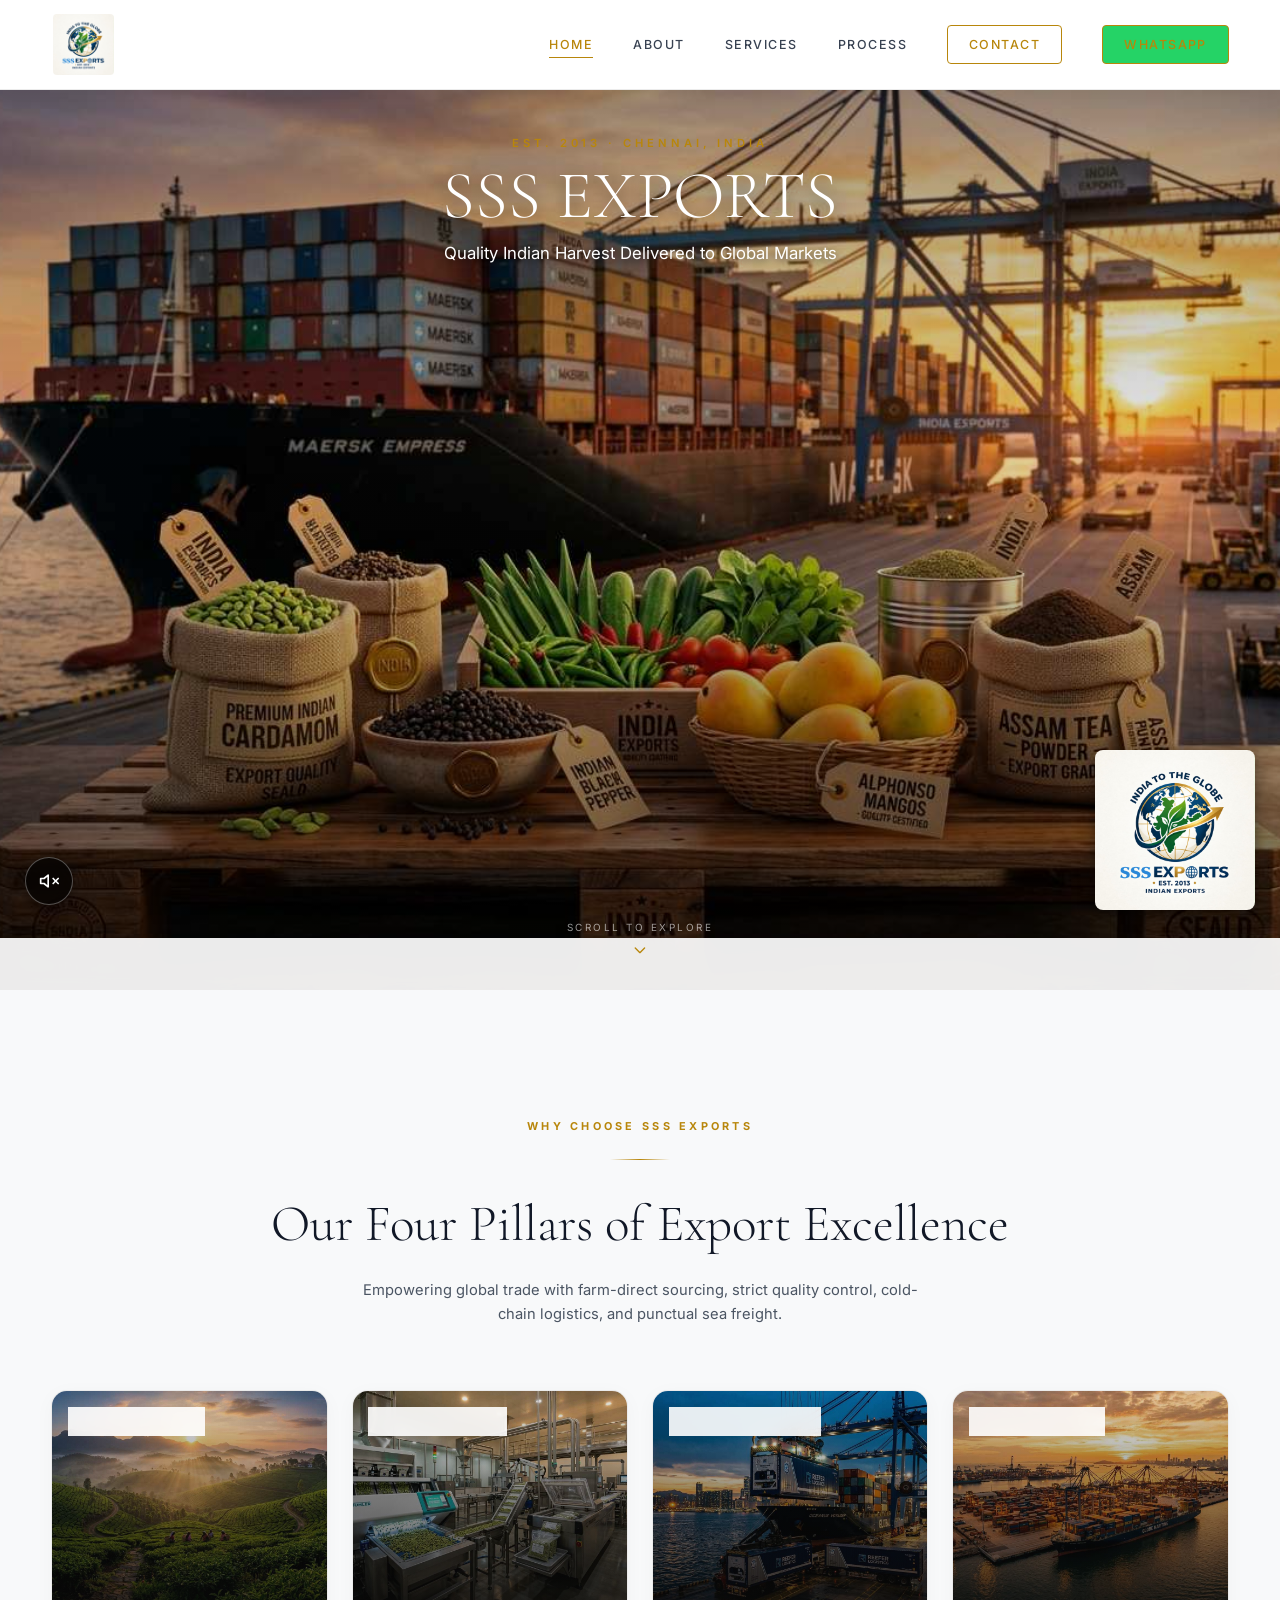
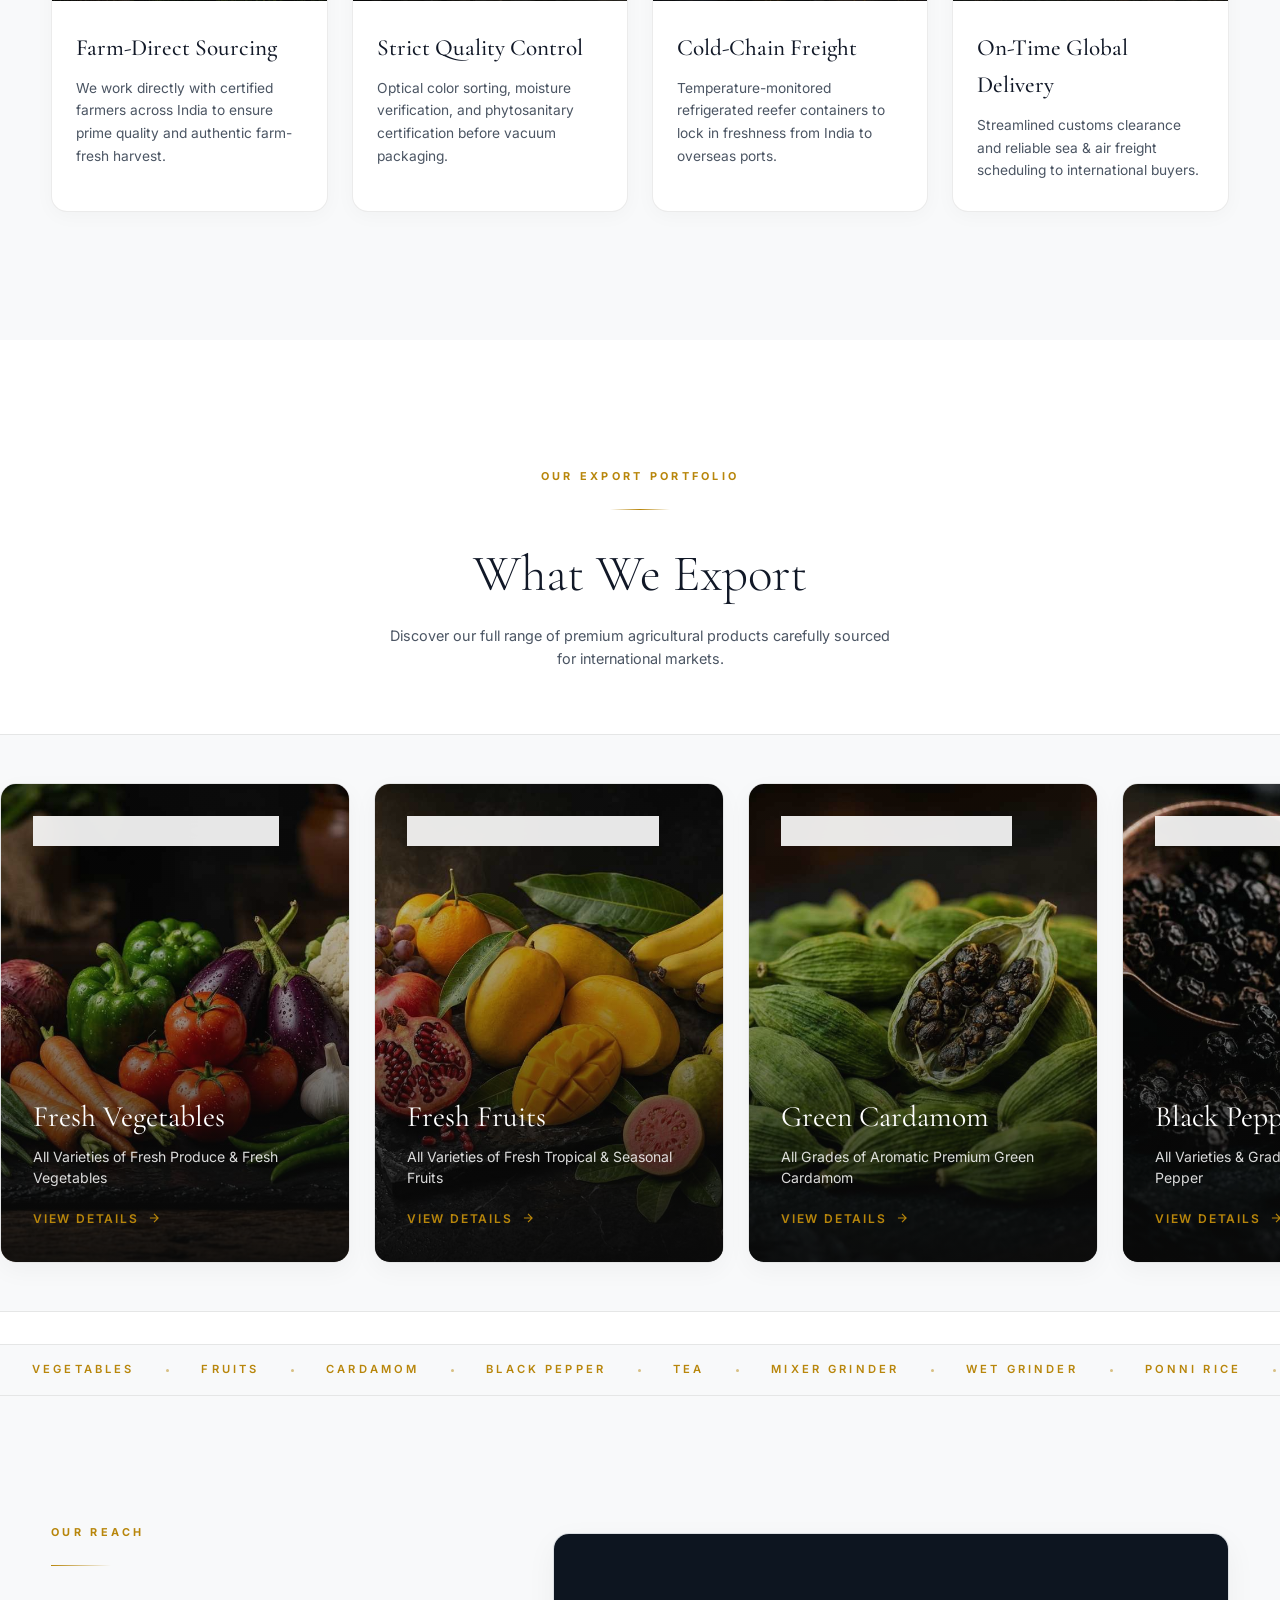
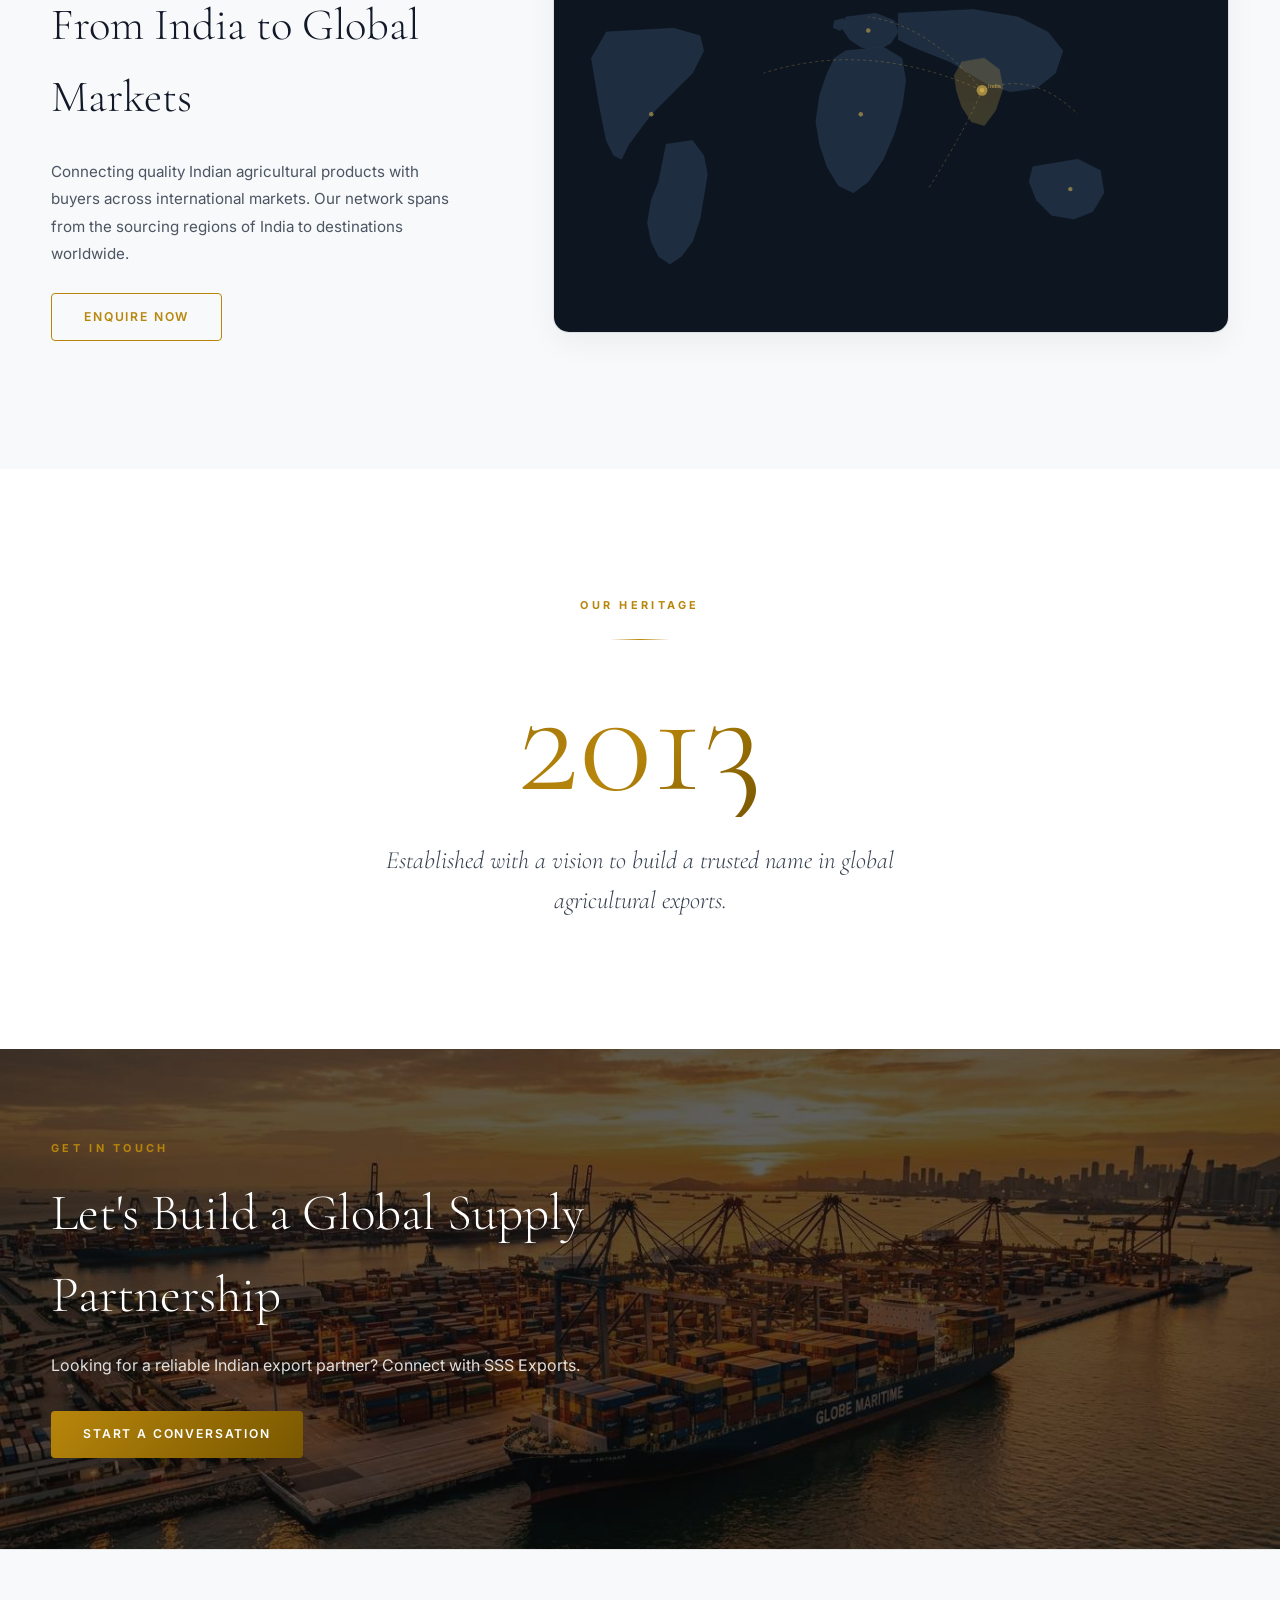
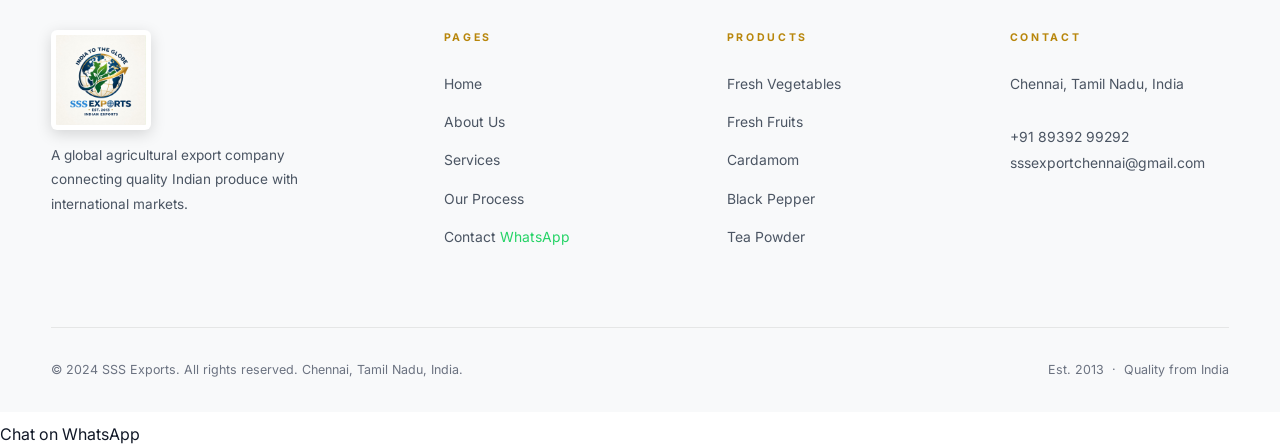
<file: index.html>
<!DOCTYPE html>
<html lang="en">
<head>
<meta charset="UTF-8">
<meta name="viewport" content="width=device-width, initial-scale=1.0">
<title>SSS Exports — Agricultural Exporter in Chennai, India | Fresh Vegetables, Fruits & Spices</title>
<meta name="description" content="SSS Exports is a premier agricultural export company established in 2013 in Chennai, India. Supplying fresh vegetables, fruits, green cardamom, black pepper, and premium tea powder to global markets.">
<meta name="keywords" content="SSS Exports, agricultural exporter India, fresh vegetables export Chennai, cardamom exporter India, black pepper exporter, tea powder export, Indian produce supplier, global trade">
<meta name="author" content="SSS Exports">
<meta name="robots" content="index, follow, max-image-preview:large">
<meta name="theme-color" content="#0d241b">
<link rel="canonical" href="https://sssexports.com/index.html">

<!-- Open Graph / Facebook -->
<meta property="og:type" content="website">
<meta property="og:url" content="https://sssexports.com/">
<meta property="og:title" content="SSS Exports — Quality Agricultural Produce from India">
<meta property="og:description" content="Established 2013 in Chennai. Exporting fresh vegetables, fruits, cardamom, black pepper, and tea powder worldwide.">
<meta property="og:image" content="logo.png">

<!-- Twitter -->
<meta name="twitter:card" content="summary_large_image">
<meta name="twitter:title" content="SSS Exports — Quality Agricultural Produce from India">
<meta name="twitter:description" content="Established 2013 in Chennai. Exporting fresh vegetables, fruits, cardamom, black pepper, and tea powder worldwide.">
<meta name="twitter:image" content="logo.png">

<!-- Favicon & Stylesheet -->
<link rel="icon" type="image/png" href="logo.png">
<link rel="stylesheet" href="styles.css?v=5">

<!-- Structured Data / JSON-LD Schema -->
<script type="application/ld+json">
{
  "@context": "https://schema.org",
  "@type": "Organization",
  "name": "SSS Exports",
  "url": "https://sssexports.com",
  "logo": "https://sssexports.com/logo.png",
  "description": "Established in 2013, SSS Exports is a leading agricultural export enterprise based in Chennai, India, exporting fresh vegetables, fruits, cardamom, black pepper, and tea powder.",
  "foundingDate": "2013",
  "address": {
    "@type": "PostalAddress",
    "addressLocality": "Chennai",
    "addressRegion": "Tamil Nadu",
    "addressCountry": "India"
  },
  "contactPoint": {
    "@type": "ContactPoint",
    "telephone": "+91-8939299292",
    "contactType": "customer service",
    "email": "sssexportchennai@gmail.com",
    "areaServed": "Worldwide"
  }
}
</script>
</head>
<body>



<!-- NAVBAR -->
<nav class="navbar" id="navbar">
  <div class="container nav-inner">
    <a href="index.html" class="nav-logo">
      <img src="logo.png" alt="SSS Exports Logo" class="nav-logo-img">
      <div class="nav-logo-text">
        <span class="nav-logo-name">SSS Exports</span>
        <span class="nav-logo-sub">Est. 2013 · Chennai, India</span>
      </div>
    </a>
    <div class="nav-links">
      <a href="index.html" class="active">Home</a>
      <a href="about.html">About</a>
      <a href="services.html">Services</a>
      <a href="process.html">Process</a>
      <a href="contact.html" class="nav-cta">Contact</a>
      <a href="https://wa.me/918939299292" class="nav-cta" style="background:#25d366;border-color:#25d366;color:#fff;" target="_blank" rel="noopener">WhatsApp</a>
    </div>
    <button class="nav-hamburger" id="nav-hamburger" aria-label="Menu">
      <span></span><span></span><span></span>
    </button>
  </div>
</nav>

<!-- MOBILE NAV -->
<div class="nav-mobile" id="nav-mobile">
  <button class="nav-mobile-close" id="nav-mobile-close">✕</button>
  <a href="index.html">Home</a>
  <a href="about.html">About</a>
  <a href="services.html">Services</a>
  <a href="process.html">Process</a>
  <a href="contact.html">Contact</a>
  <a href="https://wa.me/918939299292" style="color:#25d366;" target="_blank">WhatsApp</a>
</div>

<!-- HERO -->
<section class="hero" id="hero-section">
  <div class="hero-bg">
    <video id="hero-video" autoplay loop playsinline preload="auto" poster="hero_main.jpg">
      <source src="vide.mp4" type="video/mp4">
      <img src="hero_main.jpg" alt="SSS Exports agricultural export container ship and Indian spices produce">
    </video>
  </div>
  <!-- HERO SOUND TOGGLE BUTTON (BOTTOM-LEFT) -->
  <button id="hero-sound-btn" class="hero-sound-btn" aria-label="Toggle Sound" title="Sound Control">
    <svg id="sound-icon-on" viewBox="0 0 24 24" fill="none" stroke="currentColor" stroke-width="2" stroke-linecap="round" stroke-linejoin="round">
      <polygon points="11 5 6 9 2 9 2 15 6 15 11 19 11 5"></polygon>
      <path d="M19.07 4.93a10 10 0 0 1 0 14.14"></path>
      <path d="M15.54 8.46a5 5 0 0 1 0 7.07"></path>
    </svg>
    <svg id="sound-icon-off" viewBox="0 0 24 24" fill="none" stroke="currentColor" stroke-width="2" stroke-linecap="round" stroke-linejoin="round" style="display:none">
      <polygon points="11 5 6 9 2 9 2 15 6 15 11 19 11 5"></polygon>
      <line x1="23" y1="9" x2="17" y2="15"></line>
      <line x1="17" y1="9" x2="23" y2="15"></line>
    </svg>
  </button>
  <div class="hero-content" style="padding-top: 60px; transform: translateY(-15px);">
    <div class="hero-eyebrow" style="letter-spacing:0.35em;font-size:0.7rem;margin-bottom:0.4rem;">EST. 2013 · CHENNAI, INDIA</div>
    <h1 class="hero-headline" style="font-size: clamp(2.2rem, 5.5vw, 4.2rem); margin-bottom: 0.4rem; text-shadow: 0 4px 20px rgba(0,0,0,0.6);">
      SSS EXPORTS
    </h1>
    <p class="hero-sub" style="font-size: 1.05rem; max-width: 480px; margin-bottom: 0.5rem; color: #ffffff; text-shadow: 0 2px 10px rgba(0,0,0,0.7); font-weight: 400;">
      Quality Indian Harvest Delivered to Global Markets
    </p>
  </div>
  <img src="logo.png" alt="SSS Exports" class="hero-corner-logo" style="position: absolute; bottom: 80px; right: 25px; width: 160px; height: auto; z-index: 50; border-radius: 8px; box-shadow: 0 4px 15px rgba(0,0,0,0.5); pointer-events: none;">
  <div class="hero-scroll-indicator">
    <span>Scroll to Explore</span>
    <svg fill="none" viewBox="0 0 24 24" stroke-width="2"><path stroke-linecap="round" stroke-linejoin="round" d="M19 9l-7 7-7-7" /></svg>
  </div>
  <div class="hero-marquee marquee-wrap">
    <div class="marquee-track">
      <div class="marquee-item">FRESH VEGETABLES <span class="marquee-dot"></span> FRESH FRUITS <span class="marquee-dot"></span> CARDAMOM <span class="marquee-dot"></span> BLACK PEPPER <span class="marquee-dot"></span> TEA POWDER <span class="marquee-dot"></span> MIXER GRINDER <span class="marquee-dot"></span> WET GRINDER <span class="marquee-dot"></span> PONNI RICE <span class="marquee-dot"></span> MATTA RICE <span class="marquee-dot"></span> PROCESSED FOOD <span class="marquee-dot"></span> GLOBAL EXPORTS <span class="marquee-dot"></span></div>
      <div class="marquee-item">FRESH VEGETABLES <span class="marquee-dot"></span> FRESH FRUITS <span class="marquee-dot"></span> CARDAMOM <span class="marquee-dot"></span> BLACK PEPPER <span class="marquee-dot"></span> TEA POWDER <span class="marquee-dot"></span> MIXER GRINDER <span class="marquee-dot"></span> WET GRINDER <span class="marquee-dot"></span> PONNI RICE <span class="marquee-dot"></span> MATTA RICE <span class="marquee-dot"></span> PROCESSED FOOD <span class="marquee-dot"></span> GLOBAL EXPORTS <span class="marquee-dot"></span></div>
    </div>
  </div>
</section>



<!-- WHY CHOOSE -->
<section class="why-section">
  <div class="container">
    <div class="section-header" data-reveal>
      <div class="t-label">Why Choose SSS Exports</div>
      <div class="gold-line"></div>
      <h2>Our Four Pillars of Export Excellence</h2>
      <p style="color:var(--clr-text-muted); max-width:560px; margin:0.8rem auto 0; font-size:0.92rem;">Empowering global trade with farm-direct sourcing, strict quality control, cold-chain logistics, and punctual sea freight.</p>
    </div>
    <div class="why-grid-v2">
      <!-- Card 1 -->
      <div class="why-card-v2" data-reveal>
        <div class="why-card-img-wrap">
          <img loading="lazy" src="hero_about.jpg" alt="Direct Indian farm sourcing and harvest">
          <div class="why-card-img-overlay"></div>
          <span class="why-card-badge">Direct Sourcing</span>
        </div>
        <div class="why-card-body">
          <h3>Farm-Direct Sourcing</h3>
          <p>We work directly with certified farmers across India to ensure prime quality and authentic farm-fresh harvest.</p>
        </div>
      </div>
      <!-- Card 2 -->
      <div class="why-card-v2" data-reveal>
        <div class="why-card-img-wrap">
          <img loading="lazy" src="hero_process.jpg" alt="Optical sorting and quality inspection laboratory">
          <div class="why-card-img-overlay"></div>
          <span class="why-card-badge">Quality Assured</span>
        </div>
        <div class="why-card-body">
          <h3>Strict Quality Control</h3>
          <p>Optical color sorting, moisture verification, and phytosanitary certification before vacuum packaging.</p>
        </div>
      </div>
      <!-- Card 3 -->
      <div class="why-card-v2" data-reveal>
        <div class="why-card-img-wrap">
          <img loading="lazy" src="hero_services.jpg" alt="Cold-chain reefer container ocean cargo loading">
          <div class="why-card-img-overlay"></div>
          <span class="why-card-badge">Cold-Chain Reefer</span>
        </div>
        <div class="why-card-body">
          <h3>Cold-Chain Freight</h3>
          <p>Temperature-monitored refrigerated reefer containers to lock in freshness from India to overseas ports.</p>
        </div>
      </div>
      <!-- Card 4 -->
      <div class="why-card-v2" data-reveal>
        <div class="why-card-img-wrap">
          <img loading="lazy" src="hero_contact.jpg" alt="Global container trade ship ocean freight">
          <div class="why-card-img-overlay"></div>
          <span class="why-card-badge">Global Delivery</span>
        </div>
        <div class="why-card-body">
          <h3>On-Time Global Delivery</h3>
          <p>Streamlined customs clearance and reliable sea & air freight scheduling to international buyers.</p>
        </div>
      </div>
    </div>
  </div>
</section>



<!-- PRODUCTS SHOWCASE -->
<section class="products-section" style="padding-bottom: 2rem;">
  <div class="container">
    <div class="section-header" data-reveal>
      <div class="t-label">Our Export Portfolio</div>
      <div class="gold-line"></div>
      <h2>What We Export</h2>
      <p style="color:var(--clr-text-muted); font-size:0.9rem; margin-top:0.5rem;">Discover our full range of premium agricultural products carefully sourced for international markets.</p>
    </div>
  </div>
  
  <div class="product-banner-wrap">
    <div class="product-banner-track">
      <!-- Set 1 -->
      <div class="product-slide-card" onclick="window.location.href='services.html#vegetables'">
        <div class="product-slide-img"><img loading="lazy" src="vegetables.jpg" alt="Fresh vegetables import export produce from India"></div>
        <div class="product-slide-overlay"></div>
        <div class="product-slide-content">
          <span class="product-slide-tag">Export Grade &bull; All Varieties</span>
          <div class="product-slide-info">
            <h3>Fresh Vegetables</h3>
            <p>All Varieties of Fresh Produce &amp; Fresh Vegetables</p>
            <span class="product-slide-link">View Details <svg viewBox="0 0 24 24" fill="none" stroke="currentColor" stroke-width="2"><path d="M5 12h14M12 5l7 7-7 7"/></svg></span>
          </div>
        </div>
      </div>
      
      <div class="product-slide-card" onclick="window.location.href='services.html#fruits'">
        <div class="product-slide-img"><img loading="lazy" src="fruits.jpg" alt="Fresh tropical fruits export"></div>
        <div class="product-slide-overlay"></div>
        <div class="product-slide-content">
          <span class="product-slide-tag">Fresh Harvest &bull; All Varieties</span>
          <div class="product-slide-info">
            <h3>Fresh Fruits</h3>
            <p>All Varieties of Fresh Tropical &amp; Seasonal Fruits</p>
            <span class="product-slide-link">View Details <svg viewBox="0 0 24 24" fill="none" stroke="currentColor" stroke-width="2"><path d="M5 12h14M12 5l7 7-7 7"/></svg></span>
          </div>
        </div>
      </div>
      
      <div class="product-slide-card" onclick="window.location.href='services.html#cardamom'">
        <div class="product-slide-img"><img loading="lazy" src="cardamom.jpg" alt="Premium green cardamom pods"></div>
        <div class="product-slide-overlay"></div>
        <div class="product-slide-content">
          <span class="product-slide-tag">Premium Spice &bull; All Grades</span>
          <div class="product-slide-info">
            <h3>Green Cardamom</h3>
            <p>All Grades of Aromatic Premium Green Cardamom</p>
            <span class="product-slide-link">View Details <svg viewBox="0 0 24 24" fill="none" stroke="currentColor" stroke-width="2"><path d="M5 12h14M12 5l7 7-7 7"/></svg></span>
          </div>
        </div>
      </div>
      
      <div class="product-slide-card" onclick="window.location.href='services.html#pepper'">
        <div class="product-slide-img"><img loading="lazy" src="pepper.jpg" alt="Premium black pepper export grade"></div>
        <div class="product-slide-overlay"></div>
        <div class="product-slide-content">
          <span class="product-slide-tag">King of Spices &bull; All Grades</span>
          <div class="product-slide-info">
            <h3>Black Pepper</h3>
            <p>All Varieties &amp; Grades of Premium Black Pepper</p>
            <span class="product-slide-link">View Details <svg viewBox="0 0 24 24" fill="none" stroke="currentColor" stroke-width="2"><path d="M5 12h14M12 5l7 7-7 7"/></svg></span>
          </div>
        </div>
      </div>
      
      <div class="product-slide-card" onclick="window.location.href='services.html#tea'">
        <div class="product-slide-img"><img loading="lazy" src="tea.jpg" alt="Premium tea powder export grade"></div>
        <div class="product-slide-overlay"></div>
        <div class="product-slide-content">
          <span class="product-slide-tag">Fine Blend &bull; High Quality</span>
          <div class="product-slide-info">
            <h3>Tea Powder</h3>
            <p>All Varieties &amp; Blends of Export Quality Tea Powder</p>
            <span class="product-slide-link">View Details <svg viewBox="0 0 24 24" fill="none" stroke="currentColor" stroke-width="2"><path d="M5 12h14M12 5l7 7-7 7"/></svg></span>
          </div>
        </div>
      </div>

      <div class="product-slide-card" onclick="window.location.href='services.html'">
        <div class="product-slide-img"><img loading="lazy" src="mixer_grinder.png" alt="Commercial Mixer Grinder"></div>
        <div class="product-slide-overlay"></div>
        <div class="product-slide-content">
          <span class="product-slide-tag">Appliance &bull; High Quality</span>
          <div class="product-slide-info">
            <h3>Mixer Grinder</h3>
            <p>Commercial Mixer Grinders</p>
            <span class="product-slide-link">View Details <svg viewBox="0 0 24 24" fill="none" stroke="currentColor" stroke-width="2"><path d="M5 12h14M12 5l7 7-7 7"/></svg></span>
          </div>
        </div>
      </div>

      <div class="product-slide-card" onclick="window.location.href='services.html'">
        <div class="product-slide-img"><img loading="lazy" src="wet_grinder.png" alt="Commercial Wet Grinder"></div>
        <div class="product-slide-overlay"></div>
        <div class="product-slide-content">
          <span class="product-slide-tag">Appliance &bull; High Quality</span>
          <div class="product-slide-info">
            <h3>Wet Grinder</h3>
            <p>Commercial Wet Grinders</p>
            <span class="product-slide-link">View Details <svg viewBox="0 0 24 24" fill="none" stroke="currentColor" stroke-width="2"><path d="M5 12h14M12 5l7 7-7 7"/></svg></span>
          </div>
        </div>
      </div>

      <div class="product-slide-card" onclick="window.location.href='services.html'">
        <div class="product-slide-img"><img loading="lazy" src="ponni_rice.jpg" alt="Premium Ponni Rice"></div>
        <div class="product-slide-overlay"></div>
        <div class="product-slide-content">
          <span class="product-slide-tag">Premium Rice &bull; Aged</span>
          <div class="product-slide-info">
            <h3>Ponni Rice</h3>
            <p>High-quality Indian Ponni rice</p>
            <span class="product-slide-link">View Details <svg viewBox="0 0 24 24" fill="none" stroke="currentColor" stroke-width="2"><path d="M5 12h14M12 5l7 7-7 7"/></svg></span>
          </div>
        </div>
      </div>

      <div class="product-slide-card" onclick="window.location.href='services.html'">
        <div class="product-slide-img"><img loading="lazy" src="matta_rice.jpg" alt="Kerala Matta Rice"></div>
        <div class="product-slide-overlay"></div>
        <div class="product-slide-content">
          <span class="product-slide-tag">Premium Rice &bull; Nutrient-rich</span>
          <div class="product-slide-info">
            <h3>Matta Rice</h3>
            <p>Authentic Kerala Matta rice</p>
            <span class="product-slide-link">View Details <svg viewBox="0 0 24 24" fill="none" stroke="currentColor" stroke-width="2"><path d="M5 12h14M12 5l7 7-7 7"/></svg></span>
          </div>
        </div>
      </div>

      <div class="product-slide-card" onclick="window.location.href='services.html'">
        <div class="product-slide-img"><img loading="lazy" src="processed_food.jpg" alt="Processed Foods"></div>
        <div class="product-slide-overlay"></div>
        <div class="product-slide-content">
          <span class="product-slide-tag">Packaged &bull; Ready-to-eat</span>
          <div class="product-slide-info">
            <h3>Processed Foods</h3>
            <p>Spices, pickles, and meals</p>
            <span class="product-slide-link">View Details <svg viewBox="0 0 24 24" fill="none" stroke="currentColor" stroke-width="2"><path d="M5 12h14M12 5l7 7-7 7"/></svg></span>
          </div>
        </div>
      </div>

      <!-- Set 2 (Duplicate for Infinite Seamless Running Loop) -->
      <div class="product-slide-card" onclick="window.location.href='services.html#vegetables'">
        <div class="product-slide-img"><img loading="lazy" src="vegetables.jpg" alt="Fresh vegetables import export produce from India"></div>
        <div class="product-slide-overlay"></div>
        <div class="product-slide-content">
          <span class="product-slide-tag">Export Grade &bull; All Varieties</span>
          <div class="product-slide-info">
            <h3>Fresh Vegetables</h3>
            <p>All Varieties of Fresh Produce &amp; Fresh Vegetables</p>
            <span class="product-slide-link">View Details <svg viewBox="0 0 24 24" fill="none" stroke="currentColor" stroke-width="2"><path d="M5 12h14M12 5l7 7-7 7"/></svg></span>
          </div>
        </div>
      </div>
      
      <div class="product-slide-card" onclick="window.location.href='services.html#fruits'">
        <div class="product-slide-img"><img loading="lazy" src="fruits.jpg" alt="Fresh tropical fruits export"></div>
        <div class="product-slide-overlay"></div>
        <div class="product-slide-content">
          <span class="product-slide-tag">Fresh Harvest &bull; All Varieties</span>
          <div class="product-slide-info">
            <h3>Fresh Fruits</h3>
            <p>All Varieties of Fresh Tropical &amp; Seasonal Fruits</p>
            <span class="product-slide-link">View Details <svg viewBox="0 0 24 24" fill="none" stroke="currentColor" stroke-width="2"><path d="M5 12h14M12 5l7 7-7 7"/></svg></span>
          </div>
        </div>
      </div>
      
      <div class="product-slide-card" onclick="window.location.href='services.html#cardamom'">
        <div class="product-slide-img"><img loading="lazy" src="cardamom.jpg" alt="Premium green cardamom pods"></div>
        <div class="product-slide-overlay"></div>
        <div class="product-slide-content">
          <span class="product-slide-tag">Premium Spice &bull; All Grades</span>
          <div class="product-slide-info">
            <h3>Green Cardamom</h3>
            <p>All Grades of Aromatic Premium Green Cardamom</p>
            <span class="product-slide-link">View Details <svg viewBox="0 0 24 24" fill="none" stroke="currentColor" stroke-width="2"><path d="M5 12h14M12 5l7 7-7 7"/></svg></span>
          </div>
        </div>
      </div>
      
      <div class="product-slide-card" onclick="window.location.href='services.html#pepper'">
        <div class="product-slide-img"><img loading="lazy" src="pepper.jpg" alt="Premium black pepper export grade"></div>
        <div class="product-slide-overlay"></div>
        <div class="product-slide-content">
          <span class="product-slide-tag">King of Spices &bull; All Grades</span>
          <div class="product-slide-info">
            <h3>Black Pepper</h3>
            <p>All Varieties &amp; Grades of Premium Black Pepper</p>
            <span class="product-slide-link">View Details <svg viewBox="0 0 24 24" fill="none" stroke="currentColor" stroke-width="2"><path d="M5 12h14M12 5l7 7-7 7"/></svg></span>
          </div>
        </div>
      </div>
      
      <div class="product-slide-card" onclick="window.location.href='services.html#tea'">
        <div class="product-slide-img"><img loading="lazy" src="tea.jpg" alt="Premium tea powder export grade"></div>
        <div class="product-slide-overlay"></div>
        <div class="product-slide-content">
          <span class="product-slide-tag">Fine Blend &bull; High Quality</span>
          <div class="product-slide-info">
            <h3>Tea Powder</h3>
            <p>All Varieties &amp; Blends of Export Quality Tea Powder</p>
            <span class="product-slide-link">View Details <svg viewBox="0 0 24 24" fill="none" stroke="currentColor" stroke-width="2"><path d="M5 12h14M12 5l7 7-7 7"/></svg></span>
          </div>
        </div>
      </div>

      <div class="product-slide-card" onclick="window.location.href='services.html'">
        <div class="product-slide-img"><img loading="lazy" src="mixer_grinder.png" alt="Commercial Mixer Grinder"></div>
        <div class="product-slide-overlay"></div>
        <div class="product-slide-content">
          <span class="product-slide-tag">Appliance &bull; High Quality</span>
          <div class="product-slide-info">
            <h3>Mixer Grinder</h3>
            <p>Commercial Mixer Grinders</p>
            <span class="product-slide-link">View Details <svg viewBox="0 0 24 24" fill="none" stroke="currentColor" stroke-width="2"><path d="M5 12h14M12 5l7 7-7 7"/></svg></span>
          </div>
        </div>
      </div>

      <div class="product-slide-card" onclick="window.location.href='services.html'">
        <div class="product-slide-img"><img loading="lazy" src="wet_grinder.png" alt="Commercial Wet Grinder"></div>
        <div class="product-slide-overlay"></div>
        <div class="product-slide-content">
          <span class="product-slide-tag">Appliance &bull; High Quality</span>
          <div class="product-slide-info">
            <h3>Wet Grinder</h3>
            <p>Commercial Wet Grinders</p>
            <span class="product-slide-link">View Details <svg viewBox="0 0 24 24" fill="none" stroke="currentColor" stroke-width="2"><path d="M5 12h14M12 5l7 7-7 7"/></svg></span>
          </div>
        </div>
      </div>

      <div class="product-slide-card" onclick="window.location.href='services.html'">
        <div class="product-slide-img"><img loading="lazy" src="ponni_rice.jpg" alt="Premium Ponni Rice"></div>
        <div class="product-slide-overlay"></div>
        <div class="product-slide-content">
          <span class="product-slide-tag">Premium Rice &bull; Aged</span>
          <div class="product-slide-info">
            <h3>Ponni Rice</h3>
            <p>High-quality Indian Ponni rice</p>
            <span class="product-slide-link">View Details <svg viewBox="0 0 24 24" fill="none" stroke="currentColor" stroke-width="2"><path d="M5 12h14M12 5l7 7-7 7"/></svg></span>
          </div>
        </div>
      </div>

      <div class="product-slide-card" onclick="window.location.href='services.html'">
        <div class="product-slide-img"><img loading="lazy" src="matta_rice.jpg" alt="Kerala Matta Rice"></div>
        <div class="product-slide-overlay"></div>
        <div class="product-slide-content">
          <span class="product-slide-tag">Premium Rice &bull; Nutrient-rich</span>
          <div class="product-slide-info">
            <h3>Matta Rice</h3>
            <p>Authentic Kerala Matta rice</p>
            <span class="product-slide-link">View Details <svg viewBox="0 0 24 24" fill="none" stroke="currentColor" stroke-width="2"><path d="M5 12h14M12 5l7 7-7 7"/></svg></span>
          </div>
        </div>
      </div>

      <div class="product-slide-card" onclick="window.location.href='services.html'">
        <div class="product-slide-img"><img loading="lazy" src="processed_food.jpg" alt="Processed Foods"></div>
        <div class="product-slide-overlay"></div>
        <div class="product-slide-content">
          <span class="product-slide-tag">Packaged &bull; Ready-to-eat</span>
          <div class="product-slide-info">
            <h3>Processed Foods</h3>
            <p>Spices, pickles, and meals</p>
            <span class="product-slide-link">View Details <svg viewBox="0 0 24 24" fill="none" stroke="currentColor" stroke-width="2"><path d="M5 12h14M12 5l7 7-7 7"/></svg></span>
          </div>
        </div>
      </div>
    </div>
  </div>
</section>

<!-- PRODUCT MARQUEE -->
<div class="marquee-wrap marquee-dark">
  <div class="marquee-track" style="animation-direction:reverse">
    <div class="marquee-item">VEGETABLES <span class="marquee-dot"></span> FRUITS <span class="marquee-dot"></span> CARDAMOM <span class="marquee-dot"></span> BLACK PEPPER <span class="marquee-dot"></span> TEA <span class="marquee-dot"></span> MIXER GRINDER <span class="marquee-dot"></span> WET GRINDER <span class="marquee-dot"></span> PONNI RICE <span class="marquee-dot"></span> MATTA RICE <span class="marquee-dot"></span> PROCESSED FOOD <span class="marquee-dot"></span> INDIAN ORIGIN <span class="marquee-dot"></span> GLOBAL MARKETS <span class="marquee-dot"></span></div>
    <div class="marquee-item">VEGETABLES <span class="marquee-dot"></span> FRUITS <span class="marquee-dot"></span> CARDAMOM <span class="marquee-dot"></span> BLACK PEPPER <span class="marquee-dot"></span> TEA <span class="marquee-dot"></span> MIXER GRINDER <span class="marquee-dot"></span> WET GRINDER <span class="marquee-dot"></span> PONNI RICE <span class="marquee-dot"></span> MATTA RICE <span class="marquee-dot"></span> PROCESSED FOOD <span class="marquee-dot"></span> INDIAN ORIGIN <span class="marquee-dot"></span> GLOBAL MARKETS <span class="marquee-dot"></span></div>
  </div>
</div>

<!-- GLOBAL REACH -->
<section class="global-section">
  <div class="container">
    <div class="global-inner">
      <div class="global-text" data-reveal="left">
        <div class="t-label">Our Reach</div>
        <div class="gold-line-left gold-line"></div>
        <h2>From India to Global Markets</h2>
        <p>Connecting quality Indian agricultural products with buyers across international markets. Our network spans from the sourcing regions of India to destinations worldwide.</p>
        <br>
        <a href="contact.html" class="btn btn-ghost">Enquire Now</a>
      </div>
      <div class="global-map" data-reveal="right">
        <svg viewBox="0 0 900 450" xmlns="http://www.w3.org/2000/svg" style="width:100%;height:100%;background:#0d1520">
          <!-- Simplified world map outlines -->
          <g fill="#1e2d40" stroke="#2a3d52" stroke-width="0.5">
            <!-- North America -->
            <path d="M70,90 L160,85 L195,95 L200,115 L185,145 L170,160 L150,180 L130,200 L115,220 L100,240 L90,260 L80,255 L70,235 L65,210 L60,185 L55,155 L50,125 Z"/>
            <!-- South America -->
            <path d="M150,240 L185,235 L200,255 L205,280 L200,310 L195,340 L185,370 L170,390 L155,400 L140,390 L130,370 L125,345 L130,315 L140,290 L145,265 Z"/>
            <!-- Europe -->
            <path d="M390,70 L430,65 L455,75 L460,90 L450,105 L430,115 L410,110 L395,100 L385,85 Z"/>
            <!-- Africa -->
            <path d="M390,115 L440,110 L465,125 L470,155 L465,190 L455,225 L440,260 L420,290 L400,305 L380,295 L365,270 L355,240 L350,210 L355,175 L365,145 L375,125 Z"/>
            <!-- Asia -->
            <path d="M460,65 L560,60 L620,70 L660,90 L680,115 L670,145 L645,165 L610,170 L580,160 L555,145 L530,130 L505,120 L480,110 L460,100 Z"/>
            <!-- India highlight -->
            <path d="M545,130 L575,125 L595,140 L600,165 L590,195 L575,215 L558,210 L545,190 L538,168 L535,148 Z" fill="#c9a84c" opacity="0.25" stroke="#c9a84c" stroke-width="1"/>
            <!-- Australia -->
            <path d="M640,270 L700,260 L730,275 L735,305 L720,330 L695,340 L665,335 L645,315 L635,290 Z"/>
            <!-- UK/Ireland -->
            <path d="M375,75 L387,72 L390,82 L382,88 L373,84 Z"/>
          </g>
          <!-- Animated routes from India -->
          <g stroke="#c9a84c" stroke-width="0.8" fill="none" opacity="0.5">
            <path d="M572,168 Q420,100 280,145" stroke-dasharray="4,4"><animate attributeName="stroke-dashoffset" values="100;0" dur="4s" repeatCount="indefinite"/></path>
            <path d="M572,168 Q550,220 500,300" stroke-dasharray="4,4"><animate attributeName="stroke-dashoffset" values="100;0" dur="5s" repeatCount="indefinite"/></path>
            <path d="M572,168 Q640,140 700,200" stroke-dasharray="4,4"><animate attributeName="stroke-dashoffset" values="100;0" dur="4.5s" repeatCount="indefinite"/></path>
            <path d="M572,168 Q500,80 420,70" stroke-dasharray="4,4"><animate attributeName="stroke-dashoffset" values="100;0" dur="3.5s" repeatCount="indefinite"/></path>
          </g>
          <!-- Origin dot — India -->
          <circle cx="572" cy="168" r="5" fill="#c9a84c">
            <animate attributeName="r" values="5;9;5" dur="2.5s" repeatCount="indefinite"/>
            <animate attributeName="opacity" values="1;0.5;1" dur="2.5s" repeatCount="indefinite"/>
          </circle>
          <circle cx="572" cy="168" r="3" fill="#c9a84c"/>
          <text x="580" y="165" font-size="8" fill="#c9a84c" font-family="sans-serif" opacity="0.9">India</text>
          <!-- Destination dots -->
          <circle cx="130" cy="200" r="3" fill="#c9a84c" opacity="0.6"/>
          <circle cx="420" cy="88" r="3" fill="#c9a84c" opacity="0.6"/>
          <circle cx="690" cy="300" r="3" fill="#c9a84c" opacity="0.6"/>
          <circle cx="410" cy="200" r="3" fill="#c9a84c" opacity="0.6"/>
        </svg>
      </div>
    </div>
  </div>
</section>

<!-- SINCE 2013 -->
<section class="since-section">
  <div class="container" data-reveal="scale">
    <div class="t-label">Our Heritage</div>
    <div class="gold-line"></div>
    <div class="since-year">2013</div>
    <p class="since-text">Established with a vision to build a trusted name in global agricultural exports.</p>
  </div>
</section>

<!-- FINAL CTA -->
<section class="home-cta-section">
  <div class="cta-bg"><img loading="lazy" src="cargo.jpg" alt="International cargo shipping"></div>
  <div class="container">
    <div class="home-cta-content" data-reveal="left">
      <div class="t-label" style="margin-bottom:1rem">Get In Touch</div>
      <h2>Let's Build a Global Supply Partnership</h2>
      <p>Looking for a reliable Indian export partner? Connect with SSS Exports.</p>
      <a href="contact.html" class="btn btn-gold">Start a Conversation</a>
    </div>
  </div>
</section>

<!-- FOOTER -->
<footer>
  <div class="container">
    <div class="footer-grid">
      <div class="footer-brand">
        <img loading="lazy" src="logo.jpg" alt="SSS Exports Logo" class="footer-logo-img">
        <div class="brand-name">SSS EXPORTS</div>
        <div class="brand-est">Established 2013</div>
        <p>A global agricultural export company connecting quality Indian produce with international markets.</p>
      </div>
      <div class="footer-col">
        <h4>Pages</h4>
        <ul>
          <li><a href="index.html">Home</a></li>
          <li><a href="about.html">About Us</a></li>
          <li><a href="services.html">Services</a></li>
          <li><a href="process.html">Our Process</a></li>
          <li><a href="contact.html">Contact</a>
  <a href="https://wa.me/918939299292" style="color:#25d366;" target="_blank">WhatsApp</a></li>
        </ul>
      </div>
      <div class="footer-col">
        <h4>Products</h4>
        <ul>
          <li><a href="services.html">Fresh Vegetables</a></li>
          <li><a href="services.html">Fresh Fruits</a></li>
          <li><a href="services.html">Cardamom</a></li>
          <li><a href="services.html">Black Pepper</a></li>
          <li><a href="services.html">Tea Powder</a></li>
        </ul>
      </div>
      <div class="footer-col">
        <h4>Contact</h4>
        <address>
          Chennai, Tamil Nadu, India<br><br>
          <a href="tel:+918939299292">+91 89392 99292</a><br>
          <a href="mailto:sssexportchennai@gmail.com">sssexportchennai@gmail.com</a>
        </address>
      </div>
    </div>
    <div class="footer-bottom">
      <p>&copy; 2024 SSS Exports. All rights reserved. Chennai, Tamil Nadu, India.</p>
      <p style="color:var(--clr-text-dim)">Est. 2013 &nbsp;&middot;&nbsp; Quality from India</p>
    </div>
  </div>
</footer>



<!-- SOUND FLOAT REMOVED -->

<!-- WHATSAPP FLOAT (BOTTOM RIGHT CORNER) -->
<a href="https://wa.me/918939299292" class="wa-float" target="_blank" rel="noopener" aria-label="WhatsApp SSS Exports">
  <span class="wa-tooltip">Chat on WhatsApp</span>
  <svg width="28" height="28" viewBox="0 0 24 24" fill="white"><path d="M17.472 14.382c-.297-.149-1.758-.867-2.03-.967-.273-.099-.471-.148-.67.15-.197.297-.767.966-.94 1.164-.173.199-.347.223-.644.075-.297-.15-1.255-.463-2.39-1.475-.883-.788-1.48-1.761-1.653-2.059-.173-.297-.018-.458.13-.606.134-.133.298-.347.446-.52.149-.174.198-.298.298-.497.099-.198.05-.371-.025-.52-.075-.149-.669-1.612-.916-2.207-.242-.579-.487-.5-.669-.51-.173-.008-.371-.01-.57-.01-.198 0-.52.074-.792.372-.272.297-1.04 1.016-1.04 2.479 0 1.462 1.065 2.875 1.213 3.074.149.198 2.096 3.2 5.077 4.487.709.306 1.262.489 1.694.625.712.227 1.36.195 1.871.118.571-.085 1.758-.719 2.006-1.413.248-.694.248-1.289.173-1.413-.074-.124-.272-.198-.57-.347m-5.421 7.403h-.004a9.87 9.87 0 01-5.031-1.378l-.361-.214-3.741.982.998-3.648-.235-.374a9.86 9.86 0 01-1.51-5.26c.001-5.45 4.436-9.884 9.888-9.884 2.64 0 5.122 1.03 6.988 2.898a9.825 9.825 0 012.893 6.994c-.003 5.45-4.437 9.884-9.885 9.884m8.413-18.297A11.815 11.815 0 0012.05 0C5.495 0 .16 5.335.157 11.892c0 2.096.547 4.142 1.588 5.945L.057 24l6.305-1.654a11.882 11.882 0 005.683 1.448h.005c6.554 0 11.89-5.335 11.893-11.893a11.821 11.821 0 00-3.48-8.413Z"/></svg>
</a>

<script src="main.js"></script>
</body>
</html>
</file>
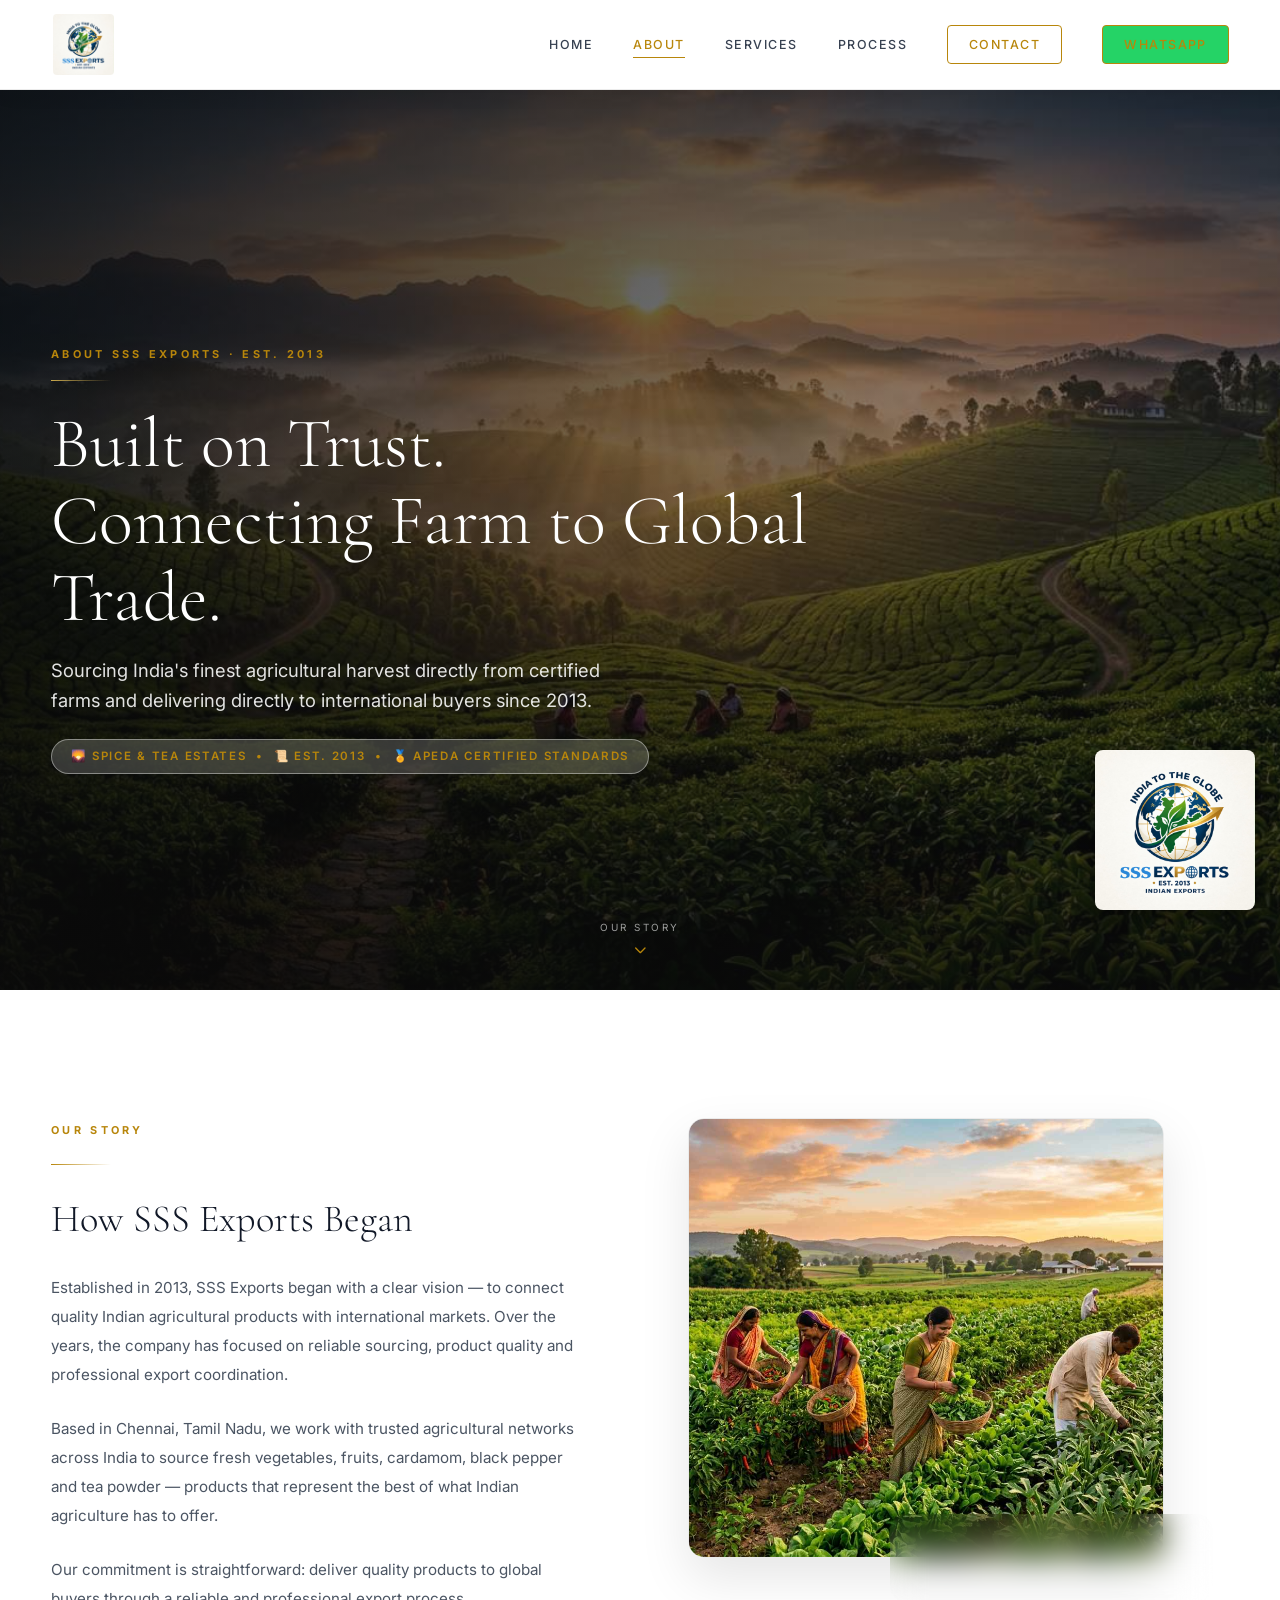
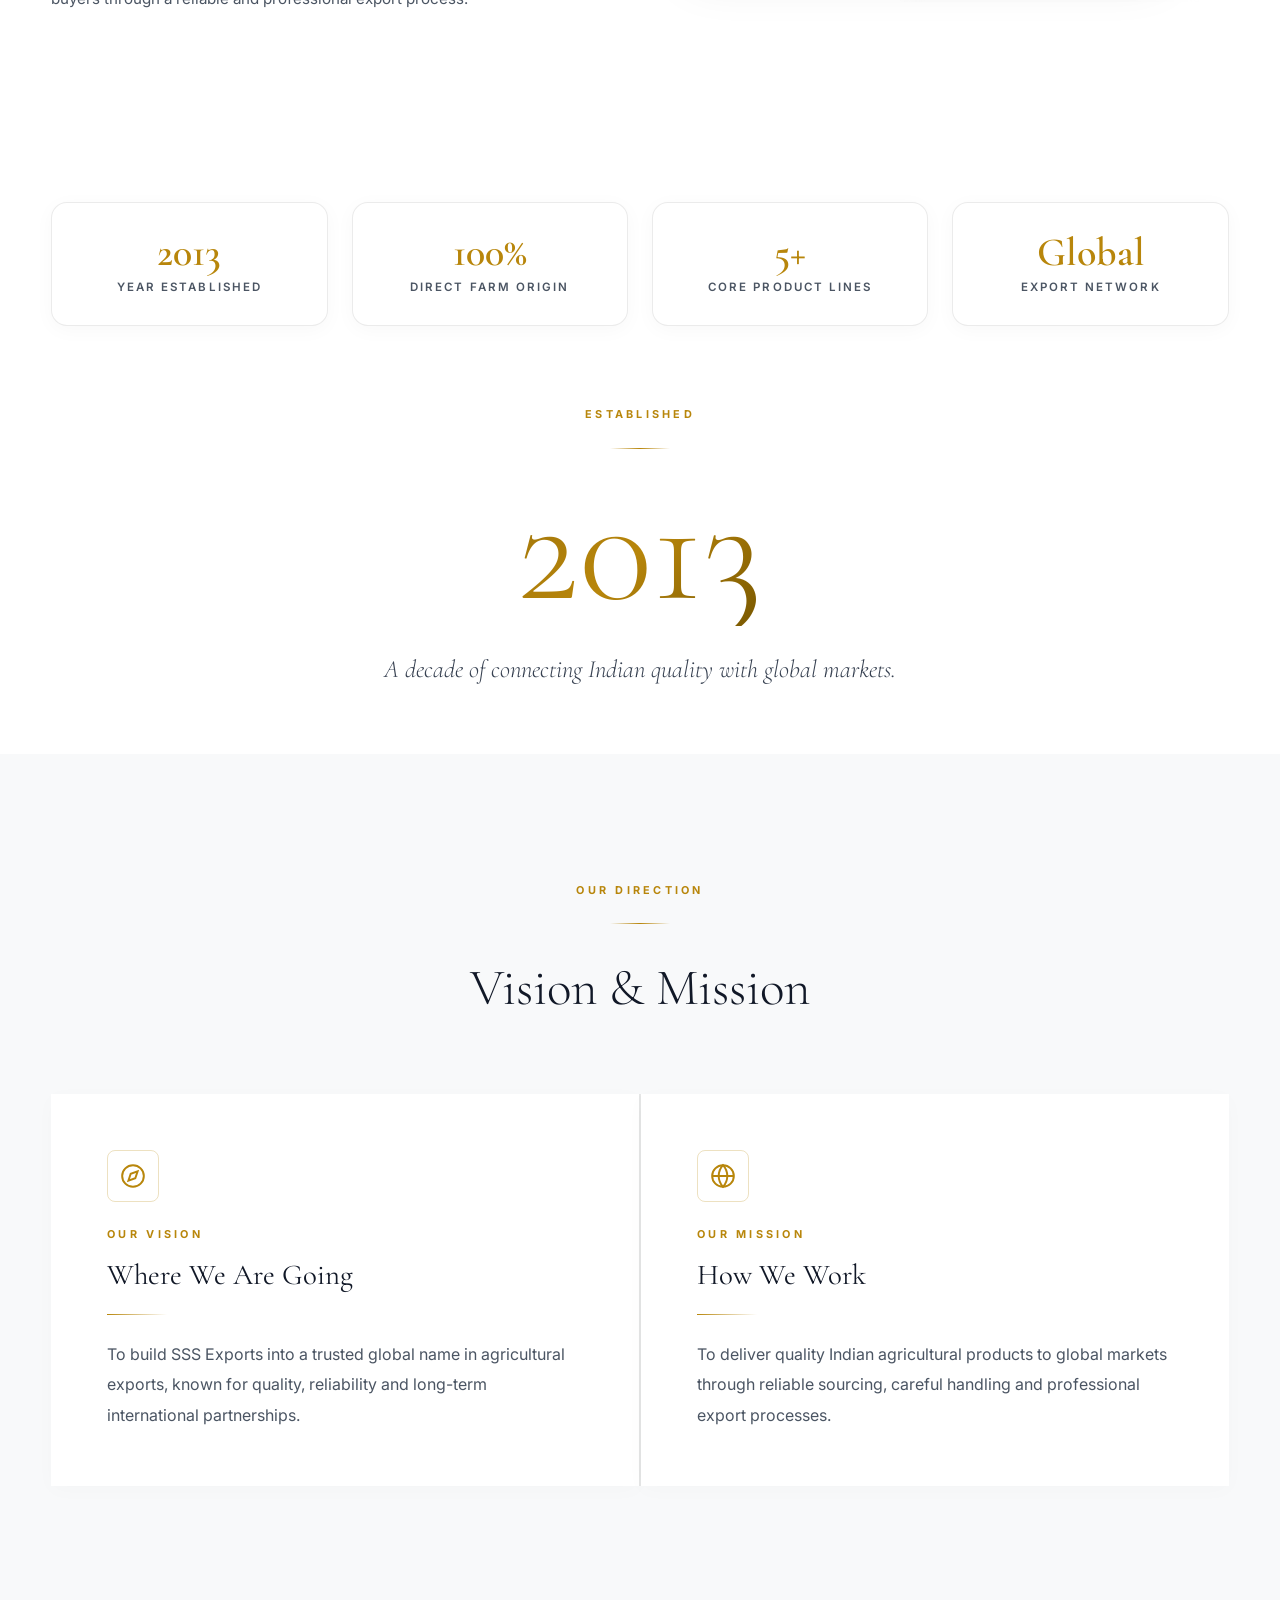
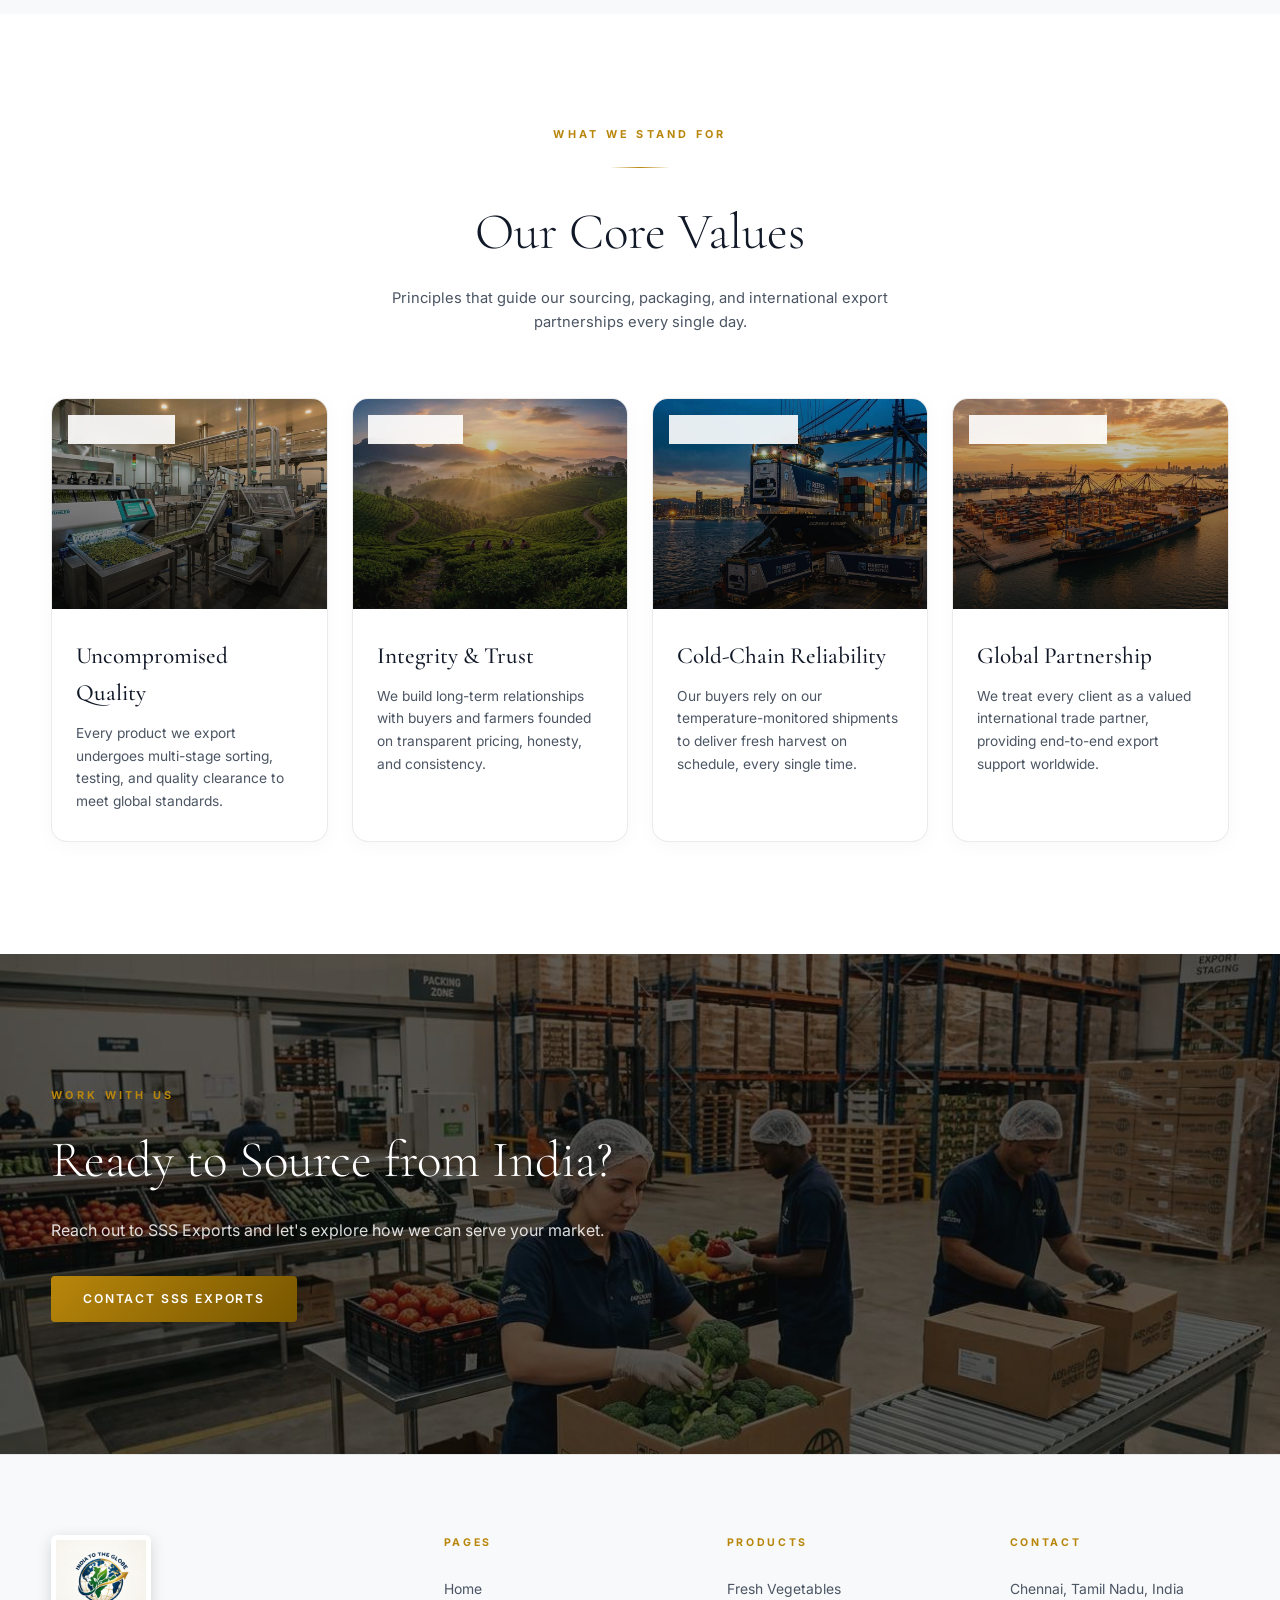
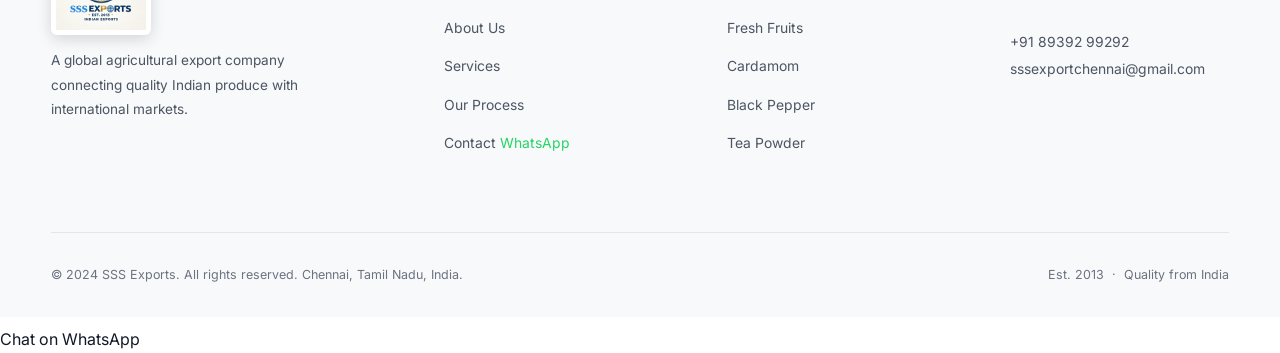
<file: about.html>
<!DOCTYPE html>
<html lang="en">
<head>
<meta charset="UTF-8">
<meta name="viewport" content="width=device-width, initial-scale=1.0">
<title>About SSS Exports — Agricultural Exporter Established 2013 | Chennai, India</title>
<meta name="description" content="Learn about SSS Exports, a leading agricultural exporter established in 2013 in Chennai, India. Sourcing and delivering premium Indian vegetables, fruits, cardamom, black pepper & tea worldwide.">
<meta name="keywords" content="About SSS Exports, Indian agricultural exporter, farm direct sourcing, Chennai exporter, company history">
<meta name="robots" content="index, follow">
<link rel="canonical" href="https://sssexports.com/about.html">
<link rel="icon" type="image/png" href="logo.png">
<link rel="stylesheet" href="styles.css?v=5">
</head>
<body>



<!-- NAVBAR -->
<nav class="navbar" id="navbar">
  <div class="container nav-inner">
    <a href="index.html" class="nav-logo">
      <img src="logo.png" alt="SSS Exports Logo" class="nav-logo-img">
      <div class="nav-logo-text">
        <span class="nav-logo-name">SSS Exports</span>
        <span class="nav-logo-sub">Est. 2013 · Chennai, India</span>
      </div>
    </a>
    <div class="nav-links">
      <a href="index.html">Home</a>
      <a href="about.html" class="active">About</a>
      <a href="services.html">Services</a>
      <a href="process.html">Process</a>
      <a href="contact.html" class="nav-cta">Contact</a>
      <a href="https://wa.me/918939299292" class="nav-cta" style="background:#25d366;border-color:#25d366;color:#fff;" target="_blank" rel="noopener">WhatsApp</a>
    </div>
    <button class="nav-hamburger" id="nav-hamburger" aria-label="Menu">
      <span></span><span></span><span></span>
    </button>
  </div>
</nav>
<div class="nav-mobile" id="nav-mobile">
  <button class="nav-mobile-close" id="nav-mobile-close">✕</button>
  <a href="index.html">Home</a>
  <a href="about.html">About</a>
  <a href="services.html">Services</a>
  <a href="process.html">Process</a>
  <a href="contact.html">Contact</a>
  <a href="https://wa.me/918939299292" style="color:#25d366;" target="_blank">WhatsApp</a>
</div>

<!-- PAGE HERO -->
<section class="page-hero">
  <div class="page-hero-bg"><img src="hero_about.jpg" alt="Lush green Indian spice and tea estate at golden sunrise"></div>
  <div class="page-hero-content">
    <div class="t-label" style="margin-bottom:1rem">About SSS Exports · Est. 2013</div>
    <div class="gold-line" style="margin:0 0 1.5rem;background:linear-gradient(90deg,#c9a84c,transparent)"></div>
    <h1>Built on Trust.<br>Connecting Farm to Global Trade.</h1>
    <p>Sourcing India's finest agricultural harvest directly from certified farms and delivering directly to international buyers since 2013.</p>
    <div class="hero-pill-badge">
      <span>🌄 Spice &amp; Tea Estates</span> &bull; <span>📜 Est. 2013</span> &bull; <span>🏅 APEDA Certified Standards</span>
    </div>
  </div>
  <img src="logo.png" alt="SSS Exports" class="hero-corner-logo" style="position: absolute; bottom: 80px; right: 25px; width: 160px; height: auto; z-index: 50; border-radius: 8px; box-shadow: 0 4px 15px rgba(0,0,0,0.5); pointer-events: none;">
  <div class="hero-scroll-indicator">
    <span>Our Story</span>
    <svg fill="none" viewBox="0 0 24 24" stroke-width="2"><path stroke-linecap="round" stroke-linejoin="round" d="M19 9l-7 7-7-7" /></svg>
  </div>
</section>

<!-- OUR STORY -->
<section class="about-story">
  <div class="container">
    <div class="about-story-inner">
      <div class="about-story-text" data-reveal="left">
        <div class="t-label">Our Story</div>
        <div class="gold-line-left gold-line"></div>
        <h2>How SSS Exports Began</h2>
        <p>Established in 2013, SSS Exports began with a clear vision — to connect quality Indian agricultural products with international markets. Over the years, the company has focused on reliable sourcing, product quality and professional export coordination.</p>
        <br>
        <p>Based in Chennai, Tamil Nadu, we work with trusted agricultural networks across India to source fresh vegetables, fruits, cardamom, black pepper and tea powder — products that represent the best of what Indian agriculture has to offer.</p>
        <br>
        <p>Our commitment is straightforward: deliver quality products to global buyers through a reliable and professional export process.</p>
      </div>
      <div class="about-story-frame" data-reveal="right">
        <img class="main-img" src="farm.jpg" alt="Indian farmers harvesting fresh produce at golden hour">
        <div class="about-story-badge">
          <div class="badge-icon">
            <svg width="24" height="24" fill="none" stroke="currentColor" stroke-width="2" viewBox="0 0 24 24"><path d="M12 2l3.09 6.26L22 9.27l-5 4.87 1.18 6.88L12 17.77l-6.18 3.25L7 14.14 2 9.27l6.91-1.01L12 2z"/></svg>
          </div>
          <div>
            <div class="badge-title">10+ Years Legacy</div>
            <div class="badge-sub">Established 2013 &bull; India</div>
          </div>
        </div>
      </div>
    </div>
  </div>
</section>

<!-- STATS METRICS BAR -->
<div class="container" data-reveal="scale">
  <div class="about-stats-bar">
    <div class="about-stat-card">
      <div class="about-stat-num">2013</div>
      <div class="about-stat-label">Year Established</div>
    </div>
    <div class="about-stat-card">
      <div class="about-stat-num">100%</div>
      <div class="about-stat-label">Direct Farm Origin</div>
    </div>
    <div class="about-stat-card">
      <div class="about-stat-num">5+</div>
      <div class="about-stat-label">Core Product Lines</div>
    </div>
    <div class="about-stat-card">
      <div class="about-stat-num">Global</div>
      <div class="about-stat-label">Export Network</div>
    </div>
  </div>
</div>

<!-- SINCE 2013 -->
<section class="since-section" style="padding:4rem 0">
  <div class="container" data-reveal="scale">
    <div class="t-label">Established</div>
    <div class="gold-line"></div>
    <div class="since-year">2013</div>
    <p class="since-text">A decade of connecting Indian quality with global markets.</p>
  </div>
</section>

<!-- VISION & MISSION -->
<section class="vision-mission">
  <div class="container">
    <div class="section-header" data-reveal>
      <div class="t-label">Our Direction</div>
      <div class="gold-line"></div>
      <h2>Vision &amp; Mission</h2>
    </div>
    <div class="vm-grid">
      <div class="vm-card" data-reveal="left">
        <div class="vm-icon-header">
          <svg width="26" height="26" fill="none" stroke="currentColor" stroke-width="1.8" viewBox="0 0 24 24"><circle cx="12" cy="12" r="10"/><path d="M16.24 7.76l-2.12 6.36-6.36 2.12 2.12-6.36 6.36-2.12z"/></svg>
        </div>
        <div class="t-label" style="margin-bottom:.5rem">Our Vision</div>
        <h3>Where We Are Going</h3>
        <div class="gold-line-left gold-line" style="margin:1rem 0 1.5rem"></div>
        <p>To build SSS Exports into a trusted global name in agricultural exports, known for quality, reliability and long-term international partnerships.</p>
      </div>
      <div class="vm-card" data-reveal="right">
        <div class="vm-icon-header">
          <svg width="26" height="26" fill="none" stroke="currentColor" stroke-width="1.8" viewBox="0 0 24 24"><circle cx="12" cy="12" r="10"/><line x1="2" y1="12" x2="22" y2="12"/><path d="M12 2a15.3 15.3 0 014 10 15.3 15.3 0 01-4 10 15.3 15.3 0 01-4-10 15.3 15.3 0 014-10z"/></svg>
        </div>
        <div class="t-label" style="margin-bottom:.5rem">Our Mission</div>
        <h3>How We Work</h3>
        <div class="gold-line-left gold-line" style="margin:1rem 0 1.5rem"></div>
        <p>To deliver quality Indian agricultural products to global markets through reliable sourcing, careful handling and professional export processes.</p>
      </div>
    </div>
  </div>
</section>

<!-- OUR VALUES -->
<section class="values-section" style="padding: 7rem 0;">
  <div class="container">
    <div class="section-header" data-reveal>
      <div class="t-label">What We Stand For</div>
      <div class="gold-line"></div>
      <h2>Our Core Values</h2>
      <p style="color:var(--clr-text-muted); max-width:560px; margin:0.8rem auto 0; font-size:0.92rem;">Principles that guide our sourcing, packaging, and international export partnerships every single day.</p>
    </div>
    <div class="why-grid-v2">
      <!-- Value 01 -->
      <div class="why-card-v2" data-reveal>
        <div class="why-card-img-wrap">
          <img src="hero_process.jpg" alt="Quality sorting and cleanroom laboratory testing">
          <div class="why-card-img-overlay"></div>
          <span class="why-card-badge">01 &bull; QUALITY</span>
        </div>
        <div class="why-card-body">
          <h3>Uncompromised Quality</h3>
          <p>Every product we export undergoes multi-stage sorting, testing, and quality clearance to meet global standards.</p>
        </div>
      </div>
      <!-- Value 02 -->
      <div class="why-card-v2" data-reveal>
        <div class="why-card-img-wrap">
          <img src="hero_about.jpg" alt="Direct farm harvest and ethical sourcing">
          <div class="why-card-img-overlay"></div>
          <span class="why-card-badge">02 &bull; TRUST</span>
        </div>
        <div class="why-card-body">
          <h3>Integrity &amp; Trust</h3>
          <p>We build long-term relationships with buyers and farmers founded on transparent pricing, honesty, and consistency.</p>
        </div>
      </div>
      <!-- Value 03 -->
      <div class="why-card-v2" data-reveal>
        <div class="why-card-img-wrap">
          <img src="hero_services.jpg" alt="Refrigerated reefer ocean cargo port loading">
          <div class="why-card-img-overlay"></div>
          <span class="why-card-badge">03 &bull; RELIABILITY</span>
        </div>
        <div class="why-card-body">
          <h3>Cold-Chain Reliability</h3>
          <p>Our buyers rely on our temperature-monitored shipments to deliver fresh harvest on schedule, every single time.</p>
        </div>
      </div>
      <!-- Value 04 -->
      <div class="why-card-v2" data-reveal>
        <div class="why-card-img-wrap">
          <img src="hero_contact.jpg" alt="Global trade ocean container freighter">
          <div class="why-card-img-overlay"></div>
          <span class="why-card-badge">04 &bull; PARTNERSHIP</span>
        </div>
        <div class="why-card-body">
          <h3>Global Partnership</h3>
          <p>We treat every client as a valued international trade partner, providing end-to-end export support worldwide.</p>
        </div>
      </div>
    </div>
  </div>
</section>

<!-- CTA -->
<section class="home-cta-section">
  <div class="cta-bg"><img src="warehouse.jpg" alt="Export packaging facility"></div>
  <div class="container">
    <div class="home-cta-content" data-reveal="left">
      <div class="t-label" style="margin-bottom:1rem">Work With Us</div>
      <h2>Ready to Source from India?</h2>
      <p>Reach out to SSS Exports and let's explore how we can serve your market.</p>
      <a href="contact.html" class="btn btn-gold">Contact SSS Exports</a>
    </div>
  </div>
</section>

<!-- FOOTER -->
<footer>
  <div class="container">
    <div class="footer-grid">
      <div class="footer-brand">
        <img src="logo.jpg" alt="SSS Exports Logo" class="footer-logo-img">
        <div class="brand-name">SSS EXPORTS</div>
        <div class="brand-est">Established 2013</div>
        <p>A global agricultural export company connecting quality Indian produce with international markets.</p>
      </div>
      <div class="footer-col">
        <h4>Pages</h4>
        <ul>
          <li><a href="index.html">Home</a></li>
          <li><a href="about.html">About Us</a></li>
          <li><a href="services.html">Services</a></li>
          <li><a href="process.html">Our Process</a></li>
          <li><a href="contact.html">Contact</a>
  <a href="https://wa.me/918939299292" style="color:#25d366;" target="_blank">WhatsApp</a></li>
        </ul>
      </div>
      <div class="footer-col">
        <h4>Products</h4>
        <ul>
          <li><a href="services.html">Fresh Vegetables</a></li>
          <li><a href="services.html">Fresh Fruits</a></li>
          <li><a href="services.html">Cardamom</a></li>
          <li><a href="services.html">Black Pepper</a></li>
          <li><a href="services.html">Tea Powder</a></li>
        </ul>
      </div>
      <div class="footer-col">
        <h4>Contact</h4>
        <address>
          Chennai, Tamil Nadu, India<br><br>
          <a href="tel:+918939299292">+91 89392 99292</a><br>
          <a href="mailto:sssexportchennai@gmail.com">sssexportchennai@gmail.com</a>
        </address>
      </div>
    </div>
    <div class="footer-bottom">
      <p>&copy; 2024 SSS Exports. All rights reserved. Chennai, Tamil Nadu, India.</p>
      <p style="color:var(--clr-text-dim)">Est. 2013 &nbsp;&middot;&nbsp; Quality from India</p>
    </div>
  </div>
</footer>

<a href="https://wa.me/918939299292" class="wa-float" target="_blank" rel="noopener" aria-label="WhatsApp SSS Exports">
  <span class="wa-tooltip">Chat on WhatsApp</span>
  <svg width="28" height="28" viewBox="0 0 24 24" fill="white"><path d="M17.472 14.382c-.297-.149-1.758-.867-2.03-.967-.273-.099-.471-.148-.67.15-.197.297-.767.966-.94 1.164-.173.199-.347.223-.644.075-.297-.15-1.255-.463-2.39-1.475-.883-.788-1.48-1.761-1.653-2.059-.173-.297-.018-.458.13-.606.134-.133.298-.347.446-.52.149-.174.198-.298.298-.497.099-.198.05-.371-.025-.52-.075-.149-.669-1.612-.916-2.207-.242-.579-.487-.5-.669-.51-.173-.008-.371-.01-.57-.01-.198 0-.52.074-.792.372-.272.297-1.04 1.016-1.04 2.479 0 1.462 1.065 2.875 1.213 3.074.149.198 2.096 3.2 5.077 4.487.709.306 1.262.489 1.694.625.712.227 1.36.195 1.871.118.571-.085 1.758-.719 2.006-1.413.248-.694.248-1.289.173-1.413-.074-.124-.272-.198-.57-.347m-5.421 7.403h-.004a9.87 9.87 0 01-5.031-1.378l-.361-.214-3.741.982.998-3.648-.235-.374a9.86 9.86 0 01-1.51-5.26c.001-5.45 4.436-9.884 9.888-9.884 2.64 0 5.122 1.03 6.988 2.898a9.825 9.825 0 012.893 6.994c-.003 5.45-4.437 9.884-9.885 9.884m8.413-18.297A11.815 11.815 0 0012.05 0C5.495 0 .16 5.335.157 11.892c0 2.096.547 4.142 1.588 5.945L.057 24l6.305-1.654a11.882 11.882 0 005.683 1.448h.005c6.554 0 11.89-5.335 11.893-11.893a11.821 11.821 0 00-3.48-8.413Z"/></svg>
</a>

<script src="main.js"></script>
</body>
</html>
</file>
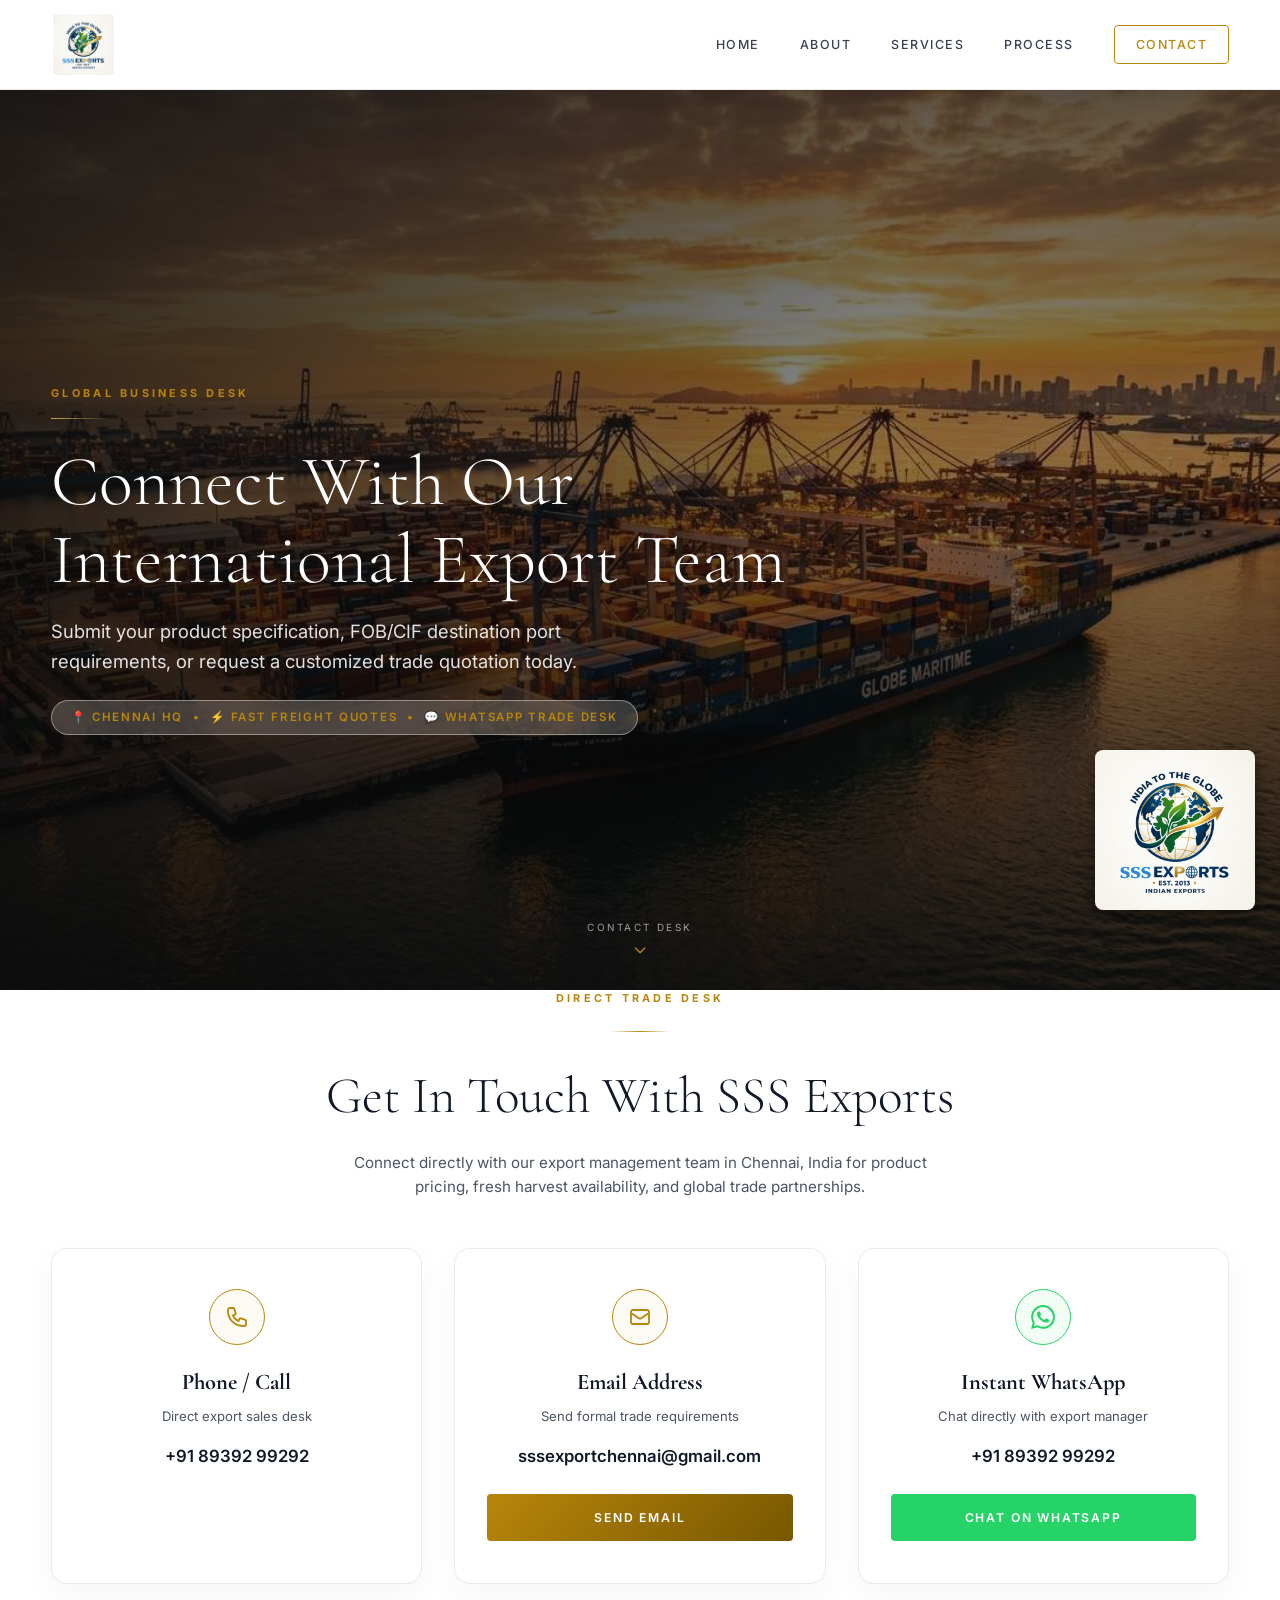
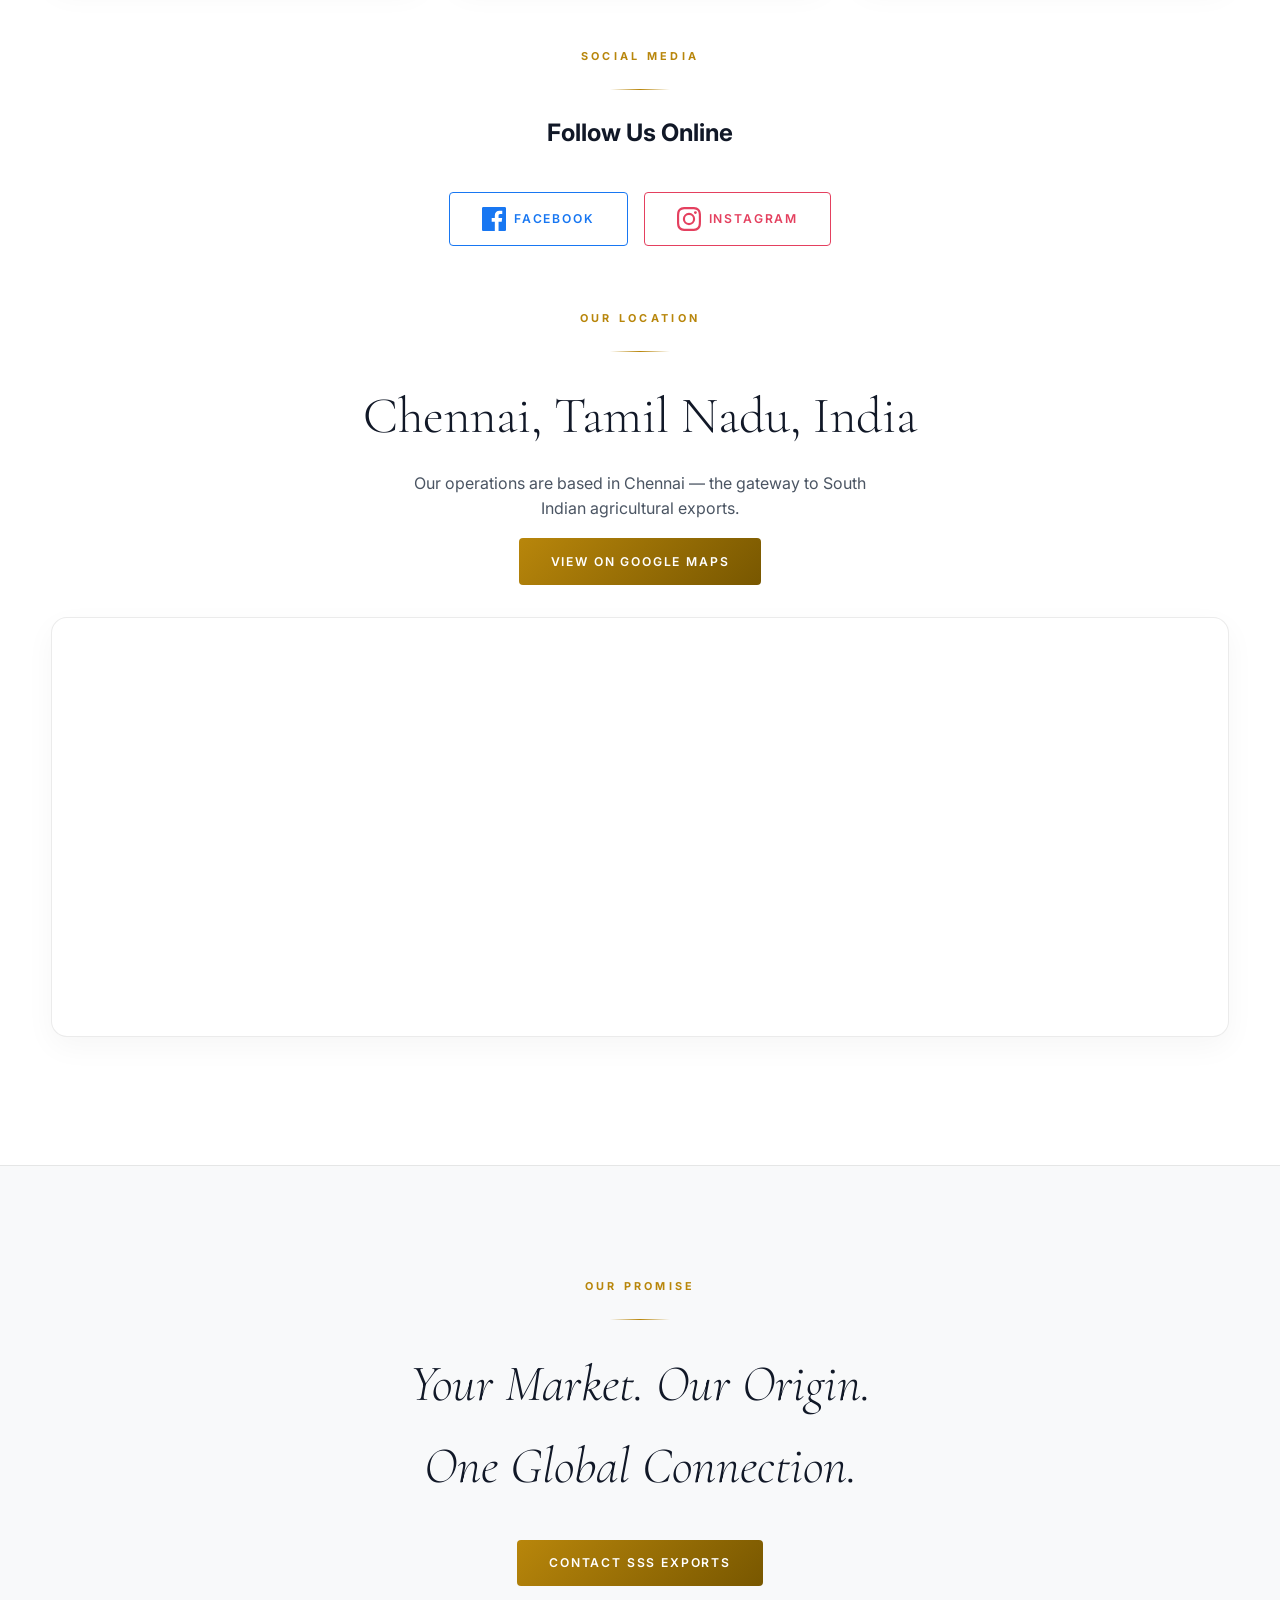
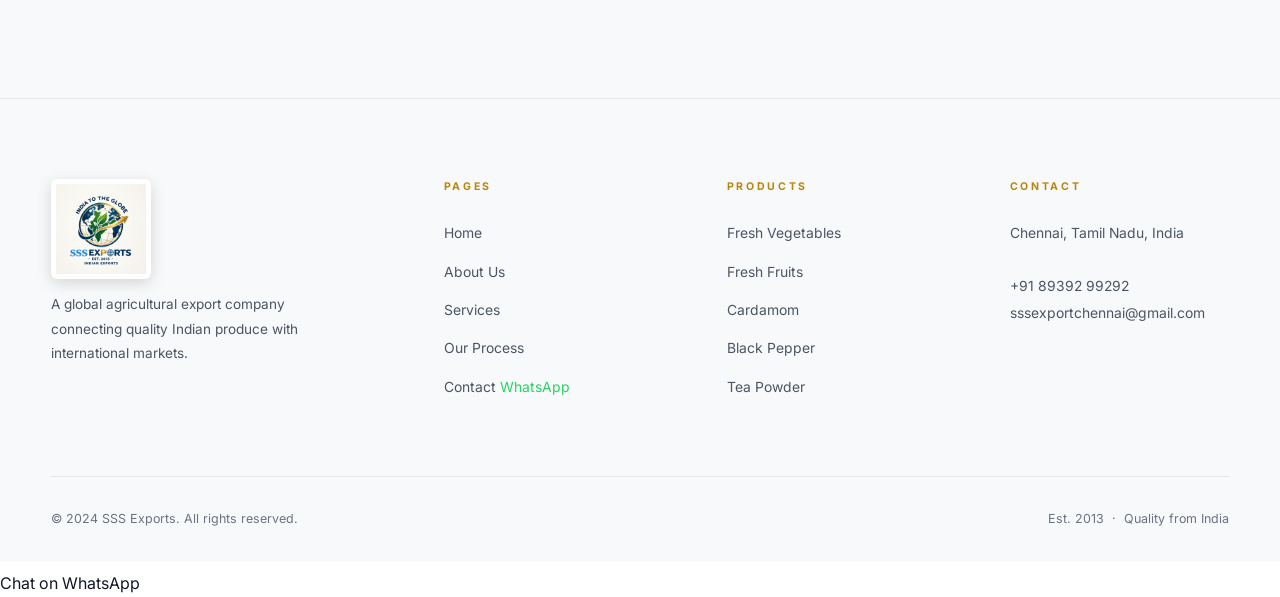
<file: contact.html>
<!DOCTYPE html>
<html lang="en">
<head>
<meta charset="UTF-8">
<meta name="viewport" content="width=device-width, initial-scale=1.0">
<title>Contact SSS Exports — Agricultural Exporter Chennai, India | Phone & Email</title>
<meta name="description" content="Contact SSS Exports in Chennai, India. Phone: +91 89392 99292, Email: sssexportchennai@gmail.com. Reach out for export pricing, fresh produce orders, and international partnerships.">
<meta name="keywords" content="Contact SSS Exports, Chennai exporter phone number, agricultural export enquiry, sssexportchennai@gmail.com">
<meta name="robots" content="index, follow">
<link rel="canonical" href="https://sssexports.com/contact.html">
<link rel="icon" type="image/png" href="logo.png">
<link rel="stylesheet" href="styles.css?v=5">
</head>
<body>



<nav class="navbar" id="navbar">
  <div class="container nav-inner">
    <a href="index.html" class="nav-logo">
      <img src="logo.png" alt="SSS Exports Logo" class="nav-logo-img">
      <div class="nav-logo-text">
        <span class="nav-logo-name">SSS Exports</span>
        <span class="nav-logo-sub">Est. 2013 · Chennai, India</span>
      </div>
    </a>
    <div class="nav-links">
      <a href="index.html">Home</a>
      <a href="about.html">About</a>
      <a href="services.html">Services</a>
      <a href="process.html">Process</a>
      <a href="contact.html" class="nav-cta active">Contact</a>
    </div>
    <button class="nav-hamburger" id="nav-hamburger" aria-label="Menu"><span></span><span></span><span></span></button>
  </div>
</nav>
<div class="nav-mobile" id="nav-mobile">
  <button class="nav-mobile-close" id="nav-mobile-close">✕</button>
  <a href="index.html">Home</a><a href="about.html">About</a><a href="services.html">Services</a><a href="process.html">Process</a><a href="contact.html">Contact</a>
  <a href="https://wa.me/918939299292" style="color:#25d366;" target="_blank">WhatsApp</a>
</div>

<!-- PAGE HERO -->
<section class="page-hero">
  <div class="page-hero-bg"><img src="hero_contact.jpg" alt="Global container trade ship sailing ocean waters"></div>
  <div class="page-hero-content">
    <div class="t-label" style="margin-bottom:1rem">Global Business Desk</div>
    <div class="gold-line" style="margin:0 0 1.5rem;background:linear-gradient(90deg,#c9a84c,transparent)"></div>
    <h1>Connect With Our<br>International Export Team</h1>
    <p>Submit your product specification, FOB/CIF destination port requirements, or request a customized trade quotation today.</p>
    <div class="hero-pill-badge">
      <span>📍 Chennai HQ</span> &bull; <span>⚡ Fast Freight Quotes</span> &bull; <span>💬 WhatsApp Trade Desk</span>
    </div>
  </div>
  <img src="logo.png" alt="SSS Exports" class="hero-corner-logo" style="position: absolute; bottom: 80px; right: 25px; width: 160px; height: auto; z-index: 50; border-radius: 8px; box-shadow: 0 4px 15px rgba(0,0,0,0.5); pointer-events: none;">
  <div class="hero-scroll-indicator">
    <span>Contact Desk</span>
    <svg fill="none" viewBox="0 0 24 24" stroke-width="2"><path stroke-linecap="round" stroke-linejoin="round" d="M19 9l-7 7-7-7" /></svg>
  </div>
</section>

<!-- CONTACT SECTION -->
<section class="contact-section">
  <div class="container">
    <div class="section-header" data-reveal style="margin-bottom:3rem;text-align:center;">
      <div class="t-label">Direct Trade Desk</div>
      <div class="gold-line"></div>
      <h2>Get In Touch With SSS Exports</h2>
      <p style="color:var(--clr-text-muted); font-size:0.95rem; max-width:580px; margin:0.8rem auto 0;">
        Connect directly with our export management team in Chennai, India for product pricing, fresh harvest availability, and global trade partnerships.
      </p>
    </div>

    <div class="contact-cards-grid" data-reveal>
      <!-- Phone Card -->
      <div class="contact-card">
        <div class="contact-card-icon">
          <svg width="24" height="24" fill="none" stroke="currentColor" stroke-width="1.8" viewBox="0 0 24 24"><path d="M3 5a2 2 0 012-2h3.28a1 1 0 01.948.684l1.498 4.493a1 1 0 01-.502 1.21l-2.257 1.13a11.042 11.042 0 005.516 5.516l1.13-2.257a1 1 0 011.21-.502l4.493 1.498a1 1 0 01.684.949V19a2 2 0 01-2 2h-1C9.716 21 3 14.284 3 6V5z"/></svg>
        </div>
        <h3>Phone / Call</h3>
        <p>Direct export sales desk</p>
        <div class="contact-card-val"><a href="tel:+918939299292">+91 89392 99292</a></div>
        <a href="tel:+918939299292" class="btn btn-outline" style="margin-top:1.5rem;width:100%;justify-content:center;">Call Now</a>
      </div>

      <!-- Email Card -->
      <div class="contact-card">
        <div class="contact-card-icon">
          <svg width="24" height="24" fill="none" stroke="currentColor" stroke-width="1.8" viewBox="0 0 24 24"><path d="M3 8l7.89 5.26a2 2 0 002.22 0L21 8M5 19h14a2 2 0 002-2V7a2 2 0 00-2-2H5a2 2 0 00-2 2v10a2 2 0 002 2z"/></svg>
        </div>
        <h3>Email Address</h3>
        <p>Send formal trade requirements</p>
        <div class="contact-card-val"><a href="mailto:sssexportchennai@gmail.com">sssexportchennai@gmail.com</a></div>
        <a href="mailto:sssexportchennai@gmail.com" class="btn btn-gold" style="margin-top:1.5rem;width:100%;justify-content:center;">Send Email</a>
      </div>

      <!-- WhatsApp Card -->
      <div class="contact-card">
        <div class="contact-card-icon" style="color:#25d366;border-color:#25d366;background:rgba(37,211,102,0.06)">
          <svg width="24" height="24" viewBox="0 0 24 24" fill="currentColor"><path d="M17.472 14.382c-.297-.149-1.758-.867-2.03-.967-.273-.099-.471-.148-.67.15-.197.297-.767.966-.94 1.164-.173.199-.347.223-.644.075-.297-.15-1.255-.463-2.39-1.475-.883-.788-1.48-1.761-1.653-2.059-.173-.297-.018-.458.13-.606.134-.133.298-.347.446-.52.149-.174.198-.298.298-.497.099-.198.05-.371-.025-.52-.075-.149-.669-1.612-.916-2.207-.242-.579-.487-.5-.669-.51-.173-.008-.371-.01-.57-.01-.198 0-.52.074-.792.372-.272.297-1.04 1.016-1.04 2.479 0 1.462 1.065 2.875 1.213 3.074.149.198 2.096 3.2 5.077 4.487.709.306 1.262.489 1.694.625.712.227 1.36.195 1.871.118.571-.085 1.758-.719 2.006-1.413.248-.694.248-1.289.173-1.413-.074-.124-.272-.198-.57-.347m-5.421 7.403h-.004a9.87 9.87 0 01-5.031-1.378l-.361-.214-3.741.982.998-3.648-.235-.374a9.86 9.86 0 01-1.51-5.26c.001-5.45 4.436-9.884 9.888-9.884 2.64 0 5.122 1.03 6.988 2.898a9.825 9.825 0 012.893 6.994c-.003 5.45-4.437 9.884-9.885 9.884m8.413-18.297A11.815 11.815 0 0012.05 0C5.495 0 .16 5.335.157 11.892c0 2.096.547 4.142 1.588 5.945L.057 24l6.305-1.654a11.882 11.882 0 005.683 1.448h.005c6.554 0 11.89-5.335 11.893-11.893a11.821 11.821 0 00-3.48-8.413Z"/></svg>
        </div>
        <h3>Instant WhatsApp</h3>
        <p>Chat directly with export manager</p>
        <div class="contact-card-val"><a href="https://wa.me/918939299292" target="_blank" rel="noopener">+91 89392 99292</a></div>
        <a href="https://wa.me/918939299292" target="_blank" rel="noopener" class="btn btn-gold" style="background:#25d366;margin-top:1.5rem;width:100%;justify-content:center;">Chat on WhatsApp</a>
      </div>
    </div>
  </div>
</section>

<!-- SOCIAL MEDIA SECTION -->
<section class="social-media-section" style="padding: 4rem 0; background: var(--clr-bg-alt);">
  <div class="container" style="text-align: center;">
    <div class="t-label" style="margin-bottom:1rem">Social Media</div>
    <div class="gold-line"></div>
    <h2>Follow Us Online</h2>
    <div style="display: flex; gap: 1rem; justify-content: center; margin-top: 2.5rem; flex-wrap: wrap;">
      <a href="https://www.facebook.com/augustin.selvaa?ref=1" target="_blank" rel="noopener" class="btn btn-outline" style="display: flex; align-items: center; gap: 0.5rem; border-color: #1877F2; color: #1877F2;">
        <svg width="24" height="24" fill="currentColor" viewBox="0 0 24 24"><path d="M22.675 0h-21.35C.597 0 0 .597 0 1.325v21.351C0 23.403.597 24 1.325 24H12.82v-9.294H9.692v-3.622h3.128V8.413c0-3.1 1.893-4.788 4.659-4.788 1.325 0 2.463.099 2.795.143v3.24l-1.918.001c-1.504 0-1.795.715-1.795 1.763v2.313h3.587l-.467 3.622h-3.12V24h6.116c.73 0 1.323-.597 1.323-1.324V1.325C24 .597 23.403 0 22.675 0z"/></svg>
        Facebook
      </a>
      <a href="https://www.instagram.com/sssexportchennai/?utm_source=ig_web_button_share_sheet" target="_blank" rel="noopener" class="btn btn-outline" style="display: flex; align-items: center; gap: 0.5rem; border-color: #E4405F; color: #E4405F;">
        <svg width="24" height="24" fill="currentColor" viewBox="0 0 24 24"><path d="M12 2.163c3.204 0 3.584.012 4.85.07 3.252.148 4.771 1.691 4.919 4.919.058 1.265.069 1.645.069 4.849 0 3.205-.012 3.584-.069 4.849-.149 3.225-1.664 4.771-4.919 4.919-1.266.058-1.644.07-4.85.07-3.204 0-3.584-.012-4.849-.07-3.26-.149-4.771-1.699-4.919-4.92-.058-1.265-.07-1.644-.07-4.849 0-3.204.013-3.583.07-4.849.149-3.227 1.664-4.771 4.919-4.919 1.266-.057 1.645-.069 4.849-.069zM12 0C8.741 0 8.333.014 7.053.072 2.695.272.273 2.69.073 7.052.014 8.333 0 8.741 0 12c0 3.259.014 3.668.072 4.948.2 4.358 2.618 6.78 6.98 6.98C8.333 23.986 8.741 24 12 24c3.259 0 3.668-.014 4.948-.072 4.354-.2 6.782-2.618 6.979-6.98.059-1.28.073-1.689.073-4.948 0-3.259-.014-3.667-.072-4.947-.196-4.354-2.617-6.78-6.979-6.98C15.668.014 15.259 0 12 0zm0 5.838a6.162 6.162 0 100 12.324 6.162 6.162 0 000-12.324zM12 16a4 4 0 110-8 4 4 0 010 8zm6.406-11.845a1.44 1.44 0 100 2.881 1.44 1.44 0 000-2.881z"/></svg>
        Instagram
      </a>
    </div>
  </div>
</section>

<!-- MAP SECTION -->
<section class="map-section">
  <div class="container">
    <div class="section-header" data-reveal style="margin-bottom:2rem">
      <div class="t-label">Our Location</div>
      <div class="gold-line"></div>
      <h2>Chennai, Tamil Nadu, India</h2>
      <p>Our operations are based in Chennai — the gateway to South Indian agricultural exports.</p>
      <a href="https://maps.app.goo.gl/iv6CfVtp3VZEP5NB8" target="_blank" rel="noopener" class="btn btn-gold" style="margin-top: 1rem;">View on Google Maps</a>
    </div>
    <div class="map-container" data-reveal>
      <iframe
        src="https://maps.google.com/maps?q=13.123871,80.202347&z=15&output=embed"
        allowfullscreen="" loading="lazy" referrerpolicy="no-referrer-when-downgrade"
        title="SSS Exports location">
      </iframe>
    </div>
  </div>
</section>

<!-- CONTACT CTA -->
<section class="contact-cta">
  <div class="container" data-reveal>
    <div class="t-label" style="margin-bottom:1rem">Our Promise</div>
    <div class="gold-line"></div>
    <h2>Your Market. Our Origin.<br>One Global Connection.</h2>
    <a href="mailto:sssexportchennai@gmail.com" class="btn btn-gold">Contact SSS Exports</a>
  </div>
</section>

<!-- FOOTER -->
<footer>
  <div class="container">
    <div class="footer-grid">
      <div class="footer-brand">
        <img src="logo.jpg" alt="SSS Exports Logo" class="footer-logo-img">
        <div class="brand-name">SSS EXPORTS</div>
        <div class="brand-est">Established 2013</div>
        <p>A global agricultural export company connecting quality Indian produce with international markets.</p>
      </div>
      <div class="footer-col"><h4>Pages</h4><ul><li><a href="index.html">Home</a></li><li><a href="about.html">About Us</a></li><li><a href="services.html">Services</a></li><li><a href="process.html">Our Process</a></li><li><a href="contact.html">Contact</a>
  <a href="https://wa.me/918939299292" style="color:#25d366;" target="_blank">WhatsApp</a></li></ul></div>
      <div class="footer-col"><h4>Products</h4><ul><li><a href="services.html">Fresh Vegetables</a></li><li><a href="services.html">Fresh Fruits</a></li><li><a href="services.html">Cardamom</a></li><li><a href="services.html">Black Pepper</a></li><li><a href="services.html">Tea Powder</a></li></ul></div>
      <div class="footer-col"><h4>Contact</h4><address>Chennai, Tamil Nadu, India<br><br><a href="tel:+918939299292">+91 89392 99292</a><br><a href="mailto:sssexportchennai@gmail.com">sssexportchennai@gmail.com</a></address></div>
    </div>
    <div class="footer-bottom">
      <p>&copy; 2024 SSS Exports. All rights reserved.</p>
      <p style="color:var(--clr-text-dim)">Est. 2013 &nbsp;&middot;&nbsp; Quality from India</p>
    </div>
  </div>
</footer>

<a href="https://wa.me/918939299292" class="wa-float" target="_blank" rel="noopener" aria-label="WhatsApp">
  <span class="wa-tooltip">Chat on WhatsApp</span>
  <svg width="28" height="28" viewBox="0 0 24 24" fill="white"><path d="M17.472 14.382c-.297-.149-1.758-.867-2.03-.967-.273-.099-.471-.148-.67.15-.197.297-.767.966-.94 1.164-.173.199-.347.223-.644.075-.297-.15-1.255-.463-2.39-1.475-.883-.788-1.48-1.761-1.653-2.059-.173-.297-.018-.458.13-.606.134-.133.298-.347.446-.52.149-.174.198-.298.298-.497.099-.198.05-.371-.025-.52-.075-.149-.669-1.612-.916-2.207-.242-.579-.487-.5-.669-.51-.173-.008-.371-.01-.57-.01-.198 0-.52.074-.792.372-.272.297-1.04 1.016-1.04 2.479 0 1.462 1.065 2.875 1.213 3.074.149.198 2.096 3.2 5.077 4.487.709.306 1.262.489 1.694.625.712.227 1.36.195 1.871.118.571-.085 1.758-.719 2.006-1.413.248-.694.248-1.289.173-1.413-.074-.124-.272-.198-.57-.347m-5.421 7.403h-.004a9.87 9.87 0 01-5.031-1.378l-.361-.214-3.741.982.998-3.648-.235-.374a9.86 9.86 0 01-1.51-5.26c.001-5.45 4.436-9.884 9.888-9.884 2.64 0 5.122 1.03 6.988 2.898a9.825 9.825 0 012.893 6.994c-.003 5.45-4.437 9.884-9.885 9.884m8.413-18.297A11.815 11.815 0 0012.05 0C5.495 0 .16 5.335.157 11.892c0 2.096.547 4.142 1.588 5.945L.057 24l6.305-1.654a11.882 11.882 0 005.683 1.448h.005c6.554 0 11.89-5.335 11.893-11.893a11.821 11.821 0 00-3.48-8.413Z"/></svg>
</a>
<script src="main.js"></script>
</body>
</html>
</file>
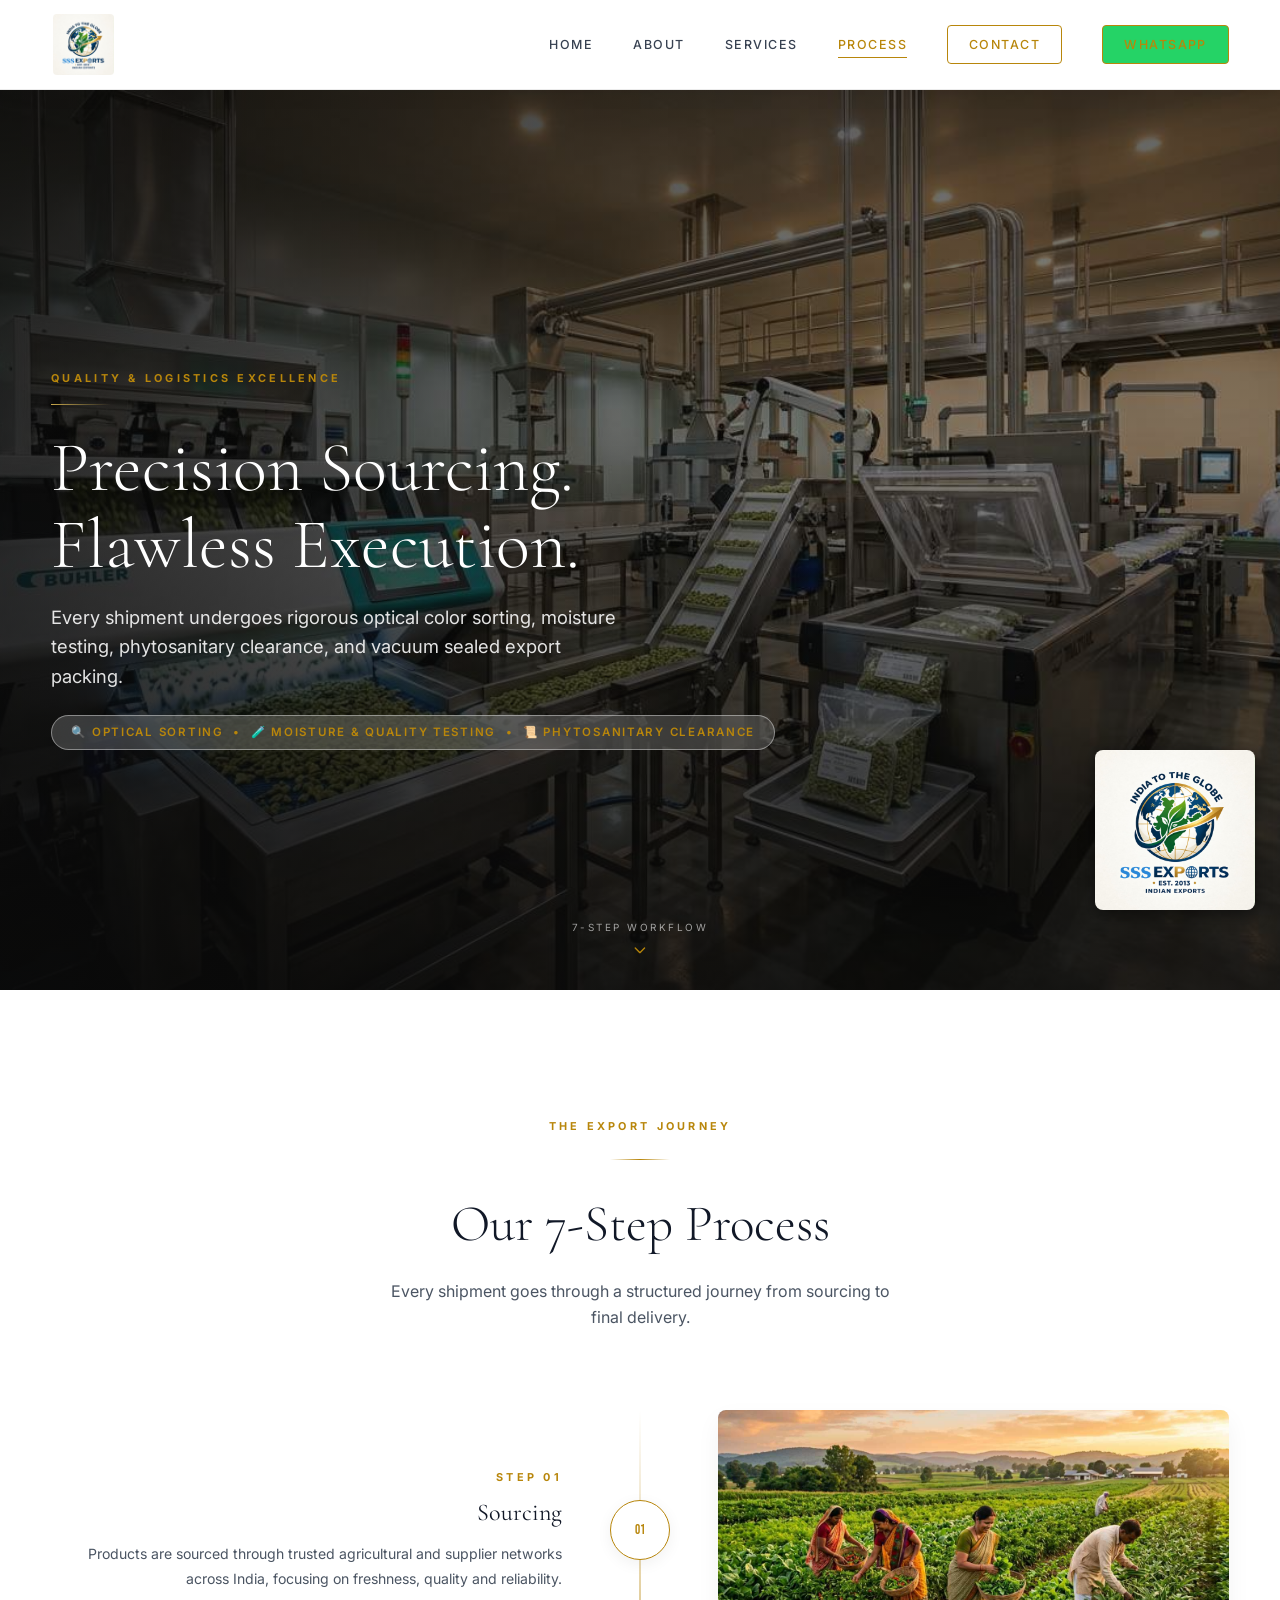
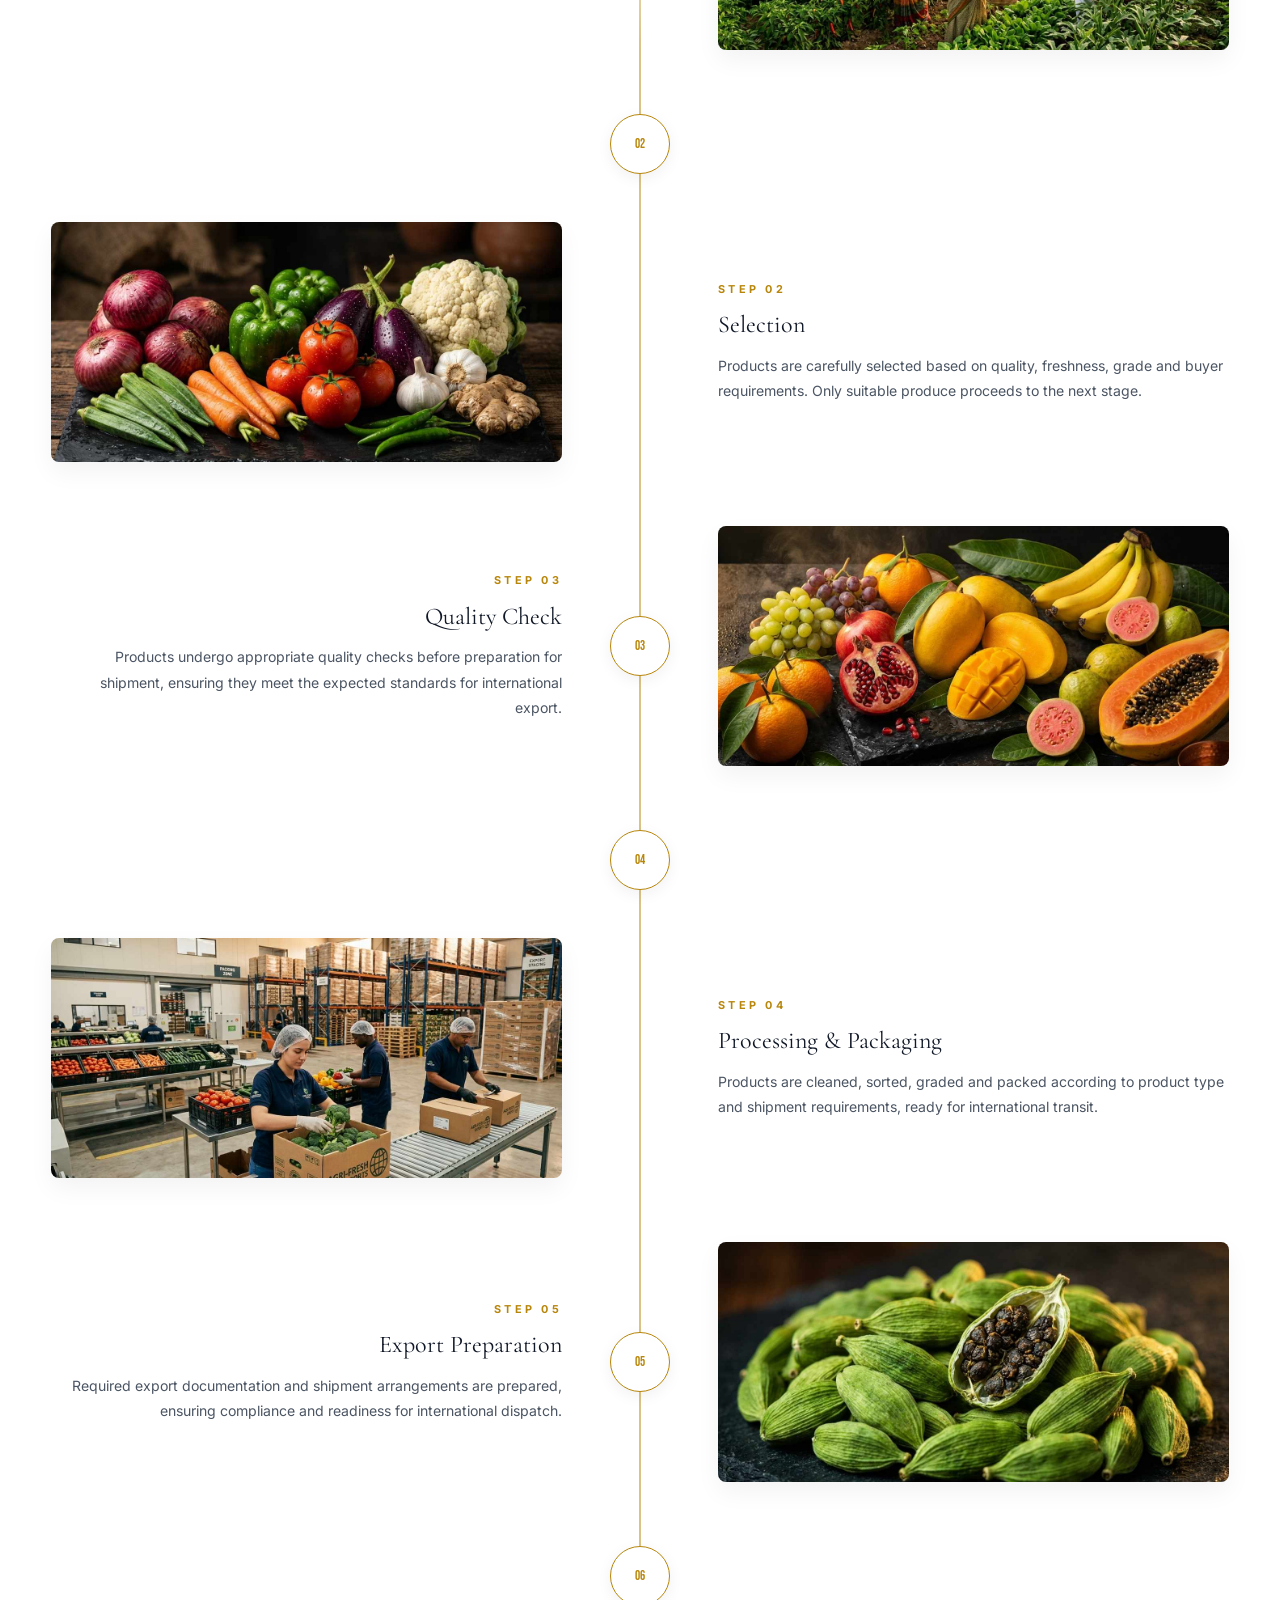
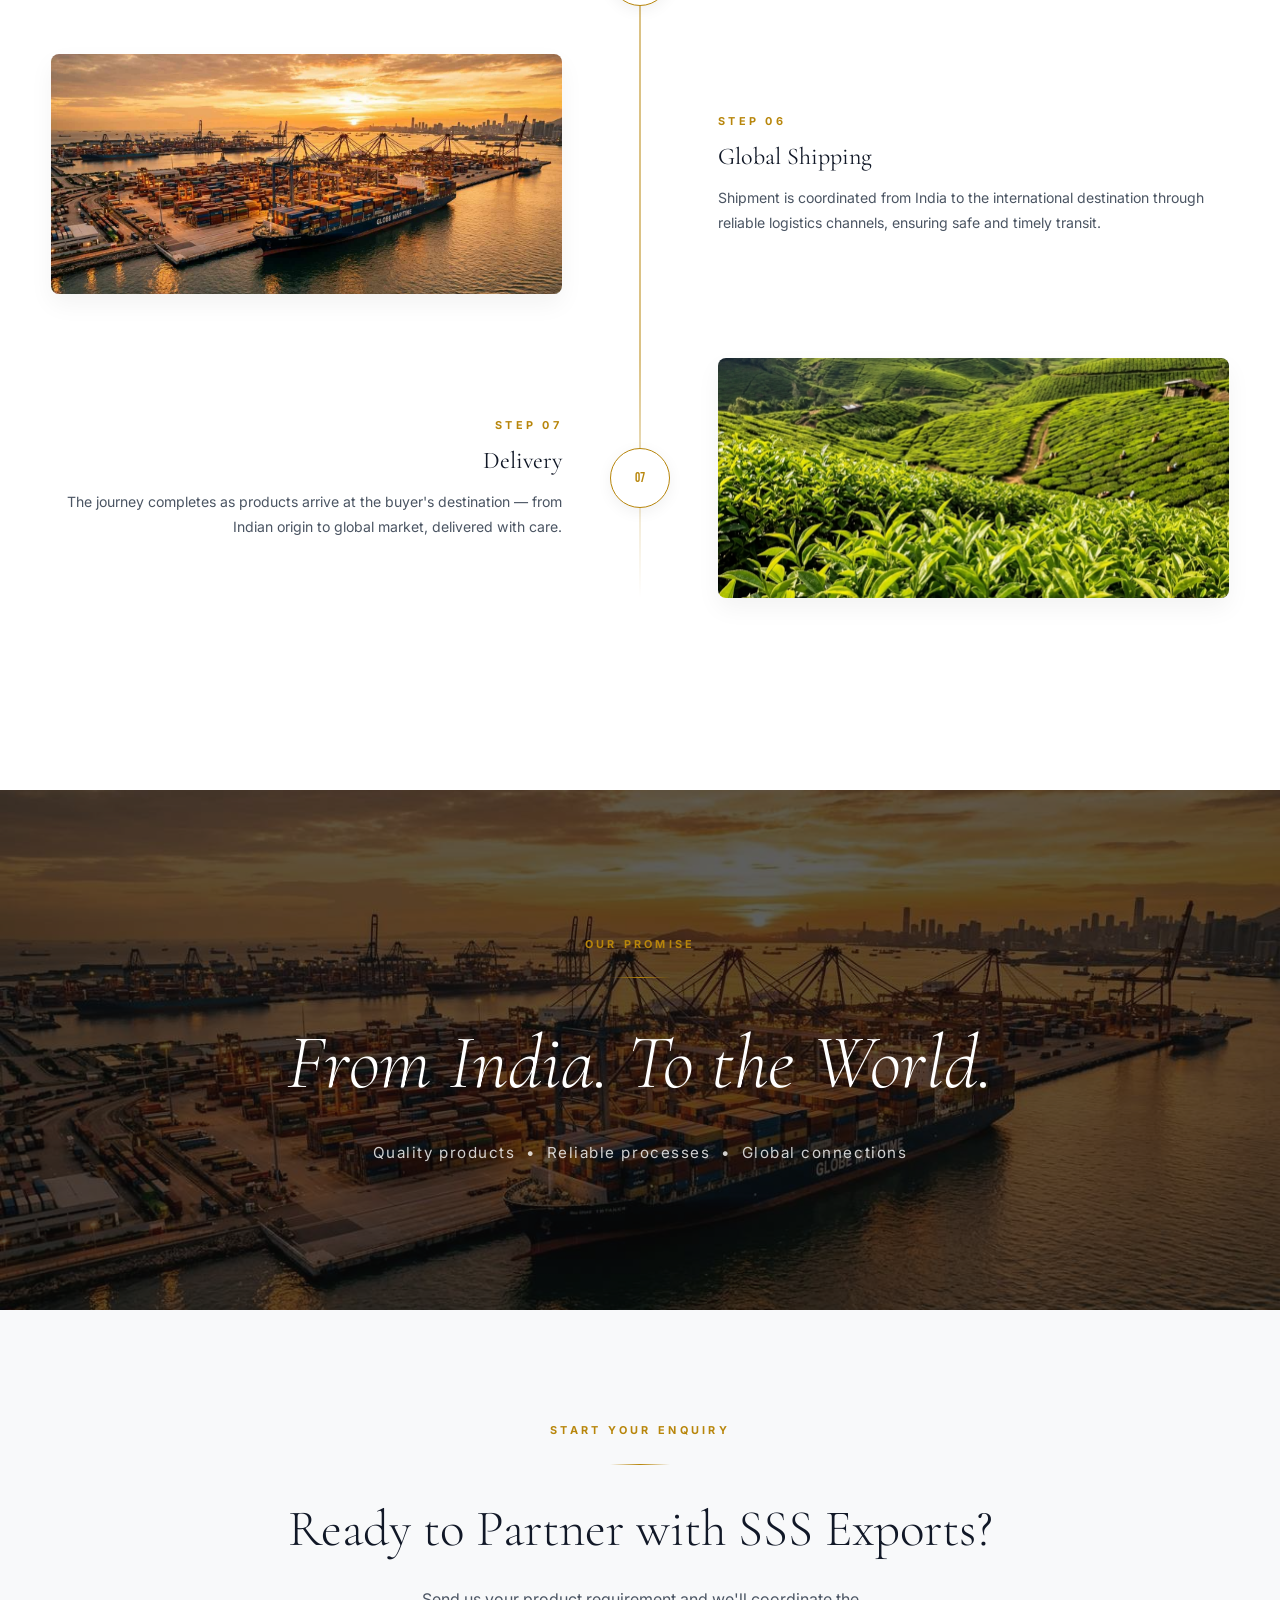
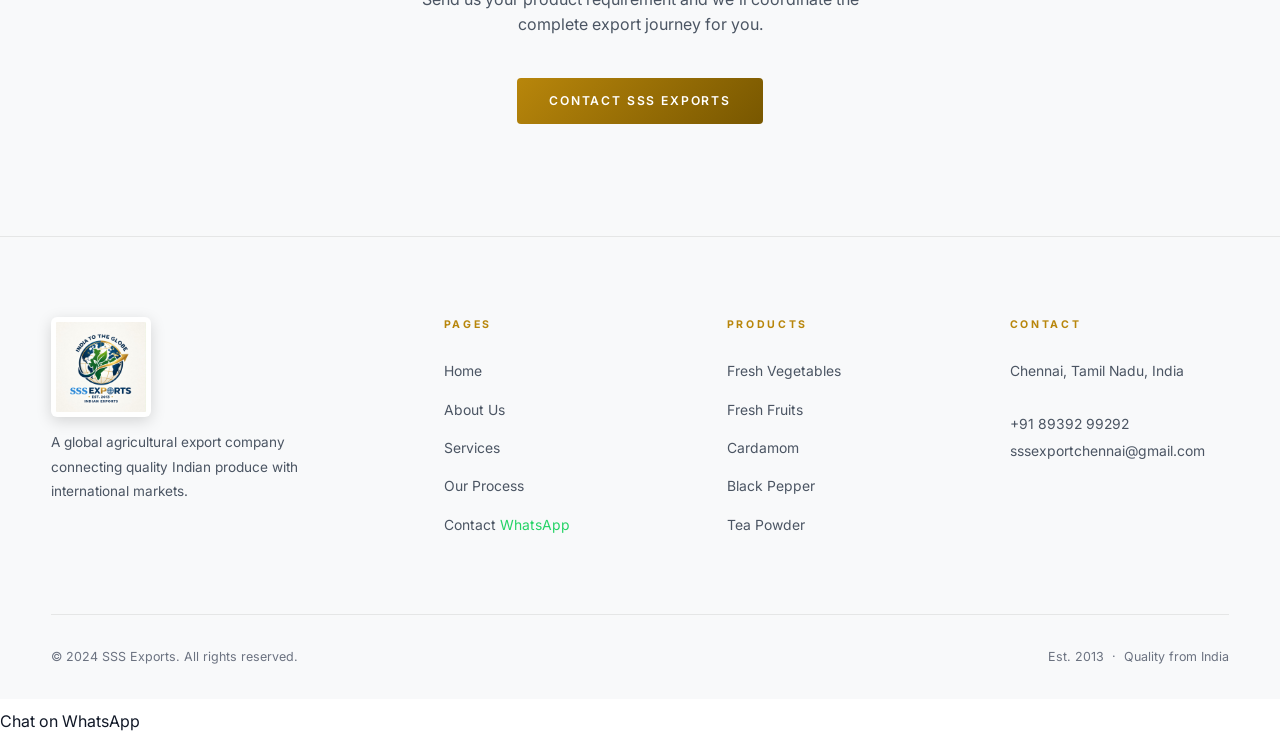
<file: process.html>
<!DOCTYPE html>
<html lang="en">
<head>
<meta charset="UTF-8">
<meta name="viewport" content="width=device-width, initial-scale=1.0">
<title>Our Export Process — Cold Chain Logistics & Quality Control | SSS Exports</title>
<meta name="description" content="Discover SSS Exports' 5-step agricultural export process: Farm-direct sourcing, quality inspection, hygienic packaging, cold-chain reefer logistics, and on-time ocean freight.">
<meta name="keywords" content="Export process India, agricultural quality control, reefer container shipping, phytosanitary certification, SSS Exports process">
<meta name="robots" content="index, follow">
<link rel="canonical" href="https://sssexports.com/process.html">
<link rel="icon" type="image/png" href="logo.png">
<link rel="stylesheet" href="styles.css?v=5">
</head>
<body>



<nav class="navbar" id="navbar">
  <div class="container nav-inner">
    <a href="index.html" class="nav-logo">
      <img src="logo.png" alt="SSS Exports Logo" class="nav-logo-img">
      <div class="nav-logo-text">
        <span class="nav-logo-name">SSS Exports</span>
        <span class="nav-logo-sub">Est. 2013 · Chennai, India</span>
      </div>
    </a>
    <div class="nav-links">
      <a href="index.html">Home</a>
      <a href="about.html">About</a>
      <a href="services.html">Services</a>
      <a href="process.html" class="active">Process</a>
      <a href="contact.html" class="nav-cta">Contact</a>
      <a href="https://wa.me/918939299292" class="nav-cta" style="background:#25d366;border-color:#25d366;color:#fff;" target="_blank" rel="noopener">WhatsApp</a>
    </div>
    <button class="nav-hamburger" id="nav-hamburger" aria-label="Menu"><span></span><span></span><span></span></button>
  </div>
</nav>
<div class="nav-mobile" id="nav-mobile">
  <button class="nav-mobile-close" id="nav-mobile-close">✕</button>
  <a href="index.html">Home</a><a href="about.html">About</a><a href="services.html">Services</a><a href="process.html">Process</a><a href="contact.html">Contact</a>
  <a href="https://wa.me/918939299292" style="color:#25d366;" target="_blank">WhatsApp</a>
</div>

<!-- PAGE HERO -->
<section class="page-hero">
  <div class="page-hero-bg"><img src="hero_process.jpg" alt="Automated optical sorting and quality control cleanroom for Indian agricultural produce"></div>
  <div class="page-hero-content">
    <div class="t-label" style="margin-bottom:1rem">Quality & Logistics Excellence</div>
    <div class="gold-line" style="margin:0 0 1.5rem;background:linear-gradient(90deg,#c9a84c,transparent)"></div>
    <h1>Precision Sourcing.<br>Flawless Execution.</h1>
    <p>Every shipment undergoes rigorous optical color sorting, moisture testing, phytosanitary clearance, and vacuum sealed export packing.</p>
    <div class="hero-pill-badge">
      <span>🔍 Optical Sorting</span> &bull; <span>🧪 Moisture & Quality Testing</span> &bull; <span>📜 Phytosanitary Clearance</span>
    </div>
  </div>
  <img src="logo.png" alt="SSS Exports" class="hero-corner-logo" style="position: absolute; bottom: 80px; right: 25px; width: 160px; height: auto; z-index: 50; border-radius: 8px; box-shadow: 0 4px 15px rgba(0,0,0,0.5); pointer-events: none;">
  <div class="hero-scroll-indicator">
    <span>7-Step Workflow</span>
    <svg fill="none" viewBox="0 0 24 24" stroke-width="2"><path stroke-linecap="round" stroke-linejoin="round" d="M19 9l-7 7-7-7" /></svg>
  </div>
</section>

<!-- TIMELINE -->
<section class="process-timeline">
  <div class="container">
    <div class="section-header" data-reveal>
      <div class="t-label">The Export Journey</div>
      <div class="gold-line"></div>
      <h2>Our 7-Step Process</h2>
      <p>Every shipment goes through a structured journey from sourcing to final delivery.</p>
    </div>
    <div class="timeline">

      <div class="timeline-item" data-reveal>
        <div class="timeline-text">
          <div class="t-label" style="margin-bottom:.5rem">Step 01</div>
          <h3>Sourcing</h3>
          <p>Products are sourced through trusted agricultural and supplier networks across India, focusing on freshness, quality and reliability.</p>
        </div>
        <div class="timeline-dot">01</div>
        <div class="timeline-img"><img src="farm.jpg" alt="Agricultural sourcing in India"></div>
      </div>

      <div class="timeline-item" data-reveal>
        <div class="timeline-text">
          <div class="t-label" style="margin-bottom:.5rem">Step 02</div>
          <h3>Selection</h3>
          <p>Products are carefully selected based on quality, freshness, grade and buyer requirements. Only suitable produce proceeds to the next stage.</p>
        </div>
        <div class="timeline-dot">02</div>
        <div class="timeline-img"><img src="vegetables.jpg" alt="Product selection and inspection"></div>
      </div>

      <div class="timeline-item" data-reveal>
        <div class="timeline-text">
          <div class="t-label" style="margin-bottom:.5rem">Step 03</div>
          <h3>Quality Check</h3>
          <p>Products undergo appropriate quality checks before preparation for shipment, ensuring they meet the expected standards for international export.</p>
        </div>
        <div class="timeline-dot">03</div>
        <div class="timeline-img"><img src="fruits.jpg" alt="Quality inspection"></div>
      </div>

      <div class="timeline-item" data-reveal>
        <div class="timeline-text">
          <div class="t-label" style="margin-bottom:.5rem">Step 04</div>
          <h3>Processing &amp; Packaging</h3>
          <p>Products are cleaned, sorted, graded and packed according to product type and shipment requirements, ready for international transit.</p>
        </div>
        <div class="timeline-dot">04</div>
        <div class="timeline-img"><img src="warehouse.jpg" alt="Export packaging facility"></div>
      </div>

      <div class="timeline-item" data-reveal>
        <div class="timeline-text">
          <div class="t-label" style="margin-bottom:.5rem">Step 05</div>
          <h3>Export Preparation</h3>
          <p>Required export documentation and shipment arrangements are prepared, ensuring compliance and readiness for international dispatch.</p>
        </div>
        <div class="timeline-dot">05</div>
        <div class="timeline-img"><img src="cardamom.jpg" alt="Export documentation"></div>
      </div>

      <div class="timeline-item" data-reveal>
        <div class="timeline-text">
          <div class="t-label" style="margin-bottom:.5rem">Step 06</div>
          <h3>Global Shipping</h3>
          <p>Shipment is coordinated from India to the international destination through reliable logistics channels, ensuring safe and timely transit.</p>
        </div>
        <div class="timeline-dot">06</div>
        <div class="timeline-img"><img src="cargo.jpg" alt="International cargo shipping"></div>
      </div>

      <div class="timeline-item" data-reveal>
        <div class="timeline-text">
          <div class="t-label" style="margin-bottom:.5rem">Step 07</div>
          <h3>Delivery</h3>
          <p>The journey completes as products arrive at the buyer's destination — from Indian origin to global market, delivered with care.</p>
        </div>
        <div class="timeline-dot">07</div>
        <div class="timeline-img"><img src="tea.jpg" alt="Final product delivery"></div>
      </div>

    </div>
  </div>
</section>

<!-- PROCESS OUTRO -->
<section class="process-outro">
  <div class="po-bg"><img src="cargo.jpg" alt="International port at sunset"></div>
  <div class="process-outro-content">
    <div class="t-label" style="margin-bottom:1rem">Our Promise</div>
    <div class="gold-line"></div>
    <h2>From India. To the World.</h2>
    <p>Quality products &nbsp;&bull;&nbsp; Reliable processes &nbsp;&bull;&nbsp; Global connections</p>
  </div>
</section>

<!-- CTA -->
<section style="padding:7rem 0;background:var(--clr-dark-2);text-align:center">
  <div class="container" data-reveal>
    <div class="t-label" style="margin-bottom:1rem">Start Your Enquiry</div>
    <div class="gold-line"></div>
    <h2 style="font-family:var(--ff-display);font-size:clamp(2rem,4vw,3.2rem);font-weight:300;margin-bottom:1rem">Ready to Partner with SSS Exports?</h2>
    <p style="color:var(--clr-text-muted);margin-bottom:2.5rem;max-width:500px;margin-inline:auto">Send us your product requirement and we'll coordinate the complete export journey for you.</p>
    <a href="contact.html" class="btn btn-gold">Contact SSS Exports</a>
  </div>
</section>

<!-- FOOTER -->
<footer>
  <div class="container">
    <div class="footer-grid">
      <div class="footer-brand">
        <img src="logo.jpg" alt="SSS Exports Logo" class="footer-logo-img">
        <div class="brand-name">SSS EXPORTS</div>
        <div class="brand-est">Established 2013</div>
        <p>A global agricultural export company connecting quality Indian produce with international markets.</p>
      </div>
      <div class="footer-col"><h4>Pages</h4><ul><li><a href="index.html">Home</a></li><li><a href="about.html">About Us</a></li><li><a href="services.html">Services</a></li><li><a href="process.html">Our Process</a></li><li><a href="contact.html">Contact</a>
  <a href="https://wa.me/918939299292" style="color:#25d366;" target="_blank">WhatsApp</a></li></ul></div>
      <div class="footer-col"><h4>Products</h4><ul><li><a href="services.html">Fresh Vegetables</a></li><li><a href="services.html">Fresh Fruits</a></li><li><a href="services.html">Cardamom</a></li><li><a href="services.html">Black Pepper</a></li><li><a href="services.html">Tea Powder</a></li></ul></div>
      <div class="footer-col"><h4>Contact</h4><address>Chennai, Tamil Nadu, India<br><br><a href="tel:+918939299292">+91 89392 99292</a><br><a href="mailto:sssexportchennai@gmail.com">sssexportchennai@gmail.com</a></address></div>
    </div>
    <div class="footer-bottom">
      <p>&copy; 2024 SSS Exports. All rights reserved.</p>
      <p style="color:var(--clr-text-dim)">Est. 2013 &nbsp;&middot;&nbsp; Quality from India</p>
    </div>
  </div>
</footer>

<a href="https://wa.me/918939299292" class="wa-float" target="_blank" rel="noopener" aria-label="WhatsApp">
  <span class="wa-tooltip">Chat on WhatsApp</span>
  <svg width="28" height="28" viewBox="0 0 24 24" fill="white"><path d="M17.472 14.382c-.297-.149-1.758-.867-2.03-.967-.273-.099-.471-.148-.67.15-.197.297-.767.966-.94 1.164-.173.199-.347.223-.644.075-.297-.15-1.255-.463-2.39-1.475-.883-.788-1.48-1.761-1.653-2.059-.173-.297-.018-.458.13-.606.134-.133.298-.347.446-.52.149-.174.198-.298.298-.497.099-.198.05-.371-.025-.52-.075-.149-.669-1.612-.916-2.207-.242-.579-.487-.5-.669-.51-.173-.008-.371-.01-.57-.01-.198 0-.52.074-.792.372-.272.297-1.04 1.016-1.04 2.479 0 1.462 1.065 2.875 1.213 3.074.149.198 2.096 3.2 5.077 4.487.709.306 1.262.489 1.694.625.712.227 1.36.195 1.871.118.571-.085 1.758-.719 2.006-1.413.248-.694.248-1.289.173-1.413-.074-.124-.272-.198-.57-.347m-5.421 7.403h-.004a9.87 9.87 0 01-5.031-1.378l-.361-.214-3.741.982.998-3.648-.235-.374a9.86 9.86 0 01-1.51-5.26c.001-5.45 4.436-9.884 9.888-9.884 2.64 0 5.122 1.03 6.988 2.898a9.825 9.825 0 012.893 6.994c-.003 5.45-4.437 9.884-9.885 9.884m8.413-18.297A11.815 11.815 0 0012.05 0C5.495 0 .16 5.335.157 11.892c0 2.096.547 4.142 1.588 5.945L.057 24l6.305-1.654a11.882 11.882 0 005.683 1.448h.005c6.554 0 11.89-5.335 11.893-11.893a11.821 11.821 0 00-3.48-8.413Z"/></svg>
</a>
<script src="main.js"></script>
</body>
</html>
</file>
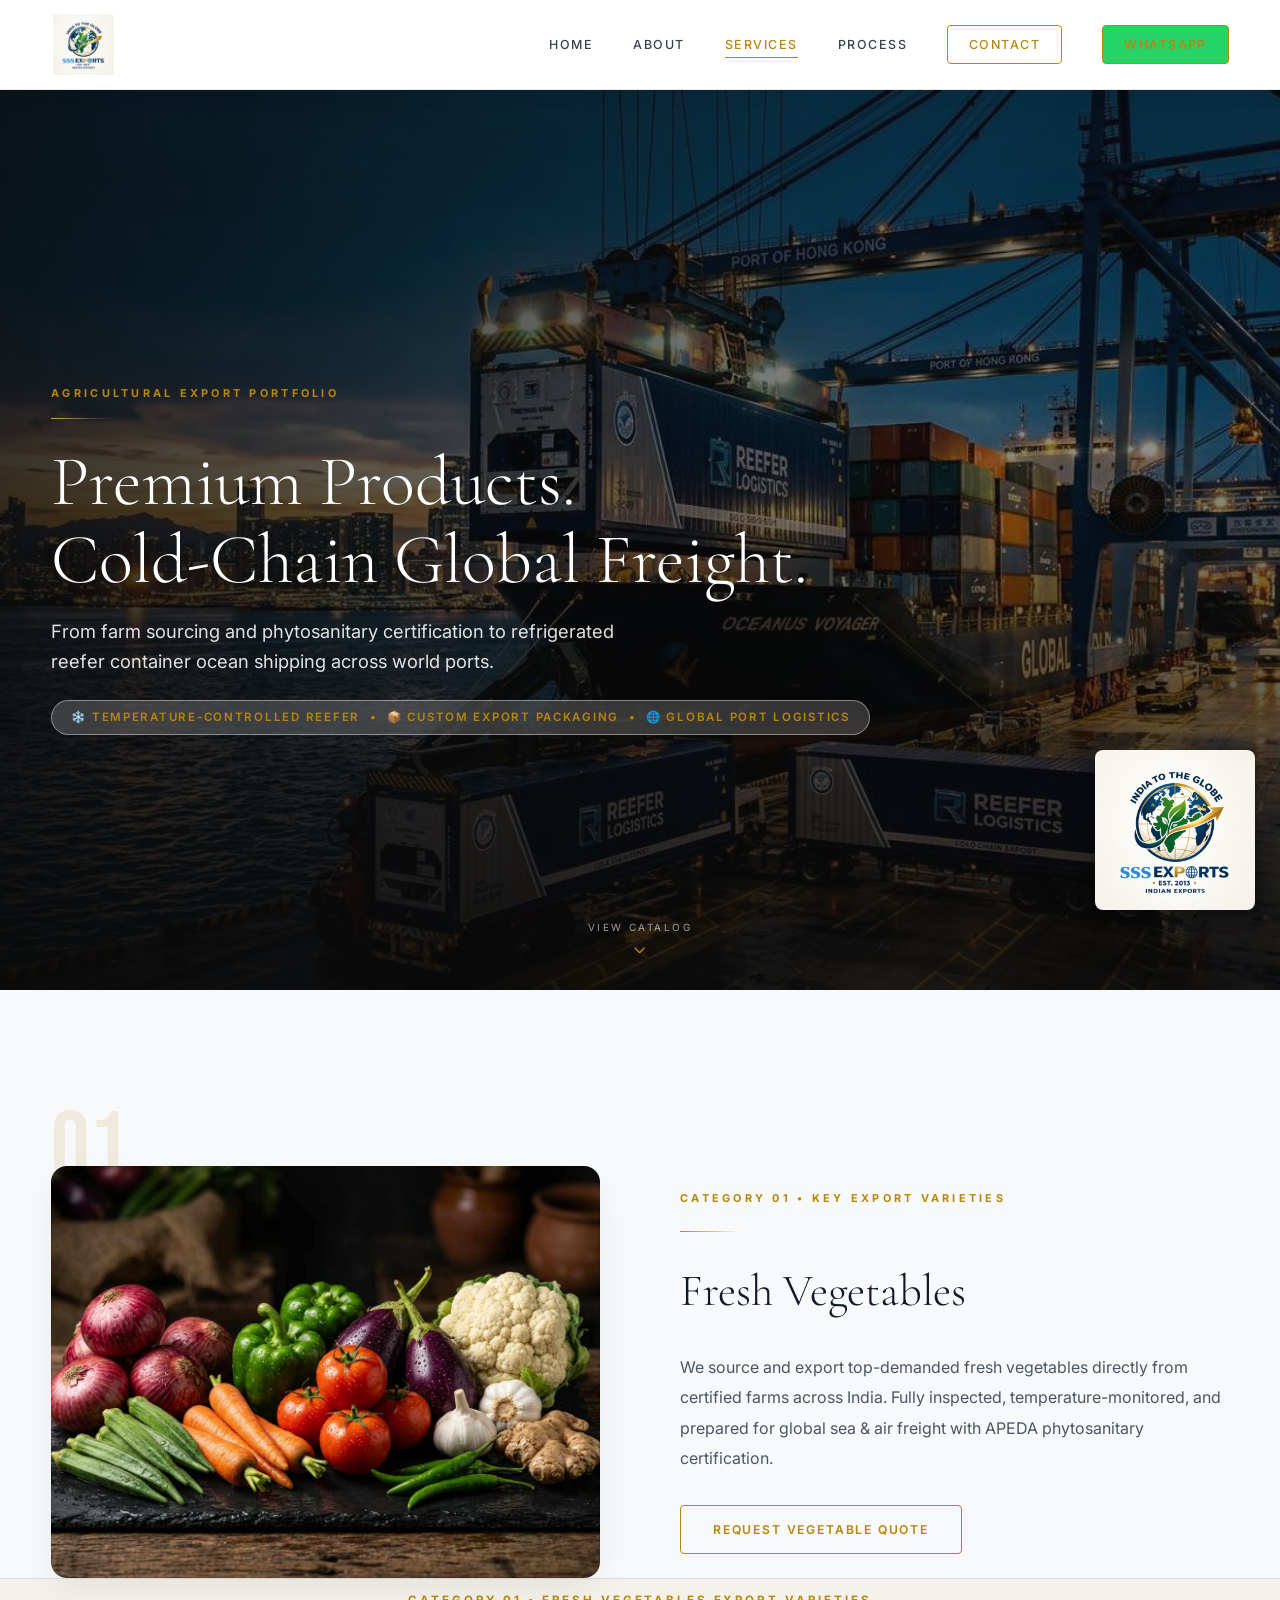
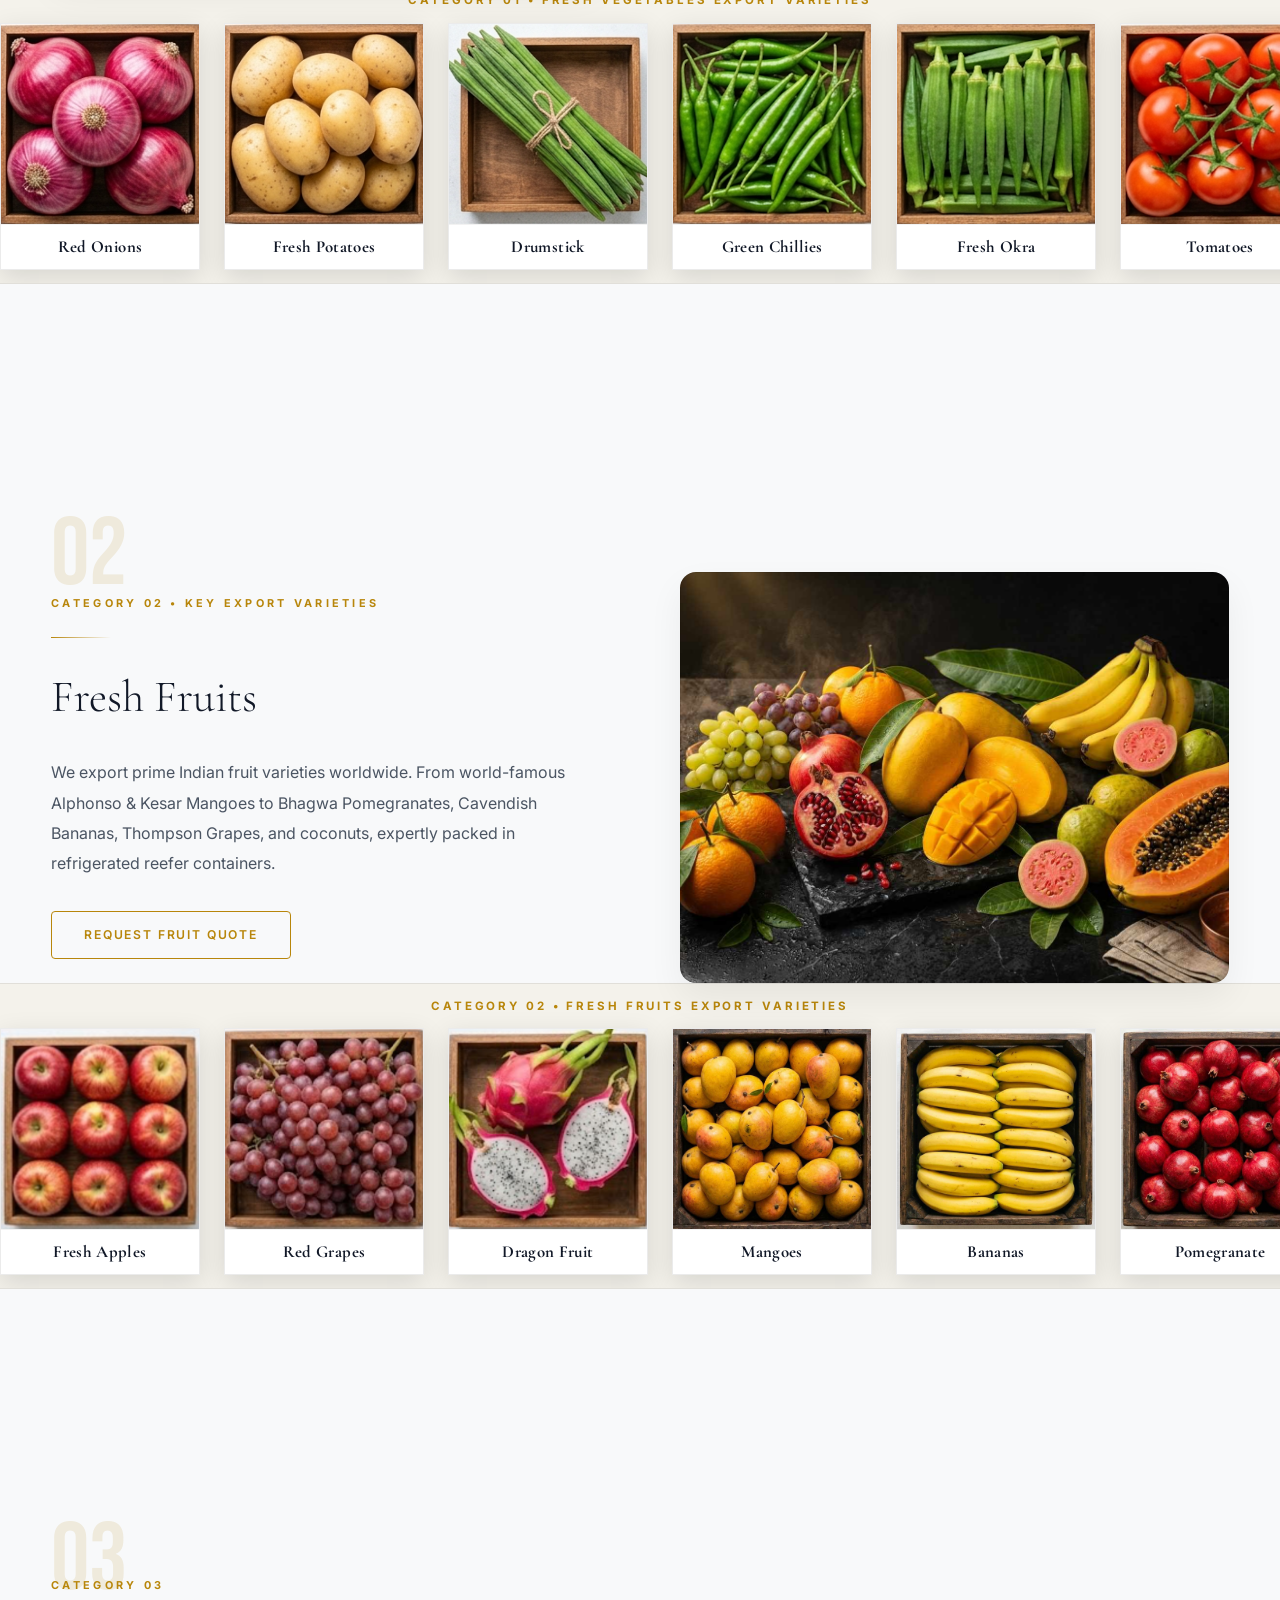
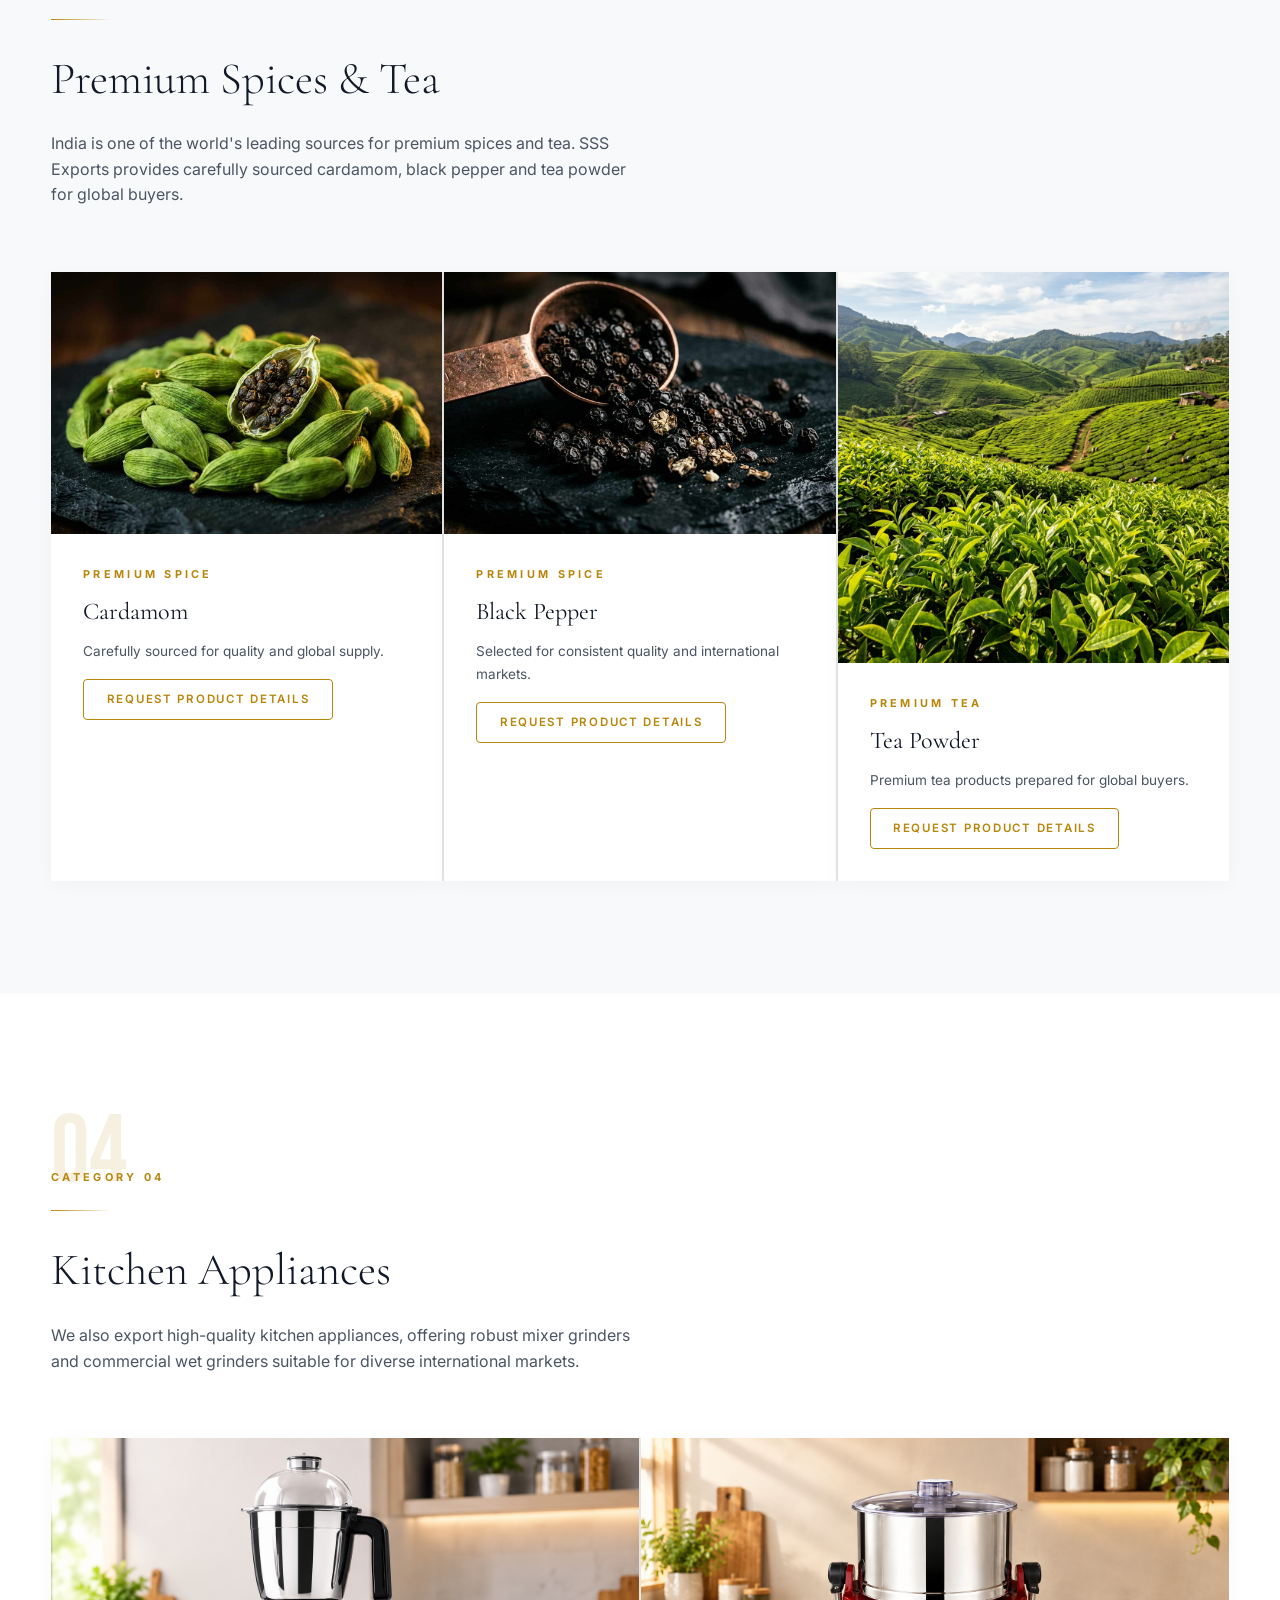
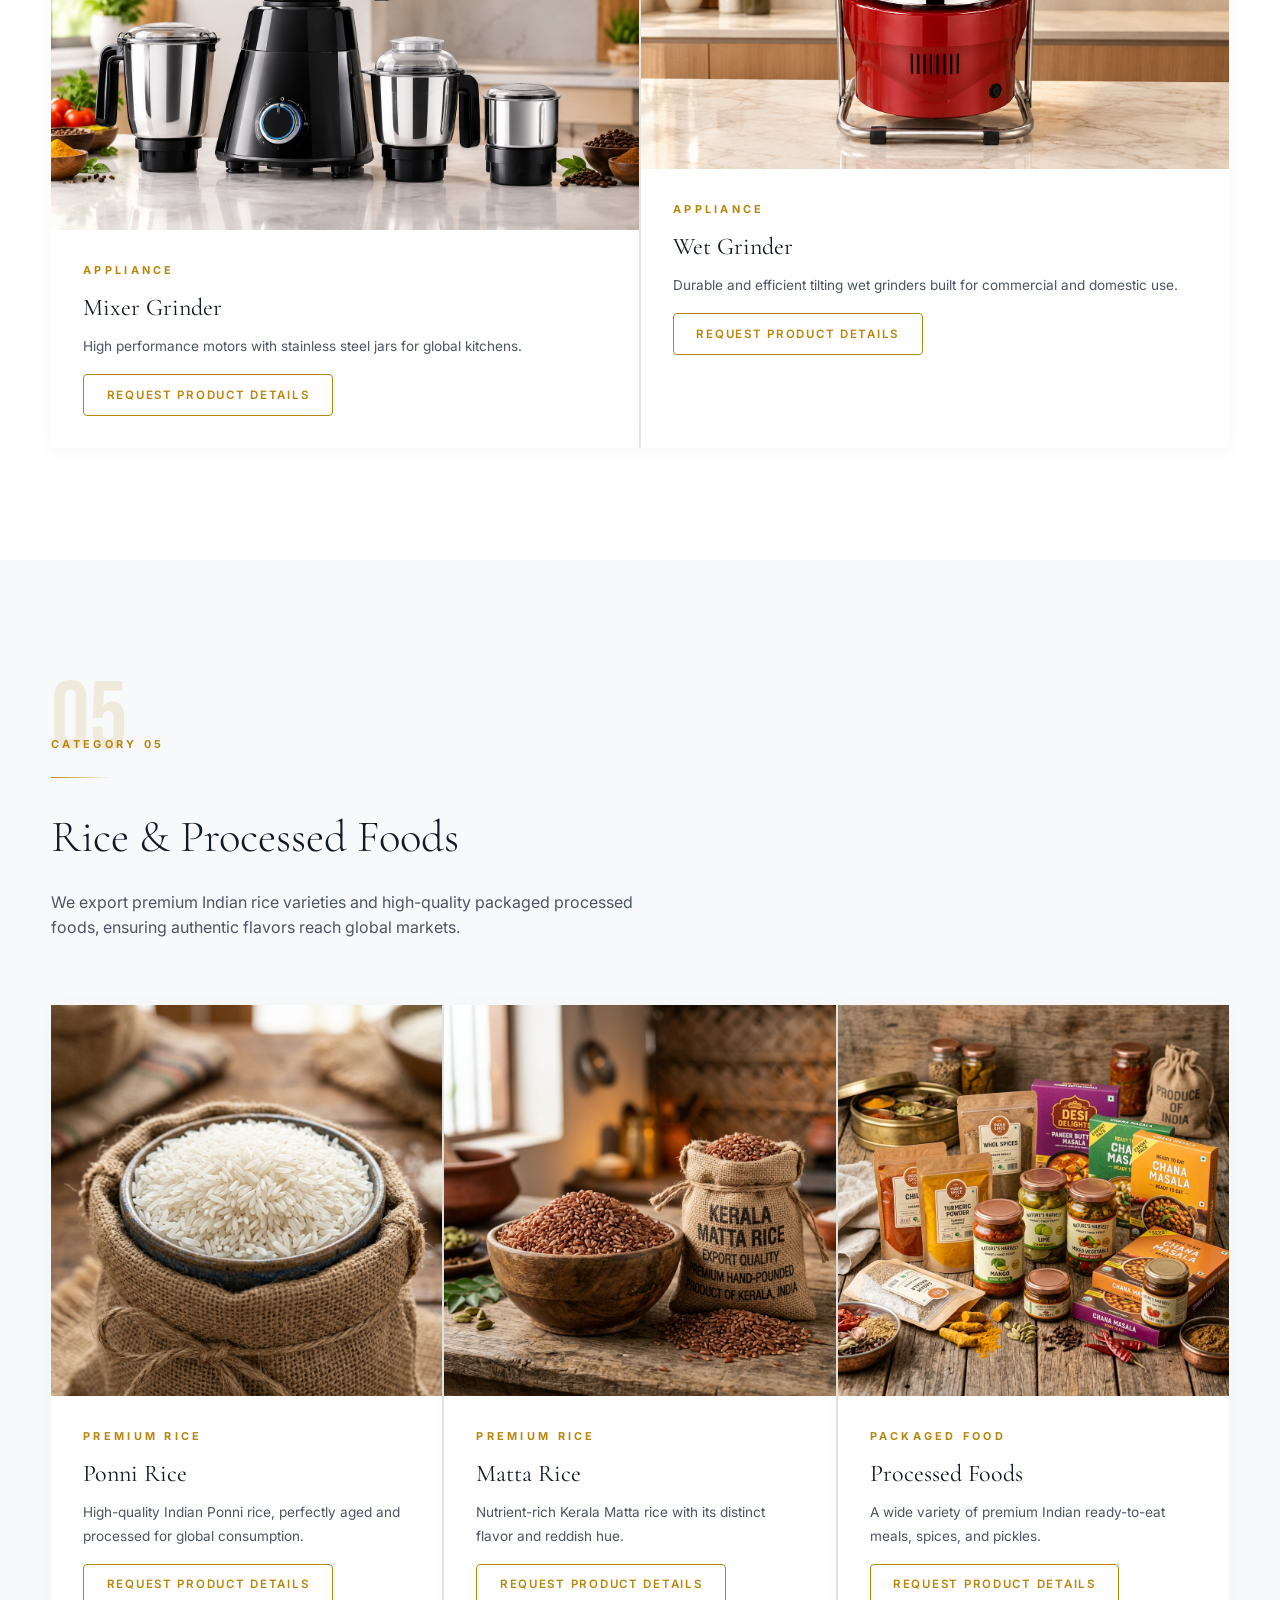
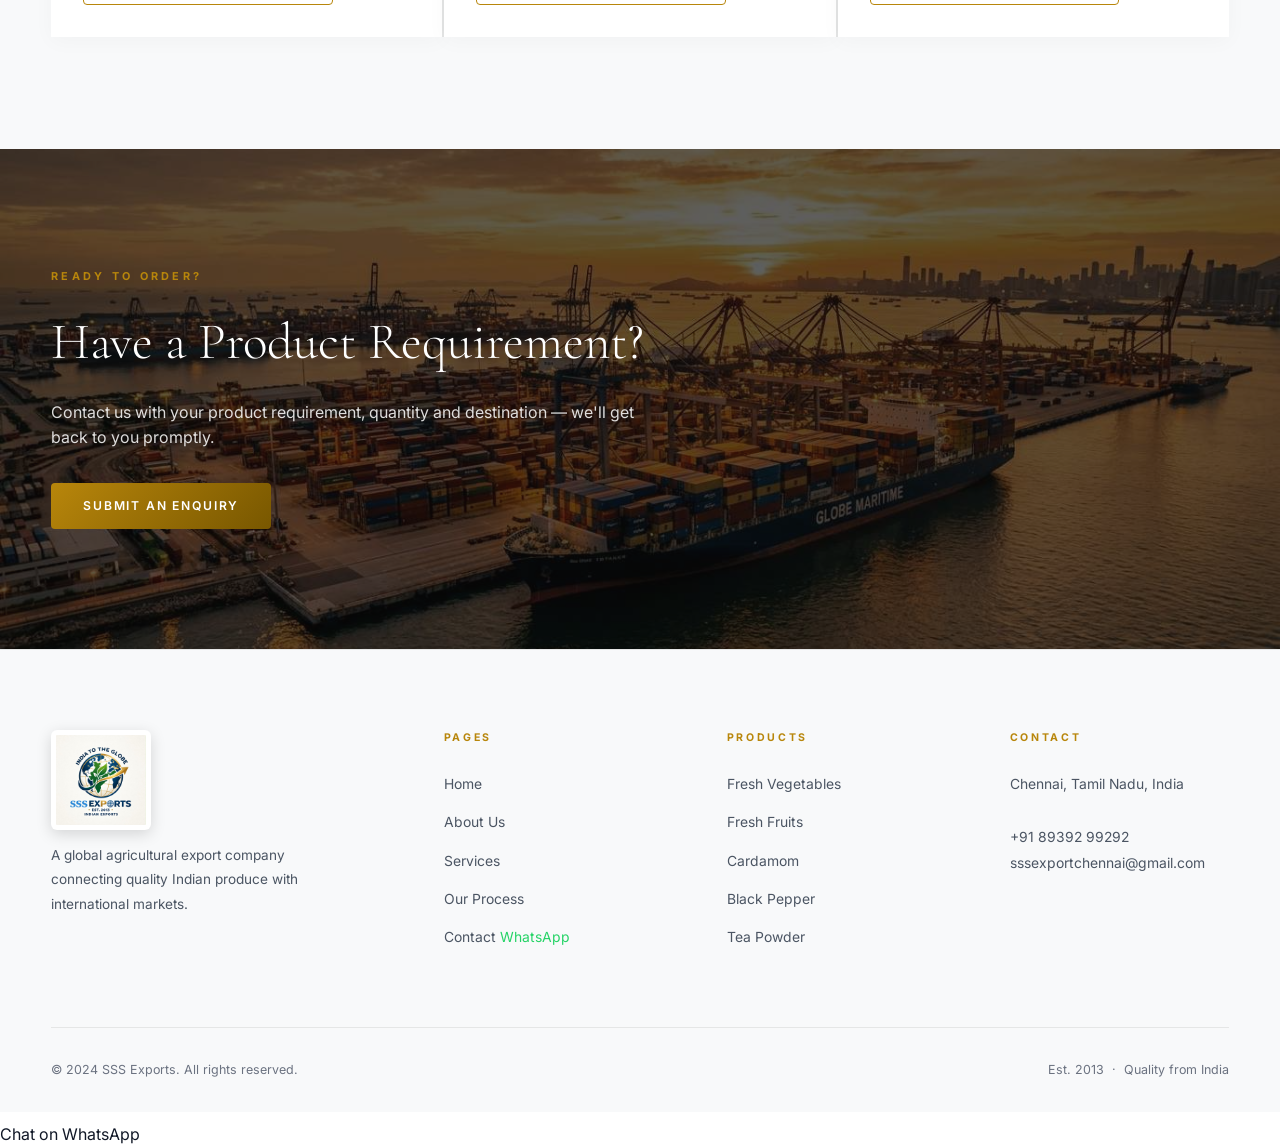
<file: services.html>
<!DOCTYPE html>
<html lang="en">
<head>
<meta charset="UTF-8">
<meta name="viewport" content="width=device-width, initial-scale=1.0">
<title>Export Products & Services — Fresh Vegetables, Fruits, Cardamom, Pepper & Tea | SSS Exports</title>
<meta name="description" content="Explore SSS Exports' agricultural product portfolio. Exporting fresh vegetables, tropical fruits, green cardamom, Malabar black pepper, and premium tea powder from India worldwide.">
<meta name="keywords" content="Export vegetables India, cardamom export, black pepper supplier, tea powder exporter, fresh fruits export Chennai, SSS Exports products">
<meta name="robots" content="index, follow">
<link rel="canonical" href="https://sssexports.com/services.html">
<link rel="icon" type="image/png" href="logo.png">
<link rel="stylesheet" href="styles.css?v=5">
</head>
<body>



<nav class="navbar" id="navbar">
  <div class="container nav-inner">
    <a href="index.html" class="nav-logo">
      <img src="logo.png" alt="SSS Exports Logo" class="nav-logo-img">
      <div class="nav-logo-text">
        <span class="nav-logo-name">SSS Exports</span>
        <span class="nav-logo-sub">Est. 2013 · Chennai, India</span>
      </div>
    </a>
    <div class="nav-links">
      <a href="index.html">Home</a>
      <a href="about.html">About</a>
      <a href="services.html" class="active">Services</a>
      <a href="process.html">Process</a>
      <a href="contact.html" class="nav-cta">Contact</a>
      <a href="https://wa.me/918939299292" class="nav-cta" style="background:#25d366;border-color:#25d366;color:#fff;" target="_blank" rel="noopener">WhatsApp</a>
    </div>
    <button class="nav-hamburger" id="nav-hamburger" aria-label="Menu"><span></span><span></span><span></span></button>
  </div>
</nav>
<div class="nav-mobile" id="nav-mobile">
  <button class="nav-mobile-close" id="nav-mobile-close">✕</button>
  <a href="index.html">Home</a><a href="about.html">About</a><a href="services.html">Services</a><a href="process.html">Process</a><a href="contact.html">Contact</a>
  <a href="https://wa.me/918939299292" style="color:#25d366;" target="_blank">WhatsApp</a>
</div>

<!-- PAGE HERO -->
<section class="page-hero">
  <div class="page-hero-bg"><img src="hero_services.jpg" alt="SSS Exports refrigerated ocean container shipping and logistics"></div>
  <div class="page-hero-content">
    <div class="t-label" style="margin-bottom:1rem">Agricultural Export Portfolio</div>
    <div class="gold-line" style="margin:0 0 1.5rem;background:linear-gradient(90deg,#c9a84c,transparent)"></div>
    <h1>Premium Products.<br>Cold-Chain Global Freight.</h1>
    <p>From farm sourcing and phytosanitary certification to refrigerated reefer container ocean shipping across world ports.</p>
    <div class="hero-pill-badge">
      <span>❄️ Temperature-Controlled Reefer</span> &bull; <span>📦 Custom Export Packaging</span> &bull; <span>🌐 Global Port Logistics</span>
    </div>
  </div>
  <img src="logo.png" alt="SSS Exports" class="hero-corner-logo" style="position: absolute; bottom: 80px; right: 25px; width: 160px; height: auto; z-index: 50; border-radius: 8px; box-shadow: 0 4px 15px rgba(0,0,0,0.5); pointer-events: none;">
  <div class="hero-scroll-indicator">
    <span>View Catalog</span>
    <svg fill="none" viewBox="0 0 24 24" stroke-width="2"><path stroke-linecap="round" stroke-linejoin="round" d="M19 9l-7 7-7-7" /></svg>
  </div>
</section>

<!-- SERVICE 01 — FRESH VEGETABLES SHOWCASE -->
<section class="service-block" id="vegetables">
  <div class="container">
    <div class="service-num">01</div>
    <div class="service-block-inner">
      <div class="service-img" data-reveal="left">
        <img src="vegetables.jpg" alt="Export-grade fresh vegetables from India">
      </div>
      <div class="service-text" data-reveal="right">
        <div class="t-label">Category 01 &bull; Key Export Varieties</div>
        <div class="gold-line-left gold-line"></div>
        <h2>Fresh Vegetables</h2>
        <p>We source and export top-demanded fresh vegetables directly from certified farms across India. Fully inspected, temperature-monitored, and prepared for global sea &amp; air freight with APEDA phytosanitary certification.</p>
        <a href="contact.html" class="btn btn-ghost">Request Vegetable Quote</a>
      </div>
    </div>

  </div>

  <!-- CATEGORY 01 — FULL UNCROPPED VEGETABLES RUNNING BANNER -->
  <div class="running-banner-wrap marquee-wrap">
    <div class="cat-marquee-label">Category 01 &bull; Fresh Vegetables Export Varieties</div>
    <div class="running-banner-track marquee-track">
      <!-- SET 1 (Full Uncropped Vegetable Photos) -->
      <div class="photo-marquee-card"><div class="photo-card-img"><img src="veg_red_onions.png" alt="Red Onions" loading="lazy"></div><div class="photo-card-name">Red Onions</div></div>
      <div class="photo-marquee-card"><div class="photo-card-img"><img src="veg_potatoes.png" alt="Fresh Potatoes" loading="lazy"></div><div class="photo-card-name">Fresh Potatoes</div></div>
      <div class="photo-marquee-card"><div class="photo-card-img"><img src="veg_drumstick.png" alt="Tender Drumstick" loading="lazy"></div><div class="photo-card-name">Drumstick</div></div>
      <div class="photo-marquee-card"><div class="photo-card-img"><img src="veg_green_chillies.png" alt="Green Chillies" loading="lazy"></div><div class="photo-card-name">Green Chillies</div></div>
      <div class="photo-marquee-card"><div class="photo-card-img"><img src="veg_fresh_okra.png" alt="Fresh Okra" loading="lazy"></div><div class="photo-card-name">Fresh Okra</div></div>
      <div class="photo-marquee-card"><div class="photo-card-img"><img src="veg_tomatoes.png" alt="Hybrid Tomatoes" loading="lazy"></div><div class="photo-card-name">Tomatoes</div></div>
      <div class="photo-marquee-card"><div class="photo-card-img"><img src="veg_purple_brinjal.png" alt="Purple Brinjal" loading="lazy"></div><div class="photo-card-name">Purple Brinjal</div></div>
      <div class="photo-marquee-card"><div class="photo-card-img"><img src="veg_green_cabbage.png" alt="Green Cabbage" loading="lazy"></div><div class="photo-card-name">Green Cabbage</div></div>
      <div class="photo-marquee-card"><div class="photo-card-img"><img src="veg_cauliflower.png" alt="Cauliflower" loading="lazy"></div><div class="photo-card-name">Cauliflower</div></div>
      <div class="photo-marquee-card"><div class="photo-card-img"><img src="veg_red_carrots.png" alt="Red Carrots" loading="lazy"></div><div class="photo-card-name">Red Carrots</div></div>

      <!-- SET 2 (Duplicate for Infinite Loop) -->
      <div class="photo-marquee-card"><div class="photo-card-img"><img src="veg_red_onions.png" alt="Red Onions" loading="lazy"></div><div class="photo-card-name">Red Onions</div></div>
      <div class="photo-marquee-card"><div class="photo-card-img"><img src="veg_potatoes.png" alt="Fresh Potatoes" loading="lazy"></div><div class="photo-card-name">Fresh Potatoes</div></div>
      <div class="photo-marquee-card"><div class="photo-card-img"><img src="veg_drumstick.png" alt="Tender Drumstick" loading="lazy"></div><div class="photo-card-name">Drumstick</div></div>
      <div class="photo-marquee-card"><div class="photo-card-img"><img src="veg_green_chillies.png" alt="Green Chillies" loading="lazy"></div><div class="photo-card-name">Green Chillies</div></div>
      <div class="photo-marquee-card"><div class="photo-card-img"><img src="veg_fresh_okra.png" alt="Fresh Okra" loading="lazy"></div><div class="photo-card-name">Fresh Okra</div></div>
      <div class="photo-marquee-card"><div class="photo-card-img"><img src="veg_tomatoes.png" alt="Hybrid Tomatoes" loading="lazy"></div><div class="photo-card-name">Tomatoes</div></div>
      <div class="photo-marquee-card"><div class="photo-card-img"><img src="veg_purple_brinjal.png" alt="Purple Brinjal" loading="lazy"></div><div class="photo-card-name">Purple Brinjal</div></div>
      <div class="photo-marquee-card"><div class="photo-card-img"><img src="veg_green_cabbage.png" alt="Green Cabbage" loading="lazy"></div><div class="photo-card-name">Green Cabbage</div></div>
      <div class="photo-marquee-card"><div class="photo-card-img"><img src="veg_cauliflower.png" alt="Cauliflower" loading="lazy"></div><div class="photo-card-name">Cauliflower</div></div>
      <div class="photo-marquee-card"><div class="photo-card-img"><img src="veg_red_carrots.png" alt="Red Carrots" loading="lazy"></div><div class="photo-card-name">Red Carrots</div></div>
    </div>
  </div>
</section>

<!-- SERVICE 02 — FRESH FRUITS SHOWCASE -->
<section class="service-block" id="fruits" style="background:var(--clr-dark-2)">
  <div class="container">
    <div class="service-num">02</div>
    <div class="service-block-inner reverse">
      <div class="service-img" data-reveal="right">
        <img src="fruits.jpg" alt="Export-quality fresh Indian tropical fruits">
      </div>
      <div class="service-text" data-reveal="left">
        <div class="t-label">Category 02 &bull; Key Export Varieties</div>
        <div class="gold-line-left gold-line"></div>
        <h2>Fresh Fruits</h2>
        <p>We export prime Indian fruit varieties worldwide. From world-famous Alphonso &amp; Kesar Mangoes to Bhagwa Pomegranates, Cavendish Bananas, Thompson Grapes, and coconuts, expertly packed in refrigerated reefer containers.</p>
        <a href="contact.html" class="btn btn-ghost">Request Fruit Quote</a>
      </div>
    </div>

  </div>

  <!-- CATEGORY 02 — FULL UNCROPPED FRUITS RUNNING BANNER -->
  <div class="running-banner-wrap marquee-wrap">
    <div class="cat-marquee-label">Category 02 &bull; Fresh Fruits Export Varieties</div>
    <div class="running-banner-track marquee-track" style="animation-direction: reverse;">
      <!-- SET 1 (Full Uncropped Fruit Photos) -->
      <div class="photo-marquee-card"><div class="photo-card-img"><img src="fruit_red_apples.png" alt="Red Apples" loading="lazy"></div><div class="photo-card-name">Fresh Apples</div></div>
      <div class="photo-marquee-card"><div class="photo-card-img"><img src="fruit_box_redgrapes.png" alt="Red Grapes" loading="lazy"></div><div class="photo-card-name">Red Grapes</div></div>
      <div class="photo-marquee-card"><div class="photo-card-img"><img src="fruit_box_dragonfruit.png" alt="Dragon Fruit" loading="lazy"></div><div class="photo-card-name">Dragon Fruit</div></div>
      <div class="photo-marquee-card"><div class="photo-card-img"><img src="fruit_alphonso_mangoes.jpg" alt="Alphonso Mangoes" loading="lazy"></div><div class="photo-card-name">Mangoes</div></div>
      <div class="photo-marquee-card"><div class="photo-card-img"><img src="fruit_cavendish_bananas.jpg" alt="Cavendish Bananas" loading="lazy"></div><div class="photo-card-name">Bananas</div></div>
      <div class="photo-marquee-card"><div class="photo-card-img"><img src="fruit_bhagwa_pomegranate.jpg" alt="Bhagwa Pomegranate" loading="lazy"></div><div class="photo-card-name">Pomegranate</div></div>
      <div class="photo-marquee-card"><div class="photo-card-img"><img src="fruit_green_grapes.jpg" alt="Green Grapes" loading="lazy"></div><div class="photo-card-name">Green Grapes</div></div>
      <div class="photo-marquee-card"><div class="photo-card-img"><img src="fruit_fresh_lemons.jpg" alt="Fresh Lemons" loading="lazy"></div><div class="photo-card-name">Fresh Lemons</div></div>

      <!-- SET 2 (Duplicate Items for Infinite Loop) -->
      <div class="photo-marquee-card"><div class="photo-card-img"><img src="fruit_red_apples.png" alt="Red Apples" loading="lazy"></div><div class="photo-card-name">Fresh Apples</div></div>
      <div class="photo-marquee-card"><div class="photo-card-img"><img src="fruit_box_redgrapes.png" alt="Red Grapes" loading="lazy"></div><div class="photo-card-name">Red Grapes</div></div>
      <div class="photo-marquee-card"><div class="photo-card-img"><img src="fruit_box_dragonfruit.png" alt="Dragon Fruit" loading="lazy"></div><div class="photo-card-name">Dragon Fruit</div></div>
      <div class="photo-marquee-card"><div class="photo-card-img"><img src="fruit_alphonso_mangoes.jpg" alt="Alphonso Mangoes" loading="lazy"></div><div class="photo-card-name">Mangoes</div></div>
      <div class="photo-marquee-card"><div class="photo-card-img"><img src="fruit_cavendish_bananas.jpg" alt="Cavendish Bananas" loading="lazy"></div><div class="photo-card-name">Bananas</div></div>
      <div class="photo-marquee-card"><div class="photo-card-img"><img src="fruit_bhagwa_pomegranate.jpg" alt="Bhagwa Pomegranate" loading="lazy"></div><div class="photo-card-name">Pomegranate</div></div>
      <div class="photo-marquee-card"><div class="photo-card-img"><img src="fruit_green_grapes.jpg" alt="Green Grapes" loading="lazy"></div><div class="photo-card-name">Green Grapes</div></div>
      <div class="photo-marquee-card"><div class="photo-card-img"><img src="fruit_fresh_lemons.jpg" alt="Fresh Lemons" loading="lazy"></div><div class="photo-card-name">Fresh Lemons</div></div>
    </div>
  </div>
</section>



<!-- SERVICE 03 — PREMIUM SPICES & TEA -->
<section class="service-block">
  <div class="container">
    <div class="service-num">03</div>
    <div data-reveal>
      <div class="t-label">Category 03</div>
      <div class="gold-line-left gold-line"></div>
      <h2 style="font-family:var(--ff-display);font-size:clamp(2rem,3.5vw,3rem);font-weight:300;margin-bottom:1rem">Premium Spices &amp; Tea</h2>
      <p style="color:var(--clr-text-muted);max-width:600px;margin-bottom:0.5rem">India is one of the world's leading sources for premium spices and tea. SSS Exports provides carefully sourced cardamom, black pepper and tea powder for global buyers.</p>
    </div>
    <div class="spice-cards">
      <div class="spice-card" data-reveal>
        <div class="spice-card-img"><img src="cardamom.jpg" alt="Premium green cardamom export"></div>
        <div class="spice-card-body">
          <div class="t-label" style="margin-bottom:.6rem">Premium Spice</div>
          <h3>Cardamom</h3>
          <p>Carefully sourced for quality and global supply.</p>
          <a href="contact.html" class="btn btn-ghost" style="padding:.65rem 1.4rem;font-size:.72rem">Request Product Details</a>
        </div>
      </div>
      <div class="spice-card" data-reveal>
        <div class="spice-card-img"><img src="pepper.jpg" alt="Premium black pepper export"></div>
        <div class="spice-card-body">
          <div class="t-label" style="margin-bottom:.6rem">Premium Spice</div>
          <h3>Black Pepper</h3>
          <p>Selected for consistent quality and international markets.</p>
          <a href="contact.html" class="btn btn-ghost" style="padding:.65rem 1.4rem;font-size:.72rem">Request Product Details</a>
        </div>
      </div>
      <div class="spice-card" data-reveal>
        <div class="spice-card-img"><img src="tea.jpg" alt="Premium Indian tea powder export"></div>
        <div class="spice-card-body">
          <div class="t-label" style="margin-bottom:.6rem">Premium Tea</div>
          <h3>Tea Powder</h3>
          <p>Premium tea products prepared for global buyers.</p>
          <a href="contact.html" class="btn btn-ghost" style="padding:.65rem 1.4rem;font-size:.72rem">Request Product Details</a>
        </div>
      </div>
    </div>
  </div>
</section>

<!-- SERVICE 04 — KITCHEN APPLIANCES -->
<section class="service-block">
  <div class="container">
    <div class="service-num">04</div>
    <div data-reveal>
      <div class="t-label">Category 04</div>
      <div class="gold-line-left gold-line"></div>
      <h2 style="font-family:var(--ff-display);font-size:clamp(2rem,3.5vw,3rem);font-weight:300;margin-bottom:1rem">Kitchen Appliances</h2>
      <p style="color:var(--clr-text-muted);max-width:600px;margin-bottom:0.5rem">We also export high-quality kitchen appliances, offering robust mixer grinders and commercial wet grinders suitable for diverse international markets.</p>
    </div>
    <div class="spice-cards" style="grid-template-columns: repeat(auto-fit, minmax(300px, 1fr));">
      <div class="spice-card" data-reveal>
        <div class="spice-card-img"><img src="mixer_grinder.png" alt="Commercial Mixer Grinder"></div>
        <div class="spice-card-body">
          <div class="t-label" style="margin-bottom:.6rem">Appliance</div>
          <h3>Mixer Grinder</h3>
          <p>High performance motors with stainless steel jars for global kitchens.</p>
          <a href="contact.html" class="btn btn-ghost" style="padding:.65rem 1.4rem;font-size:.72rem">Request Product Details</a>
        </div>
      </div>
      <div class="spice-card" data-reveal>
        <div class="spice-card-img"><img src="wet_grinder.png" alt="Commercial Wet Grinder"></div>
        <div class="spice-card-body">
          <div class="t-label" style="margin-bottom:.6rem">Appliance</div>
          <h3>Wet Grinder</h3>
          <p>Durable and efficient tilting wet grinders built for commercial and domestic use.</p>
          <a href="contact.html" class="btn btn-ghost" style="padding:.65rem 1.4rem;font-size:.72rem">Request Product Details</a>
        </div>
      </div>
    </div>
  </div>
</section>

<!-- SERVICE 05 — RICE & PROCESSED FOODS -->
<section class="service-block">
  <div class="container">
    <div class="service-num">05</div>
    <div data-reveal>
      <div class="t-label">Category 05</div>
      <div class="gold-line-left gold-line"></div>
      <h2 style="font-family:var(--ff-display);font-size:clamp(2rem,3.5vw,3rem);font-weight:300;margin-bottom:1rem">Rice &amp; Processed Foods</h2>
      <p style="color:var(--clr-text-muted);max-width:600px;margin-bottom:0.5rem">We export premium Indian rice varieties and high-quality packaged processed foods, ensuring authentic flavors reach global markets.</p>
    </div>
    <div class="spice-cards">
      <div class="spice-card" data-reveal>
        <div class="spice-card-img"><img src="ponni_rice.jpg" alt="Premium Ponni Rice"></div>
        <div class="spice-card-body">
          <div class="t-label" style="margin-bottom:.6rem">Premium Rice</div>
          <h3>Ponni Rice</h3>
          <p>High-quality Indian Ponni rice, perfectly aged and processed for global consumption.</p>
          <a href="contact.html" class="btn btn-ghost" style="padding:.65rem 1.4rem;font-size:.72rem">Request Product Details</a>
        </div>
      </div>
      <div class="spice-card" data-reveal>
        <div class="spice-card-img"><img src="matta_rice.jpg" alt="Kerala Matta Rice"></div>
        <div class="spice-card-body">
          <div class="t-label" style="margin-bottom:.6rem">Premium Rice</div>
          <h3>Matta Rice</h3>
          <p>Nutrient-rich Kerala Matta rice with its distinct flavor and reddish hue.</p>
          <a href="contact.html" class="btn btn-ghost" style="padding:.65rem 1.4rem;font-size:.72rem">Request Product Details</a>
        </div>
      </div>
      <div class="spice-card" data-reveal>
        <div class="spice-card-img"><img src="processed_food.jpg" alt="Processed Foods"></div>
        <div class="spice-card-body">
          <div class="t-label" style="margin-bottom:.6rem">Packaged Food</div>
          <h3>Processed Foods</h3>
          <p>A wide variety of premium Indian ready-to-eat meals, spices, and pickles.</p>
          <a href="contact.html" class="btn btn-ghost" style="padding:.65rem 1.4rem;font-size:.72rem">Request Product Details</a>
        </div>
      </div>
    </div>
  </div>
</section>

<!-- CTA -->
<section class="home-cta-section">
  <div class="cta-bg"><img src="cargo.jpg" alt="Global cargo shipping"></div>
  <div class="container">
    <div class="home-cta-content" data-reveal="left">
      <div class="t-label" style="margin-bottom:1rem">Ready to Order?</div>
      <h2>Have a Product Requirement?</h2>
      <p>Contact us with your product requirement, quantity and destination — we'll get back to you promptly.</p>
      <a href="contact.html" class="btn btn-gold">Submit an Enquiry</a>
    </div>
  </div>
</section>

<!-- FOOTER -->
<footer>
  <div class="container">
    <div class="footer-grid">
      <div class="footer-brand">
        <img src="logo.jpg" alt="SSS Exports Logo" class="footer-logo-img">
        <div class="brand-name">SSS EXPORTS</div>
        <div class="brand-est">Established 2013</div>
        <p>A global agricultural export company connecting quality Indian produce with international markets.</p>
      </div>
      <div class="footer-col"><h4>Pages</h4><ul><li><a href="index.html">Home</a></li><li><a href="about.html">About Us</a></li><li><a href="services.html">Services</a></li><li><a href="process.html">Our Process</a></li><li><a href="contact.html">Contact</a>
  <a href="https://wa.me/918939299292" style="color:#25d366;" target="_blank">WhatsApp</a></li></ul></div>
      <div class="footer-col"><h4>Products</h4><ul><li><a href="services.html">Fresh Vegetables</a></li><li><a href="services.html">Fresh Fruits</a></li><li><a href="services.html">Cardamom</a></li><li><a href="services.html">Black Pepper</a></li><li><a href="services.html">Tea Powder</a></li></ul></div>
      <div class="footer-col"><h4>Contact</h4><address>Chennai, Tamil Nadu, India<br><br><a href="tel:+918939299292">+91 89392 99292</a><br><a href="mailto:sssexportchennai@gmail.com">sssexportchennai@gmail.com</a></address></div>
    </div>
    <div class="footer-bottom">
      <p>&copy; 2024 SSS Exports. All rights reserved.</p>
      <p style="color:var(--clr-text-dim)">Est. 2013 &nbsp;&middot;&nbsp; Quality from India</p>
    </div>
  </div>
</footer>

<a href="https://wa.me/918939299292" class="wa-float" target="_blank" rel="noopener" aria-label="WhatsApp">
  <span class="wa-tooltip">Chat on WhatsApp</span>
  <svg width="28" height="28" viewBox="0 0 24 24" fill="white"><path d="M17.472 14.382c-.297-.149-1.758-.867-2.03-.967-.273-.099-.471-.148-.67.15-.197.297-.767.966-.94 1.164-.173.199-.347.223-.644.075-.297-.15-1.255-.463-2.39-1.475-.883-.788-1.48-1.761-1.653-2.059-.173-.297-.018-.458.13-.606.134-.133.298-.347.446-.52.149-.174.198-.298.298-.497.099-.198.05-.371-.025-.52-.075-.149-.669-1.612-.916-2.207-.242-.579-.487-.5-.669-.51-.173-.008-.371-.01-.57-.01-.198 0-.52.074-.792.372-.272.297-1.04 1.016-1.04 2.479 0 1.462 1.065 2.875 1.213 3.074.149.198 2.096 3.2 5.077 4.487.709.306 1.262.489 1.694.625.712.227 1.36.195 1.871.118.571-.085 1.758-.719 2.006-1.413.248-.694.248-1.289.173-1.413-.074-.124-.272-.198-.57-.347m-5.421 7.403h-.004a9.87 9.87 0 01-5.031-1.378l-.361-.214-3.741.982.998-3.648-.235-.374a9.86 9.86 0 01-1.51-5.26c.001-5.45 4.436-9.884 9.888-9.884 2.64 0 5.122 1.03 6.988 2.898a9.825 9.825 0 012.893 6.994c-.003 5.45-4.437 9.884-9.885 9.884m8.413-18.297A11.815 11.815 0 0012.05 0C5.495 0 .16 5.335.157 11.892c0 2.096.547 4.142 1.588 5.945L.057 24l6.305-1.654a11.882 11.882 0 005.683 1.448h.005c6.554 0 11.89-5.335 11.893-11.893a11.821 11.821 0 00-3.48-8.413Z"/></svg>
</a>
<script src="main.js"></script>
</body>
</html>
</file>
<file: styles.css>
/* ============================================================
   SSS EXPORTS — Premium Global Export Website
   ============================================================ */

@import url('https://fonts.googleapis.com/css2?family=Cormorant+Garamond:ital,wght@0,300;0,400;0,500;0,600;0,700;1,300;1,400&family=Inter:wght@300;400;500;600;700&family=Bebas+Neue&display=swap');

:root {
  --clr-dark: #ffffff;
  --clr-dark-2: #f8f9fa;
  --clr-dark-3: #ffffff;
  --clr-dark-4: #f3f4f6;
  --clr-white: #111827;
  --clr-gold: #b8860b;
  --clr-gold-light: #9e730a;
  --clr-gold-dark: #785700;
  --clr-text-muted: #4b5563;
  --clr-text-dim: #6b7280;
  --clr-border: rgba(184,134,11,0.25);
  --clr-border-dim: rgba(0,0,0,0.08);
  --ff-display: 'Cormorant Garamond', Georgia, serif;
  --ff-body: 'Inter', -apple-system, sans-serif;
  --ff-wide: 'Bebas Neue', Impact, sans-serif;
  --transition: 0.4s cubic-bezier(0.25,0.46,0.45,0.94);
  --transition-fast: 0.2s ease;
  --radius-sm: 4px;
  --radius: 8px;
  --radius-lg: 16px;
}

*, *::before, *::after { box-sizing: border-box; margin: 0; padding: 0; }
html { scroll-behavior: smooth; }
body {
  font-family: var(--ff-body);
  background: #ffffff;
  color: #111827;
  line-height: 1.6;
  overflow-x: hidden;
  -webkit-font-smoothing: antialiased;
}
img { display: block; width: 100%; height: 100%; object-fit: cover; }
a { text-decoration: none; color: inherit; transition: color var(--transition-fast); }
ul { list-style: none; }

.container { width: min(1280px, 92%); margin-inline: auto; }
section { position: relative; background: #ffffff; }

.gold-line {
  width: 60px; height: 1px;
  background: linear-gradient(90deg, transparent, var(--clr-gold), transparent);
  margin: 1.5rem auto;
}
.gold-line-left { margin-inline: 0; background: linear-gradient(90deg, var(--clr-gold), transparent); }

/* TOP BAR */
.top-bar {
  background: #0f172a;
  color: #cbd5e1;
  font-size: 0.78rem;
  padding: 0.5rem 0;
  border-bottom: 1px solid rgba(201,168,76,0.35);
  position: relative;
  z-index: 1001;
}
.top-bar-inner {
  display: flex;
  align-items: center;
  justify-content: space-between;
  flex-wrap: wrap;
  gap: 0.6rem;
}
.top-bar-contact {
  display: flex;
  align-items: center;
  gap: 1.5rem;
  flex-wrap: wrap;
}
.top-bar-item {
  display: inline-flex;
  align-items: center;
  gap: 0.4rem;
  color: #e2e8f0;
}
.top-bar-contact a {
  color: #ffffff;
  font-weight: 600;
  transition: color 0.2s ease;
}
.top-bar-contact a:hover {
  color: var(--clr-gold);
}
.top-bar-wa {
  background: #25d366;
  color: #ffffff !important;
  font-weight: 600;
  padding: 0.25rem 0.85rem;
  border-radius: 20px;
  font-size: 0.72rem;
  display: inline-flex;
  align-items: center;
  gap: 0.35rem;
  box-shadow: 0 2px 6px rgba(37,211,102,0.3);
  transition: transform 0.2s, background 0.2s;
}
.top-bar-wa:hover {
  background: #1da851;
  transform: translateY(-1px);
}

/* NAVBAR */
.navbar {
  position: sticky; top: 0; left: 0; right: 0; z-index: 1000;
  background: rgba(255,255,255,0.98);
  backdrop-filter: blur(20px);
  padding: 0.75rem 0;
  border-bottom: 1px solid rgba(0,0,0,0.08);
  box-shadow: 0 4px 20px rgba(0,0,0,0.05);
  transition: background var(--transition), padding var(--transition);
}
.navbar.scrolled {
  background: rgba(255,255,255,0.98);
  padding: 0.65rem 0;
}
.nav-inner { display: flex; align-items: center; justify-content: space-between; }
.nav-logo { display: flex; align-items: center; gap: 0.75rem; }
.nav-logo-mark { width: 44px; height: 44px; flex-shrink: 0; display: flex; align-items: center; justify-content: center; }
.nav-logo-img { height: 65px; width: auto; max-width: 200px; object-fit: contain; border-radius: 6px; background: transparent; padding: 2px; transition: transform var(--transition-fast); }
.nav-logo:hover .nav-logo-img { transform: scale(1.05); }
.nav-logo-text { display: none; } /* Text is now embedded in the logo */

.nav-links { display: flex; align-items: center; gap: 2.5rem; }
.nav-links a {
  font-size: 0.78rem; font-weight: 500; letter-spacing: 0.12em;
  text-transform: uppercase; color: #374151;
  position: relative; transition: color var(--transition-fast);
}
.nav-links a::after {
  content: ''; position: absolute; bottom: -4px; left: 0;
  width: 0; height: 1px; background: var(--clr-gold);
  transition: width var(--transition);
}
.nav-links a:hover, .nav-links a.active { color: var(--clr-gold); }
.nav-links a:hover::after, .nav-links a.active::after { width: 100%; }
.nav-cta {
  padding: 0.55rem 1.3rem !important;
  border: 1px solid var(--clr-gold) !important;
  color: var(--clr-gold) !important;
  border-radius: var(--radius-sm);
}
.nav-cta::after { display: none !important; }
.nav-cta:hover { background: var(--clr-gold) !important; color: #ffffff !important; }

.nav-hamburger {
  display: none; flex-direction: column; gap: 5px;
  cursor: pointer; background: none; border: none; padding: 4px;
}
.nav-hamburger span { display: block; width: 24px; height: 1.5px; background: #111827; transition: all var(--transition); }
.nav-hamburger.open span:nth-child(1) { transform: translateY(6.5px) rotate(45deg); }
.nav-hamburger.open span:nth-child(2) { opacity: 0; }
.nav-hamburger.open span:nth-child(3) { transform: translateY(-6.5px) rotate(-45deg); }
.nav-mobile {
  display: none; position: fixed; inset: 0;
  background: rgba(255,255,255,0.98); backdrop-filter: blur(30px);
  z-index: 999; flex-direction: column; align-items: center; justify-content: center; gap: 2.5rem;
}
.nav-mobile.open { display: flex; }
.nav-mobile a { font-family: var(--ff-display); font-size: 2.5rem; font-weight: 300; color: #111827; }
.nav-mobile a:hover { color: var(--clr-gold); }
.nav-mobile-close { position: absolute; top: 1.5rem; right: 1.5rem; font-size: 1.8rem; color: #111827; cursor: pointer; background: none; border: none; }

/* BUTTONS */
.btn {
  display: inline-flex; align-items: center; gap: 0.5rem;
  padding: 0.85rem 2rem; font-size: 0.76rem; font-weight: 600;
  letter-spacing: 0.15em; text-transform: uppercase;
  border-radius: var(--radius-sm); cursor: pointer; border: none;
  transition: all var(--transition); position: relative; overflow: hidden;
}
.btn-gold { background: linear-gradient(135deg, var(--clr-gold), var(--clr-gold-dark)); color: #ffffff; }
.btn-gold:hover { transform: translateY(-2px); box-shadow: 0 10px 30px rgba(184,134,11,0.35); filter: brightness(1.08); }
.btn-outline { background: transparent; color: #ffffff; border: 1px solid rgba(255,255,255,0.4); }
.btn-outline:hover { border-color: var(--clr-gold); color: var(--clr-gold); transform: translateY(-2px); }
.btn-ghost { background: transparent; color: var(--clr-gold); border: 1px solid var(--clr-gold); }
.btn-ghost:hover { background: var(--clr-gold); color: #ffffff; transform: translateY(-2px); }

/* MARQUEE */
.marquee-wrap {
  overflow: hidden; padding: 1rem 0;
  background: rgba(184,134,11,0.06);
  border-top: 1px solid var(--clr-border-dim);
  border-bottom: 1px solid var(--clr-border-dim);
}
.marquee-dark { background: #f8f9fa; }
.marquee-track { display: flex; animation: marquee 35s linear infinite; white-space: nowrap; }

.marquee-item {
  flex-shrink: 0; padding: 0 2rem;
  font-size: 0.7rem; font-weight: 600; letter-spacing: 0.28em;
  text-transform: uppercase; color: var(--clr-gold);
  display: flex; align-items: center; gap: 2rem;
}
.marquee-dot { display: inline-block; width: 3px; height: 3px; border-radius: 50%; background: var(--clr-gold); opacity: 0.5; }
@keyframes marquee { from { transform: translateX(0); } to { transform: translateX(-50%); } }

/* SCROLL REVEAL */
[data-reveal] { opacity: 0; transform: translateY(40px); transition: opacity 0.8s ease, transform 0.8s ease; }
[data-reveal="left"] { transform: translateX(-40px); }
[data-reveal="right"] { transform: translateX(40px); }
[data-reveal="scale"] { transform: scale(0.95); }
[data-reveal].revealed { opacity: 1; transform: none; }

/* HERO */
.hero { position: relative; height: 100vh; min-height: 700px; display: flex; flex-direction: column; overflow: hidden; }
.hero-bg { position: absolute; inset: 0; z-index: 0; }
.hero-bg img, .hero-bg video { width: 100%; height: 100%; object-fit: cover; object-position: center; display: block; }
.hero-bg img { animation: kenburns 20s ease-in-out infinite alternate; }
.hero-bg::after {
  content: ''; position: absolute; inset: 0;
  background: linear-gradient(180deg, rgba(0,0,0,0.35) 0%, rgba(0,0,0,0.1) 40%, rgba(0,0,0,0.65) 100%);
  pointer-events: none;
}
/* Hero Sound Control Button (Bottom-Left) */
.hero-sound-btn {
  position: absolute;
  bottom: 85px;
  left: 25px;
  z-index: 60;
  width: 48px;
  height: 48px;
  border-radius: 50%;
  background: rgba(0, 0, 0, 0.65);
  backdrop-filter: blur(8px);
  -webkit-backdrop-filter: blur(8px);
  border: 1.5px solid rgba(255, 255, 255, 0.3);
  color: #ffffff;
  cursor: pointer;
  display: flex;
  align-items: center;
  justify-content: center;
  transition: all 0.3s ease;
  box-shadow: 0 4px 15px rgba(0, 0, 0, 0.4);
}
.hero-sound-btn:hover {
  background: var(--clr-gold);
  border-color: var(--clr-gold);
  color: #111111;
  transform: scale(1.1);
}
.hero-sound-btn svg {
  width: 20px;
  height: 20px;
}



.hero-content {
  position: relative; z-index: 2; flex: 1;
  display: flex; flex-direction: column; align-items: center; justify-content: flex-start;
  text-align: center; padding: 0 1.5rem; padding-top: 180px;
}
.hero-brand-mark { margin-bottom: 2rem; animation: fadeInDown 1s ease 0.3s both; display: inline-block; }
.hero-brand-mark svg { width: 90px; height: 90px; }
.hero-brand-img { width: 100px; height: 100px; object-fit: cover; border-radius: 50%; border: 2.5px solid var(--clr-gold); box-shadow: 0 0 25px rgba(201,168,76,0.45), 0 8px 30px rgba(0,0,0,0.5); transition: transform 0.4s ease, box-shadow 0.4s ease; }
.hero-brand-img:hover { transform: scale(1.06) rotate(3deg); box-shadow: 0 0 35px rgba(201,168,76,0.65), 0 12px 40px rgba(0,0,0,0.6); }
.footer-logo-img { height: 100px; width: auto; max-width: 200px; object-fit: contain; border-radius: 6px; background: #ffffff; padding: 5px; display: block; margin-bottom: 0.8rem; box-shadow: 0 4px 15px rgba(0,0,0,0.15); }
.hero-eyebrow { font-size: 0.66rem; font-weight: 600; letter-spacing: 0.4em; text-transform: uppercase; color: var(--clr-gold); margin-bottom: 1rem; animation: fadeInDown 1s ease 0.5s both; }
.hero-headline { font-family: var(--ff-display); font-size: clamp(2.5rem,6vw,5.5rem); font-weight: 300; line-height: 1.1; color: #ffffff; margin-bottom: 1.2rem; animation: fadeInDown 1s ease 0.7s both; }
.hero-headline em { font-style: italic; color: var(--clr-gold); }
.hero-sub { font-size: clamp(0.9rem,1.5vw,1.1rem); font-weight: 300; color: rgba(255,255,255,.85); max-width: 540px; margin-bottom: 0.8rem; animation: fadeInDown 1s ease 0.9s both; }
.hero-tag { font-size: 0.63rem; font-weight: 700; letter-spacing: 0.4em; color: var(--clr-gold); text-transform: uppercase; margin-bottom: 2.5rem; animation: fadeInDown 1s ease 1s both; }
.hero-actions { display: flex; gap: 1rem; flex-wrap: wrap; justify-content: center; animation: fadeInDown 1s ease 1.1s both; }
.hero-marquee { position: relative; z-index: 2; background: rgba(255,255,255,.92); backdrop-filter: blur(10px); border-top: 1px solid var(--clr-border-dim); }

@keyframes fadeInDown { from { opacity: 0; transform: translateY(-20px); } to { opacity: 1; transform: translateY(0); } }

/* SECTION HEADER */
.t-label {
  font-size: 0.68rem;
  font-weight: 700;
  letter-spacing: 0.3em;
  text-transform: uppercase;
  color: var(--clr-gold);
}
.section-header { text-align: center; margin-bottom: 4rem; }
.section-header h2 { font-family: var(--ff-display); font-size: clamp(2rem,4vw,3.5rem); font-weight: 300; color: #111827; }
.section-header p { color: var(--clr-text-muted); font-size: 1rem; max-width: 500px; margin-inline: auto; margin-top: 0.8rem; }

/* WHY CHOOSE */
.why-section { padding: 8rem 0; background: #f8f9fa; }
.why-grid { display: grid; grid-template-columns: repeat(4,1fr); gap: 1.5px; background: var(--clr-border-dim); }
.why-card {
  background: #ffffff; padding: 3rem 2rem;
  display: flex; flex-direction: column; gap: 1rem;
  position: relative; overflow: hidden; transition: background var(--transition), box-shadow var(--transition);
  box-shadow: 0 4px 20px rgba(0,0,0,0.03);
}
.why-card::before { content: ''; position: absolute; bottom: 0; left: 0; width: 0; height: 2px; background: var(--clr-gold); transition: width .5s ease; }
.why-card:hover { background: #ffffff; box-shadow: 0 12px 30px rgba(0,0,0,0.08); }
.why-card:hover::before { width: 100%; }
.why-icon { width: 56px; height: 56px; border: 1px solid var(--clr-border); border-radius: var(--radius); display: flex; align-items: center; justify-content: center; color: var(--clr-gold); font-size: 1.4rem; transition: all var(--transition); }
.why-card:hover .why-icon { background: var(--clr-gold); color: #ffffff; border-color: var(--clr-gold); }
.why-card h3 { font-family: var(--ff-display); font-size: 1.3rem; font-weight: 500; color: #111827; }
.why-card p { font-size: 0.87rem; color: var(--clr-text-muted); line-height: 1.7; }

/* PRODUCTS */
.products-section { padding: 8rem 0; background: #ffffff; }
.products-grid { display: grid; grid-template-columns: repeat(3,1fr); gap: 2px; margin-top: 4rem; background: var(--clr-border-dim); }
.product-card { position: relative; overflow: hidden; height: 480px; cursor: pointer; }
.product-card-img { position: absolute; inset: 0; transition: transform 0.8s ease; }
.product-card:hover .product-card-img { transform: scale(1.08); }
.product-card-overlay { position: absolute; inset: 0; background: linear-gradient(180deg,transparent 40%,rgba(10,10,10,.85) 100%); z-index: 1; }
.product-card-content { position: absolute; bottom: 0; left: 0; right: 0; z-index: 2; padding: 2rem; transform: translateY(10px); transition: transform var(--transition); }
.product-card:hover .product-card-content { transform: translateY(0); }
.product-card h3 { font-family: var(--ff-display); font-size: 1.6rem; font-weight: 400; color: #ffffff; margin-bottom: 0.3rem; }
.product-card p { font-size: 0.82rem; color: rgba(255,255,255,.8); opacity: 0; transform: translateY(8px); transition: all var(--transition) .1s; }
.product-card:hover p { opacity: 1; transform: translateY(0); }
.products-row-2 { display: grid; grid-template-columns: repeat(2,1fr); gap: 2px; background: var(--clr-border-dim); margin-top: 2px; }

/* GLOBAL REACH */
.global-section { padding: 8rem 0; background: #f8f9fa; overflow: hidden; }
.global-inner { display: grid; grid-template-columns: 1fr 1.6fr; gap: 5rem; align-items: center; }
.global-text h2 { font-family: var(--ff-display); font-size: clamp(2rem,3.5vw,3rem); font-weight: 300; color: #111827; margin-bottom: 1.5rem; }
.global-text p { color: var(--clr-text-muted); font-size: 0.95rem; line-height: 1.8; max-width: 420px; }
.global-map { position: relative; height: 400px; border-radius: var(--radius-lg); overflow: hidden; border: 1px solid var(--clr-border-dim); background: #eef2f6; box-shadow: 0 10px 30px rgba(0,0,0,0.05); }

/* SINCE 2013 */
.since-section { padding: 8rem 0; text-align: center; background: #ffffff; position: relative; overflow: hidden; }
.since-year { font-family: var(--ff-display); font-size: clamp(5rem,12vw,10rem); font-weight: 300; line-height: 1; background: linear-gradient(135deg, var(--clr-gold-light), var(--clr-gold), var(--clr-gold-dark)); -webkit-background-clip: text; -webkit-text-fill-color: transparent; background-clip: text; display: inline-block; }
.since-text { font-family: var(--ff-display); font-size: clamp(1.1rem,2vw,1.55rem); font-weight: 300; color: #374151; max-width: 560px; margin: 1.5rem auto 0; font-style: italic; }

/* HOME CTA */
.home-cta-section { position: relative; height: 500px; display: flex; align-items: center; overflow: hidden; }
.home-cta-section .cta-bg { position: absolute; inset: 0; }
.home-cta-section .cta-bg::after { content: ''; position: absolute; inset: 0; background: rgba(10,10,10,.65); }
.home-cta-content { position: relative; z-index: 1; max-width: 600px; }
.home-cta-content h2 { font-family: var(--ff-display); font-size: clamp(2rem,4vw,3.2rem); font-weight: 300; color: #ffffff; margin-bottom: 1rem; }
.home-cta-content p { color: rgba(255,255,255,.85); margin-bottom: 2rem; }

/* PAGE HERO — FULL 100VH CINEMATIC HEROES */
.page-hero { position: relative; height: 100vh; min-height: 650px; display: flex; flex-direction: column; justify-content: center; overflow: hidden; }
.page-hero-bg { position: absolute; inset: 0; z-index: 0; }
.page-hero-bg img { width: 100%; height: 100%; object-fit: cover; object-position: center; animation: kenburns 22s ease-in-out infinite alternate; }
.page-hero-bg::after { 
  content: ''; position: absolute; inset: 0; 
  background: linear-gradient(180deg, rgba(10,10,10,.65) 0%, rgba(10,10,10,.45) 40%, rgba(10,10,10,.85) 100%),
              linear-gradient(90deg, rgba(10,10,10,.65) 0%, transparent 70%); 
}
.page-hero-content { position: relative; z-index: 2; width: min(1280px,92%); margin-inline: auto; padding-top: 40px; }
.page-hero-content h1 { font-family: var(--ff-display); font-size: clamp(2.8rem,5.5vw,5rem); font-weight: 300; color: #ffffff; max-width: 780px; line-height: 1.1; margin-bottom: 1.2rem; }
.page-hero-content p { color: rgba(255,255,255,.88); font-size: 1.15rem; max-width: 580px; line-height: 1.6; }

.hero-pill-badge {
  display: inline-flex; align-items: center; gap: 0.6rem;
  padding: 0.45rem 1.2rem; background: rgba(255,255,255,0.18);
  border: 1px solid rgba(255,255,255,0.4); backdrop-filter: blur(16px);
  border-radius: 50px; font-size: 0.72rem; font-weight: 600;
  letter-spacing: 0.15em; color: var(--clr-gold); text-transform: uppercase;
  margin-top: 1.5rem; animation: fadeInDown 1s ease 1.2s both;
}
.hero-scroll-indicator {
  position: absolute; bottom: 2rem; left: 50%; transform: translateX(-50%);
  z-index: 5; display: flex; flex-direction: column; align-items: center; gap: 0.4rem;
  color: rgba(255,255,255,0.6); font-size: 0.62rem; letter-spacing: 0.25em;
  text-transform: uppercase; animation: bounce 2.2s infinite; pointer-events: none;
}
.hero-scroll-indicator svg { width: 16px; height: 16px; stroke: var(--clr-gold); }
@keyframes bounce {
  0%, 20%, 50%, 80%, 100% { transform: translate(-50%, 0); }
  40% { transform: translate(-50%, -7px); }
  60% { transform: translate(-50%, -3px); }
}

/* ABOUT */
.about-story { padding: 8rem 0; background: #ffffff; }
.about-story-inner { display: grid; grid-template-columns: 1fr 1fr; gap: 6rem; align-items: center; }
.about-story-text h2 { font-family: var(--ff-display); font-size: clamp(2rem,3vw,2.8rem); font-weight: 300; color: #111827; margin-bottom: 1.5rem; }
.about-story-text p { color: var(--clr-text-muted); line-height: 1.9; font-size: 0.95rem; }
.about-story-img { height: 520px; border-radius: var(--radius-lg); overflow: hidden; box-shadow: 0 15px 35px rgba(0,0,0,0.06); }

.vision-mission { padding: 8rem 0; background: #f8f9fa; }
.vm-grid { display: grid; grid-template-columns: 1fr 1fr; gap: 2px; background: var(--clr-border-dim); margin-top: 4rem; }
.vm-card { background: #ffffff; padding: 3.5rem; box-shadow: 0 4px 20px rgba(0,0,0,0.02); }
.vm-card h3 { font-family: var(--ff-display); font-size: 1.8rem; font-weight: 400; color: #111827; margin-bottom: 1rem; }
.vm-card p { color: var(--clr-text-muted); line-height: 1.9; }

.values-section { padding: 8rem 0; background: #ffffff; }
.values-grid { display: grid; grid-template-columns: repeat(4,1fr); gap: 1.5px; background: var(--clr-border-dim); margin-top: 4rem; }
.value-card { background: #ffffff; padding: 3rem 2rem; text-align: center; transition: background var(--transition), box-shadow var(--transition); box-shadow: 0 4px 20px rgba(0,0,0,0.02); }
.value-card:hover { background: #f8f9fa; box-shadow: 0 10px 30px rgba(0,0,0,0.06); }
.value-num { font-family: var(--ff-display); font-size: 4rem; font-weight: 300; color: rgba(184,134,11,0.3); line-height: 1; margin-bottom: 1rem; transition: color var(--transition); }
.value-card:hover .value-num { color: var(--clr-gold); }
.value-card h3 { font-family: var(--ff-display); font-size: 1.3rem; color: #111827; margin-bottom: 0.5rem; }
.value-card p { font-size: 0.85rem; color: var(--clr-text-muted); }

/* SERVICES */
.service-block { padding: 7rem 0; position: relative; background: #ffffff; }
.service-block:nth-child(even) { background: #f8f9fa; }
.service-num { font-family: var(--ff-wide); font-size: 6rem; line-height: 1; color: rgba(184,134,11,0.12); margin-bottom: -2rem; }
.service-block-inner { display: grid; grid-template-columns: 1fr 1fr; gap: 5rem; align-items: center; position: relative; z-index: 1; }
.service-block-inner.reverse { direction: rtl; }
.service-block-inner.reverse > * { direction: ltr; }
.service-img { aspect-ratio: 4/3; border-radius: var(--radius-lg); overflow: hidden; position: relative; box-shadow: 0 15px 35px rgba(0,0,0,0.06); }
.service-img::after { content: ''; position: absolute; inset: 0; border: 1px solid var(--clr-border-dim); border-radius: var(--radius-lg); pointer-events: none; }
.service-text h2 { font-family: var(--ff-display); font-size: clamp(2rem,3.5vw,3rem); font-weight: 300; color: #111827; margin-bottom: 1.5rem; }
.service-text p { color: var(--clr-text-muted); line-height: 1.9; margin-bottom: 2rem; }

.spice-cards { display: grid; grid-template-columns: repeat(3,1fr); gap: 2px; background: var(--clr-border-dim); margin-top: 4rem; }
.spice-card { background: #ffffff; overflow: hidden; box-shadow: 0 4px 20px rgba(0,0,0,0.03); }
.spice-card-img { height: auto; overflow: hidden; }
.spice-card-img img { width: 100%; height: auto; display: block; transition: transform 0.8s ease; }
.spice-card:hover .spice-card-img img { transform: scale(1.06); }
.spice-card-body { padding: 2rem; }
.spice-card-body h3 { font-family: var(--ff-display); font-size: 1.5rem; font-weight: 400; color: #111827; margin-bottom: 0.5rem; }
.spice-card-body p { font-size: 0.85rem; color: var(--clr-text-muted); line-height: 1.7; margin-bottom: 1rem; }

/* PROCESS */
.process-timeline { padding: 8rem 0; background: #ffffff; }
.timeline { position: relative; margin-top: 5rem; }
.timeline::before { content: ''; position: absolute; top: 0; bottom: 0; left: 50%; transform: translateX(-50%); width: 1px; background: linear-gradient(180deg,transparent,var(--clr-gold) 10%,var(--clr-gold) 90%,transparent); }
.timeline-item { display: grid; grid-template-columns: 1fr auto 1fr; gap: 3rem; align-items: center; margin-bottom: 4rem; }
.timeline-item:nth-child(odd) .timeline-text { grid-column: 1; text-align: right; }
.timeline-item:nth-child(odd) .timeline-img { grid-column: 3; }
.timeline-item:nth-child(even) .timeline-text { grid-column: 3; order: 3; }
.timeline-item:nth-child(even) .timeline-img { grid-column: 1; order: 1; }
.timeline-dot { grid-column: 2; width: 60px; height: 60px; border-radius: 50%; background: #ffffff; border: 1px solid var(--clr-gold); display: flex; align-items: center; justify-content: center; font-family: var(--ff-wide); font-size: 0.8rem; color: var(--clr-gold); z-index: 1; flex-shrink: 0; transition: all var(--transition); box-shadow: 0 4px 15px rgba(0,0,0,0.06); }
.timeline-item:hover .timeline-dot { background: var(--clr-gold); color: #ffffff; }
.timeline-text h3 { font-family: var(--ff-display); font-size: 1.5rem; font-weight: 400; color: #111827; margin-bottom: 0.5rem; }
.timeline-text p { font-size: 0.88rem; color: var(--clr-text-muted); line-height: 1.8; }
.timeline-img { height: 240px; border-radius: var(--radius); overflow: hidden; box-shadow: 0 10px 25px rgba(0,0,0,0.05); }

.process-outro { position: relative; height: 520px; display: flex; align-items: center; overflow: hidden; }
.process-outro .po-bg { position: absolute; inset: 0; }
.process-outro .po-bg::after { content: ''; position: absolute; inset: 0; background: rgba(10,10,10,.65); }
.process-outro-content { position: relative; z-index: 1; text-align: center; width: 100%; }
.process-outro-content h2 { font-family: var(--ff-display); font-size: clamp(3rem,6vw,5rem); font-weight: 300; font-style: italic; color: #ffffff; margin-bottom: 1rem; }
.process-outro-content p { color: rgba(255,255,255,.8); font-size: 0.95rem; letter-spacing: 0.1em; }

.contact-cards-grid {
  display: grid;
  grid-template-columns: repeat(3, 1fr);
  gap: 2rem;
  margin-top: 1rem;
}
.contact-card {
  background: #ffffff;
  border: 1px solid var(--clr-border-dim);
  border-radius: var(--radius-lg);
  padding: 2.5rem 2rem;
  text-align: center;
  box-shadow: 0 10px 30px rgba(0,0,0,0.04);
  transition: transform 0.3s ease, box-shadow 0.3s ease, border-color 0.3s ease;
}
.contact-card:hover {
  transform: translateY(-5px);
  box-shadow: 0 15px 35px rgba(0,0,0,0.08);
  border-color: var(--clr-gold);
}
.contact-card-icon {
  width: 56px;
  height: 56px;
  border-radius: 50%;
  border: 1.5px solid var(--clr-gold);
  background: rgba(201,168,76,0.06);
  color: var(--clr-gold);
  display: flex;
  align-items: center;
  justify-content: center;
  margin: 0 auto 1.2rem;
}
.contact-card h3 {
  font-family: var(--ff-display);
  font-size: 1.4rem;
  color: #111827;
  margin-bottom: 0.4rem;
}
.contact-card p {
  font-size: 0.82rem;
  color: var(--clr-text-muted);
  margin-bottom: 1rem;
}
.contact-card-val {
  font-size: 1.05rem;
  font-weight: 600;
  color: #111827;
  word-break: break-all;
}
.contact-card-val a:hover {
  color: var(--clr-gold);
}

.map-section { padding: 0 0 8rem; background: #ffffff; }
.map-container { background: #ffffff; border: 1px solid var(--clr-border-dim); border-radius: var(--radius-lg); overflow: hidden; height: 420px; box-shadow: 0 10px 30px rgba(0,0,0,0.04); }
.map-container iframe { width: 100%; height: 100%; border: none; filter: none; opacity: 1; }

.contact-cta { padding: 7rem 0; background: #f8f9fa; text-align: center; border-top: 1px solid var(--clr-border-dim); }
.contact-cta h2 { font-family: var(--ff-display); font-size: clamp(2rem,4vw,3.2rem); font-weight: 300; font-style: italic; color: #111827; margin-bottom: 2rem; }

/* FOOTER */
footer { background: #f8f9fa; border-top: 1px solid var(--clr-border-dim); padding: 5rem 0 2rem; }
.footer-grid { display: grid; grid-template-columns: 1.5fr 1fr 1fr 1fr; gap: 4rem; margin-bottom: 4rem; }
.footer-brand .brand-name { display: none; }
.footer-brand .brand-est { display: none; }
.footer-brand p { font-size: 0.85rem; color: var(--clr-text-muted); line-height: 1.8; max-width: 280px; }
.footer-col h4 { font-size: 0.66rem; font-weight: 700; letter-spacing: 0.25em; text-transform: uppercase; color: var(--clr-gold); margin-bottom: 1.5rem; }
.footer-col ul li { margin-bottom: 0.8rem; }
.footer-col ul li a { font-size: 0.87rem; color: var(--clr-text-muted); }
.footer-col ul li a:hover { color: var(--clr-gold); }
.footer-col address { font-style: normal; font-size: 0.87rem; color: var(--clr-text-muted); line-height: 1.9; }
.footer-col address a { color: var(--clr-text-muted); }
.footer-col address a:hover { color: var(--clr-gold); }
.footer-bottom { border-top: 1px solid var(--clr-border-dim); padding-top: 2rem; display: flex; align-items: center; justify-content: space-between; flex-wrap: wrap; gap: 1rem; }
.footer-bottom p { font-size: 0.78rem; color: var(--clr-text-dim); }


/* WHY CHOOSE US — 4 DIFFERENT IMAGES */
.why-grid-v2 {
  display: grid;
  grid-template-columns: repeat(4, 1fr);
  gap: 1.5rem;
  margin-top: 3.5rem;
}
.why-card-v2 {
  background: #ffffff;
  border: 1px solid var(--clr-border-dim);
  border-radius: var(--radius-lg);
  overflow: hidden;
  display: flex;
  flex-direction: column;
  box-shadow: 0 4px 20px rgba(0,0,0,0.03);
  transition: transform 0.4s ease, border-color 0.4s ease, box-shadow 0.4s ease;
}
.why-card-v2:hover {
  transform: translateY(-8px);
  border-color: var(--clr-gold);
  box-shadow: 0 20px 40px rgba(0,0,0,0.08), 0 0 25px rgba(184,134,11,0.15);
}
.why-card-img-wrap {
  position: relative;
  height: 210px;
  width: 100%;
  overflow: hidden;
}
.why-card-img-wrap img {
  width: 100%;
  height: 100%;
  object-fit: cover;
  transition: transform 0.8s ease;
}
.why-card-v2:hover .why-card-img-wrap img {
  transform: scale(1.1);
}
.why-card-img-overlay {
  position: absolute;
  inset: 0;
  background: linear-gradient(180deg, rgba(10,10,10,0.1) 0%, rgba(10,10,10,0.75) 100%);
}
.why-card-badge {
  position: absolute;
  top: 1rem;
  left: 1rem;
  padding: 0.35rem 0.8rem;
  background: rgba(255,255,255,0.9);
  border: 1px solid var(--clr-gold);
  border-radius: 50px;
  font-size: 0.6rem;
  font-weight: 700;
  letter-spacing: 0.15em;
  color: var(--clr-gold-light);
  text-transform: uppercase;
  backdrop-filter: blur(8px);
}
.why-card-body {
  padding: 1.8rem 1.5rem;
  display: flex;
  flex-direction: column;
  gap: 0.6rem;
  flex: 1;
}
.why-card-body h3 {
  font-family: var(--ff-display);
  font-size: 1.45rem;
  font-weight: 500;
  color: #111827;
}
.why-card-body p {
  font-size: 0.86rem;
  color: var(--clr-text-muted);
  line-height: 1.65;
}

/* PRODUCTS RUNNING BANNER SLIDER */
.product-banner-wrap {
  position: relative;
  width: 100%;
  overflow: hidden;
  padding: 3rem 0;
  background: #f8f9fa;
  border-top: 1px solid var(--clr-border-dim);
  border-bottom: 1px solid var(--clr-border-dim);
}
.product-banner-track {
  display: flex;
  gap: 1.5rem;
  width: max-content;
  animation: runningBanner 35s linear infinite;
}

@keyframes runningBanner {
  0% { transform: translateX(0); }
  100% { transform: translateX(calc(-350px * 5 - 1.5rem * 5)); }
}

.product-slide-card {
  width: 350px;
  height: 480px;
  flex-shrink: 0;
  position: relative;
  border-radius: var(--radius-lg);
  overflow: hidden;
  border: 1px solid var(--clr-border-dim);
  cursor: pointer;
  box-shadow: 0 8px 25px rgba(0,0,0,0.04);
  transition: border-color 0.4s ease, transform 0.4s ease, box-shadow 0.4s ease;
}
.product-slide-card:hover {
  border-color: var(--clr-gold);
  transform: translateY(-8px);
  box-shadow: 0 20px 40px rgba(0,0,0,0.12), 0 0 25px rgba(184,134,11,0.2);
}
.product-slide-img {
  position: absolute;
  inset: 0;
  transition: transform 0.8s ease;
}
.product-slide-img img {
  width: 100%;
  height: 100%;
  object-fit: cover;
}
.product-slide-card:hover .product-slide-img {
  transform: scale(1.1);
}
.product-slide-overlay {
  position: absolute;
  inset: 0;
  background: linear-gradient(180deg, rgba(10,10,10,0.15) 0%, rgba(10,10,10,0.4) 45%, rgba(10,10,10,0.9) 100%);
}
.product-slide-content {
  position: absolute;
  inset: 0;
  z-index: 2;
  display: flex;
  flex-direction: column;
  justify-content: space-between;
  padding: 2rem;
}
.product-slide-tag {
  align-self: flex-start;
  padding: 0.35rem 0.95rem;
  background: rgba(255,255,255,0.9);
  border: 1px solid var(--clr-gold);
  border-radius: 50px;
  font-size: 0.62rem;
  font-weight: 700;
  letter-spacing: 0.2em;
  color: var(--clr-gold-light);
  text-transform: uppercase;
  backdrop-filter: blur(10px);
}
.product-slide-info h3 {
  font-family: var(--ff-display);
  font-size: 1.85rem;
  font-weight: 400;
  color: #ffffff;
  margin-bottom: 0.4rem;
}
.product-slide-info p {
  font-size: 0.88rem;
  color: rgba(255,255,255,0.85);
  line-height: 1.5;
  margin-bottom: 1rem;
}
.product-slide-link {
  display: inline-flex;
  align-items: center;
  gap: 0.5rem;
  font-size: 0.75rem;
  font-weight: 600;
  letter-spacing: 0.15em;
  color: var(--clr-gold);
  text-transform: uppercase;
}
.product-slide-link svg {
  width: 14px;
  height: 14px;
  stroke: var(--clr-gold);
  transition: transform 0.3s ease;
}
.product-slide-card:hover .product-slide-link svg {
  transform: translateX(5px);
}

/* RESPONSIVE */
@media (max-width: 1100px) {
  .why-grid, .why-grid-v2, .values-grid { grid-template-columns: repeat(2,1fr); }
  .products-grid { grid-template-columns: repeat(2,1fr); }
  .products-row-2 { grid-template-columns: 1fr; }
  .footer-grid { grid-template-columns: 1fr 1fr; gap: 2.5rem; }
  .global-inner { grid-template-columns: 1fr; }
  .global-map { height: 300px; }
  .timeline::before { left: 30px; }
  .timeline-item { grid-template-columns: auto 1fr; gap: 2rem; }
  .timeline-item:nth-child(odd) .timeline-text,
  .timeline-item:nth-child(even) .timeline-text { grid-column: 2; text-align: left; order: 2; }
  .timeline-item:nth-child(odd) .timeline-img,
  .timeline-item:nth-child(even) .timeline-img { display: none; }
  .timeline-dot { grid-column: 1; }
  .contact-cards-grid { grid-template-columns: repeat(2, 1fr); }
}
@media (max-width: 768px) {
  .nav-links { display: none; }
  .nav-hamburger { display: flex; }
  .why-grid, .why-grid-v2, .values-grid { grid-template-columns: 1fr; }
  .products-grid { grid-template-columns: 1fr; }
  .products-row-2 { grid-template-columns: 1fr; }
  .vm-grid { grid-template-columns: 1fr; }
  .spice-cards { grid-template-columns: 1fr; }
  .about-story-inner { grid-template-columns: 1fr; }
  .service-block-inner { grid-template-columns: 1fr; }
  .service-block-inner.reverse { direction: ltr; }
  .contact-inner { grid-template-columns: 1fr; }
  .form-row { grid-template-columns: 1fr; }
  .footer-grid { grid-template-columns: 1fr; gap: 2rem; }
  .footer-bottom { flex-direction: column; text-align: center; }
  .process-outro { height: 350px; }
  .page-hero { height: 55vh; min-height: 380px; }
  .contact-cards-grid { grid-template-columns: 1fr; }
  /* Mobile padding reductions */
  .why-section, .products-section, .global-section, .since-section, .about-story, .vision-mission, .values-section, .process-timeline { padding: 4rem 0; }
  .service-block, .contact-cta { padding: 3.5rem 0; }
  .section-header, .timeline { margin-bottom: 2rem; margin-top: 2.5rem; }
  .hero-content { padding-top: 140px; }
}

/* ABOUT PAGE CREATIVE ENHANCEMENTS */
.about-stats-bar {
  display: grid;
  grid-template-columns: repeat(4, 1fr);
  gap: 1.5rem;
  margin: 3.5rem 0 1rem;
}
@media (max-width: 900px) {
  .about-stats-bar { grid-template-columns: repeat(2, 1fr); }
}
@media (max-width: 500px) {
  .about-stats-bar { grid-template-columns: 1fr; }
}
.about-stat-card {
  background: #ffffff;
  border: 1px solid var(--clr-border-dim);
  border-radius: var(--radius-lg);
  padding: 1.8rem 1.2rem;
  text-align: center;
  position: relative;
  overflow: hidden;
  box-shadow: 0 4px 20px rgba(0,0,0,0.03);
  transition: all 0.4s ease;
}
.about-stat-card::before {
  content: '';
  position: absolute;
  top: 0; left: 0; width: 0; height: 2px;
  background: var(--clr-gold);
  transition: width 0.4s ease;
}
.about-stat-card:hover {
  border-color: var(--clr-gold);
  transform: translateY(-5px);
  box-shadow: 0 15px 30px rgba(0,0,0,0.08), 0 0 20px rgba(184,134,11,0.12);
  background: #ffffff;
}
.about-stat-card:hover::before {
  width: 100%;
}
.about-stat-num {
  font-family: var(--ff-display);
  font-size: 2.5rem;
  font-weight: 600;
  color: var(--clr-gold);
  line-height: 1;
  margin-bottom: 0.4rem;
}
.about-stat-label {
  font-size: 0.72rem;
  font-weight: 600;
  letter-spacing: 0.18em;
  text-transform: uppercase;
  color: var(--clr-text-muted);
}

.about-story-frame {
  position: relative;
  height: 500px;
  width: 100%;
}
.about-story-frame .main-img {
  width: 88%;
  height: 88%;
  object-fit: cover;
  border-radius: var(--radius-lg);
  border: 1px solid var(--clr-border-dim);
  box-shadow: 0 20px 50px rgba(0,0,0,0.1);
  transition: transform 0.6s ease;
}
.about-story-frame:hover .main-img {
  transform: scale(1.03);
}
.about-story-badge {
  position: absolute;
  bottom: 1rem;
  right: 1rem;
  background: rgba(255,255,255,0.96);
  border: 1px solid var(--clr-gold);
  backdrop-filter: blur(16px);
  padding: 1.2rem 1.8rem;
  border-radius: var(--radius-lg);
  box-shadow: 0 15px 35px rgba(0,0,0,0.1), 0 0 25px rgba(184,134,11,0.15);
  display: flex;
  align-items: center;
  gap: 1.2rem;
  z-index: 3;
}
.about-story-badge .badge-icon {
  width: 48px;
  height: 48px;
  background: rgba(184,134,11,0.1);
  border-radius: 50%;
  display: flex;
  align-items: center;
  justify-content: center;
  color: var(--clr-gold);
}
.about-story-badge .badge-title {
  font-family: var(--ff-display);
  font-size: 1.35rem;
  font-weight: 600;
  color: #111827;
  line-height: 1.1;
}
.about-story-badge .badge-sub {
  font-size: 0.68rem;
  letter-spacing: 0.2em;
  color: var(--clr-gold-light);
  text-transform: uppercase;
}

.vm-card {
  transition: transform 0.4s ease, border-color 0.4s ease, box-shadow 0.4s ease;
  position: relative;
  overflow: hidden;
}
.vm-card:hover {
  transform: translateY(-6px);
  border-color: var(--clr-gold) !important;
  box-shadow: 0 15px 35px rgba(0,0,0,0.08), 0 0 25px rgba(184,134,11,0.15);
}
.vm-icon-header {
  width: 52px;
  height: 52px;
  border: 1px solid var(--clr-border);
  border-radius: var(--radius);
  display: flex;
  align-items: center;
  justify-content: center;
  color: var(--clr-gold);
  margin-bottom: 1.5rem;
  transition: all 0.4s ease;
}
.vm-card:hover .vm-icon-header {
  background: var(--clr-gold);
  color: #ffffff;
  border-color: var(--clr-gold);
}

/* FLOATING MUTE / UNMUTE BUTTON (BOTTOM LEFT CORNER) */
.sound-float-btn {
  position: fixed;
  bottom: 24px;
  left: 24px;
  z-index: 9999;
  background: rgba(15, 23, 42, 0.92);
  backdrop-filter: blur(12px);
  color: #ffffff;
  border: 1.5px solid var(--clr-gold);
  border-radius: 30px;
  padding: 0.7rem 1.35rem;
  font-family: var(--ff-body);
  font-size: 0.85rem;
  font-weight: 600;
  letter-spacing: 0.04em;
  display: flex;
  align-items: center;
  gap: 0.6rem;
  cursor: pointer;
  box-shadow: 0 8px 25px rgba(0, 0, 0, 0.45), 0 0 15px rgba(201, 168, 76, 0.35);
  transition: all 0.3s ease;
}
.sound-float-btn:hover {
  transform: translateY(-3px) scale(1.04);
  background: #0f172a;
  box-shadow: 0 12px 30px rgba(0, 0, 0, 0.55), 0 0 25px rgba(201, 168, 76, 0.55);
  border-color: #e5c878;
}
.sound-float-btn.active-sound {
  background: #25d366 !important;
  border-color: #25d366 !important;
  box-shadow: 0 8px 25px rgba(37, 211, 102, 0.4) !important;
}

/* HERO ACTION & PRODUCT BAR BELOW HERO SECTION */
.hero-action-bar {
  background: linear-gradient(135deg, #0a1c15 0%, #112a1e 100%);
  border-bottom: 1px solid var(--clr-border-dim);
  padding: 3.5rem 0;
  position: relative;
  z-index: 10;
  box-shadow: 0 10px 30px rgba(0,0,0,0.15);
}
.hero-action-inner {
  display: flex;
  align-items: center;
  justify-content: space-between;
  gap: 2.5rem;
  flex-wrap: wrap;
}
.hero-action-tag {
  font-size: 0.68rem;
  font-weight: 700;
  letter-spacing: 0.25em;
  color: var(--clr-gold);
  text-transform: uppercase;
  margin-bottom: 0.5rem;
}
.hero-action-text h2 {
  font-family: var(--ff-display);
  font-size: clamp(1.6rem, 3vw, 2.4rem);
  color: #ffffff;
  margin-bottom: 0.4rem;
  font-weight: 300;
  line-height: 1.2;
}
.hero-action-text p {
  color: rgba(255, 255, 255, 0.78);
  font-size: 0.95rem;
  max-width: 580px;
}
.hero-action-buttons {
  display: flex;
  align-items: center;
  gap: 1rem;
  flex-wrap: wrap;
}
.hero-quick-card {
  background: rgba(255, 255, 255, 0.05);
  border: 1px solid rgba(201, 168, 76, 0.2);
  border-radius: var(--radius-md);
  padding: 1.2rem;
  text-decoration: none;
  transition: all 0.35 ease;
  display: flex;
  flex-direction: column;
  gap: 0.3rem;
}
.hero-quick-card:hover {
  background: rgba(201, 168, 76, 0.12);
  border-color: var(--clr-gold);
  transform: translateY(-4px);
  box-shadow: 0 10px 25px rgba(0,0,0,0.2), 0 0 15px rgba(201,168,76,0.2);
}
.quick-card-icon {
  font-size: 1.8rem;
  margin-bottom: 0.2rem;
}
.quick-card-title {
  font-family: var(--ff-display);
  font-size: 1.05rem;
  font-weight: 600;
  color: #ffffff;
}
.quick-card-sub {
  font-size: 0.75rem;
  color: var(--clr-gold-light);
}

@media (max-width: 768px) {
  .sound-float-btn {
    bottom: 18px;
    left: 18px;
    padding: 0.6rem 1rem;
    font-size: 0.78rem;
  }
  .hero-action-inner {
    flex-direction: column;
    align-items: flex-start;
  }
}

/* TOP INDIAN EXPORT VEGETABLES & FRUITS RUNNING BANNER */
.running-banner-section {
  background: linear-gradient(180deg, #0d241b 0%, #112a1e 100%);
  padding: 3rem 0 3.5rem;
  border-top: 1px solid var(--clr-border-dim);
  border-bottom: 1px solid var(--clr-border-dim);
  position: relative;
  overflow: hidden;
}
.running-banner-header {
  margin-bottom: 2rem;
  text-align: center;
}
.running-banner-header h2 {
  font-family: var(--ff-display);
  font-size: clamp(1.5rem, 3.2vw, 2.2rem);
  color: #ffffff;
  font-weight: 300;
  margin-top: 0.3rem;
}
.running-banner-wrap {
  overflow: hidden;
  padding: 0.8rem 0;
  position: relative;
}
.running-banner-track {
  display: flex;
  gap: 1.5rem;
  width: max-content;
  animation: bannerMarquee 45s linear infinite;
}

.running-item-card {
  flex-shrink: 0;
  background: rgba(255, 255, 255, 0.06);
  border: 1px solid rgba(201, 168, 76, 0.25);
  backdrop-filter: blur(12px);
  border-radius: var(--radius-md);
  padding: 1rem 1.4rem;
  display: flex;
  align-items: center;
  gap: 1rem;
  transition: all 0.35s ease;
  min-width: 240px;
}
.running-item-card:hover {
  background: rgba(201, 168, 76, 0.15);
  border-color: var(--clr-gold);
  transform: translateY(-4px);
  box-shadow: 0 10px 25px rgba(0,0,0,0.3), 0 0 20px rgba(201,168,76,0.3);
}
.item-card-icon {
  font-size: 2.2rem;
  flex-shrink: 0;
  line-height: 1;
}
.item-card-details h4 {
  font-family: var(--ff-display);
  font-size: 1.05rem;
  font-weight: 600;
  color: #ffffff;
  margin: 0 0 0.2rem;
}
.item-card-details span {
  font-size: 0.72rem;
  color: var(--clr-gold-light);
  letter-spacing: 0.04em;
  display: block;
}
@keyframes bannerMarquee {
  0% { transform: translateX(0); }
  100% { transform: translateX(-50%); }
}

/* CATEGORY 01 & 02 HIGH QUALITY IMAGE BANNERS */
.category-showcase-wrap {
  margin-top: 2rem;
  width: 100%;
}
.category-grid-img-card {
  border-radius: var(--radius-lg);
  overflow: hidden;
  border: 1px solid var(--clr-gold);
  box-shadow: 0 15px 40px rgba(0,0,0,0.35);
  margin-bottom: 2rem;
  position: relative;
}
.category-grid-img-card img {
  width: 100%;
  height: auto;
  max-height: 480px;
  object-fit: cover;
  display: block;
  transition: transform 0.6s ease;
}
.category-grid-img-card:hover img {
  transform: scale(1.02);
}
.category-grid-badge {
  position: absolute;
  top: 1.2rem;
  left: 1.2rem;
  background: rgba(13, 36, 27, 0.9);
  backdrop-filter: blur(10px);
  border: 1px solid var(--clr-gold);
  color: #ffffff;
  padding: 0.5rem 1.2rem;
  border-radius: 30px;
  font-size: 0.75rem;
  font-weight: 600;
  letter-spacing: 0.1em;
  text-transform: uppercase;
}
.cat-marquee-label {
  font-size: 0.72rem;
  font-weight: 700;
  letter-spacing: 0.25em;
  color: var(--clr-gold);
  text-transform: uppercase;
  margin-bottom: 0.8rem;
  text-align: center;
}
.cat-running-track {
  animation: bannerMarquee 48s linear infinite;
}


/* PHOTO MARQUEE CARDS (FULL FRAME PRODUCT IMAGE + NAME BELOW) */
.photo-marquee-card {
  flex-shrink: 0;
  width: 200px;
  background: #ffffff;
  border: 1px solid var(--clr-border-dim);
  border-radius: var(--radius-md);
  padding: 0;
  overflow: hidden;
  text-align: center;
  box-shadow: 0 8px 25px rgba(0,0,0,0.12);
  transition: all 0.35s ease;
}
.photo-marquee-card:hover {
  transform: translateY(-6px) scale(1.04);
  border-color: var(--clr-gold);
  box-shadow: 0 12px 30px rgba(0,0,0,0.25), 0 0 20px rgba(201,168,76,0.3);
}
.photo-card-img {
  width: 100%;
  height: 200px; /* Perfect 1:1 square to match original uncropped images */
  overflow: hidden;
  margin-bottom: 0;
  background: #ffffff;
  position: relative;
}
.photo-card-img img {
  width: 100%;
  height: 100%;
  object-fit: cover;
  display: block;
  transition: transform 0.5s ease;
}
.photo-marquee-card:hover .photo-card-img img {
  transform: scale(1.06);
}
.photo-card-name {
  font-family: var(--ff-display);
  font-size: 1.05rem;
  font-weight: 700;
  color: #111827;
  letter-spacing: 0.02em;
  line-height: 1.2;
  padding: 0.75rem 0.5rem;
  background: #ffffff;
  border-top: 1px solid rgba(0,0,0,0.05);
}








/* FORCE ANIMATION TO KEEP RUNNING ON HOVER TO OVERRIDE CACHE OR ANY OTHER RULES */
.marquee-track:hover,
.product-banner-track:hover,
.product-banner-wrap:hover .product-banner-track,
.running-banner-track:hover,
.running-banner-wrap:hover .running-banner-track,
.cat-running-track:hover,
.marquee-wrap:hover .marquee-track {
  animation-play-state: running !important;
}
</file>
